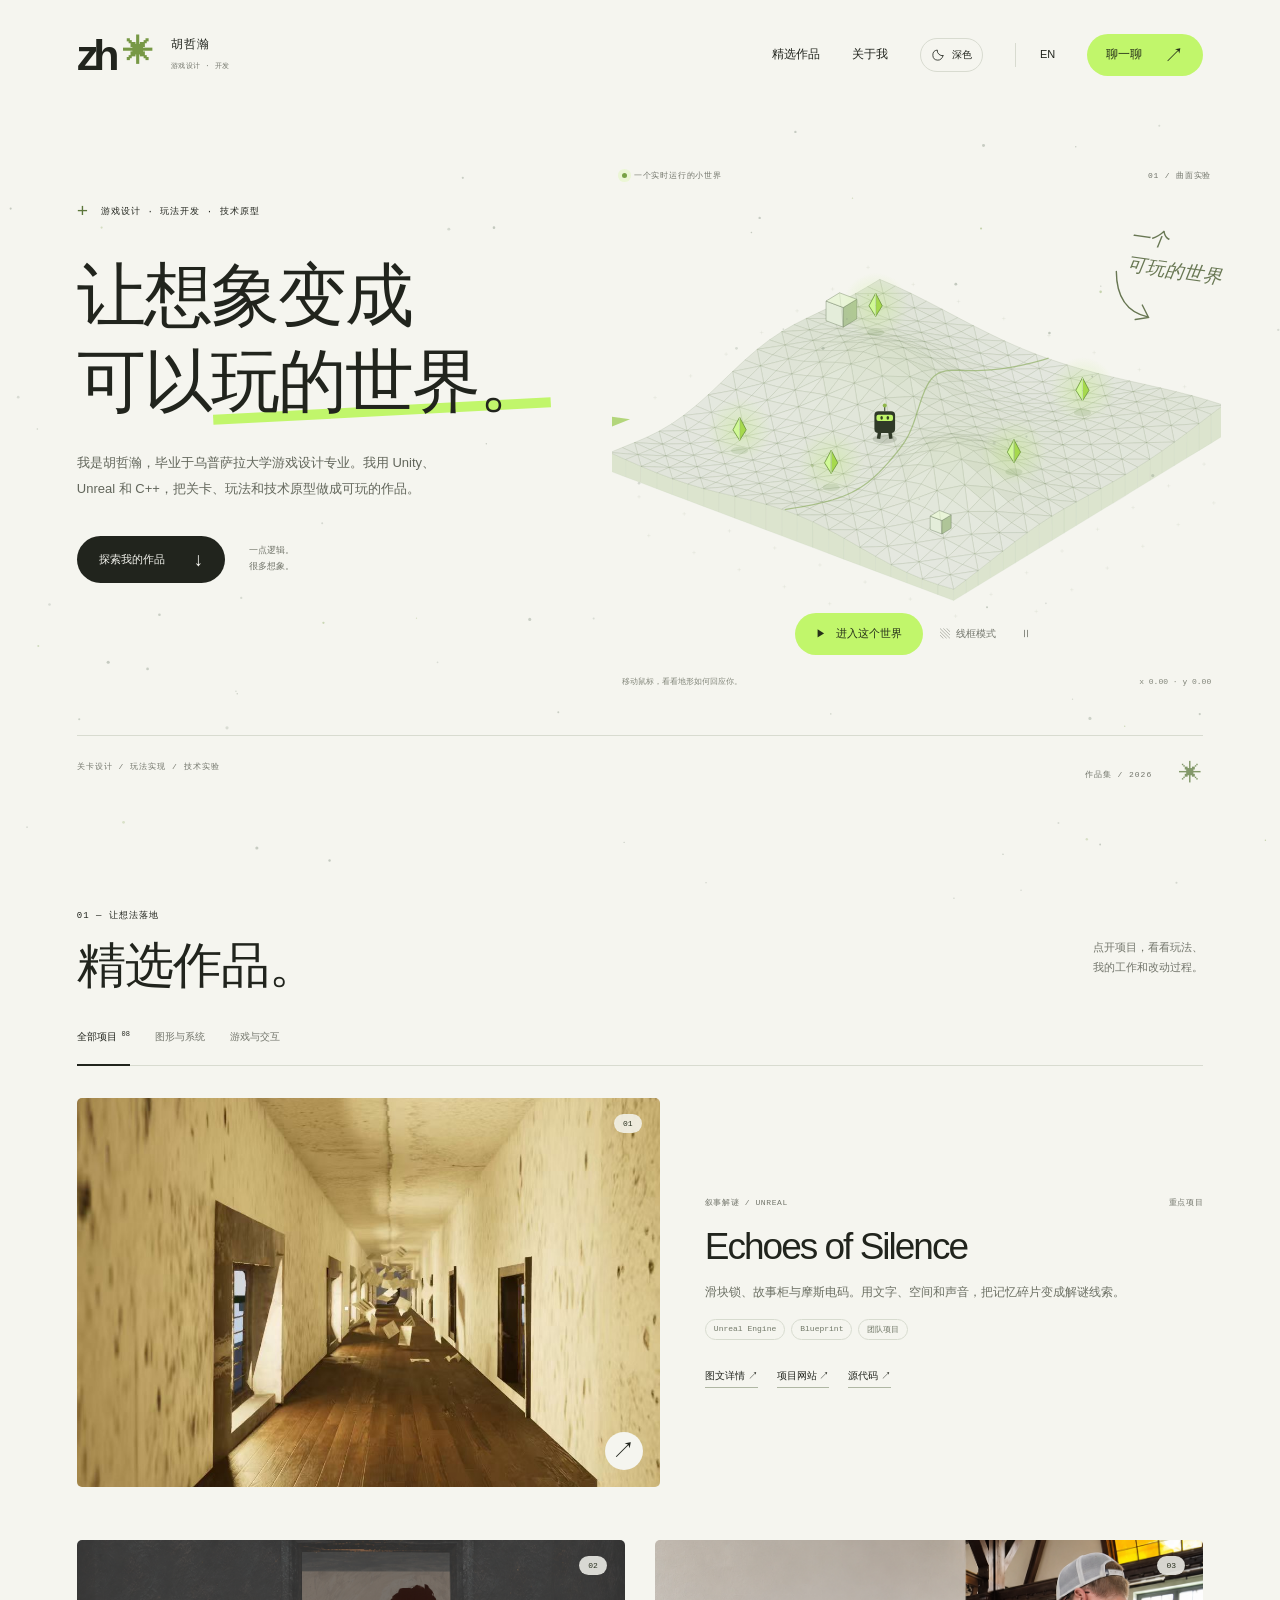
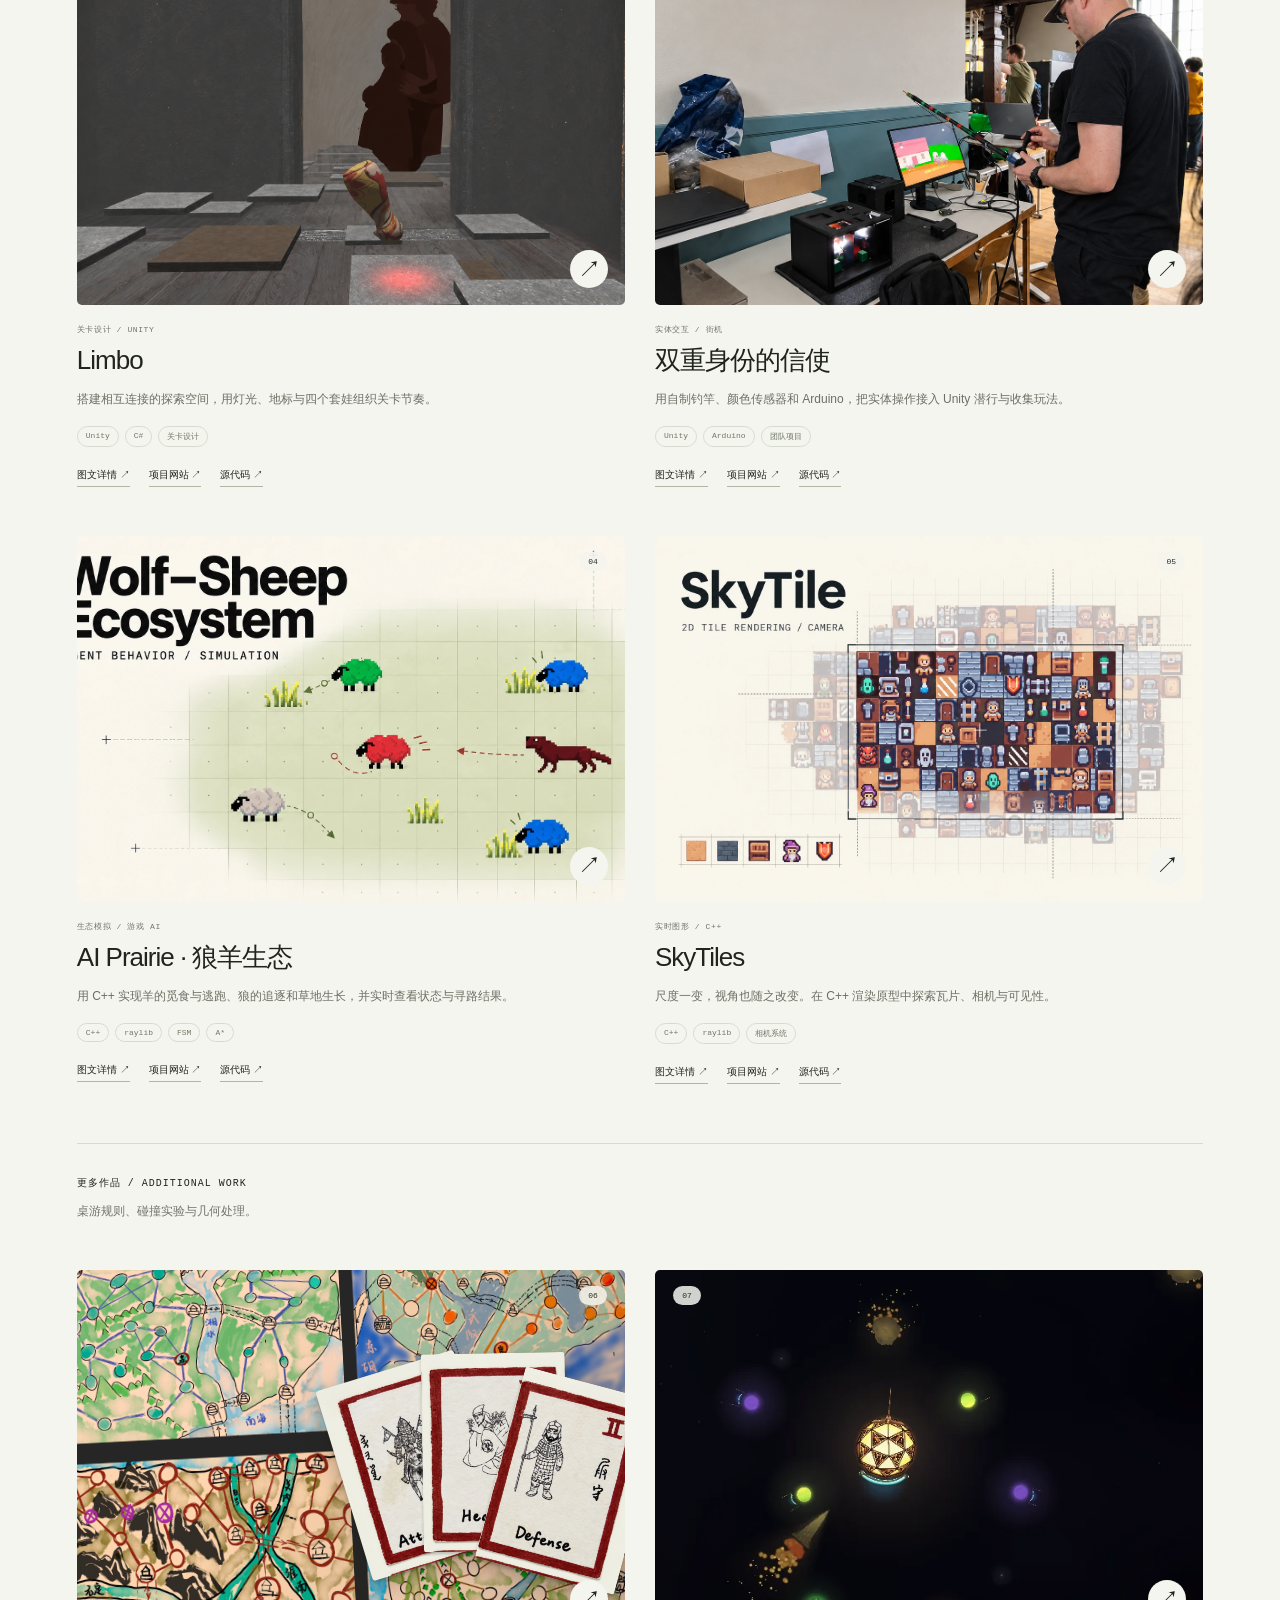
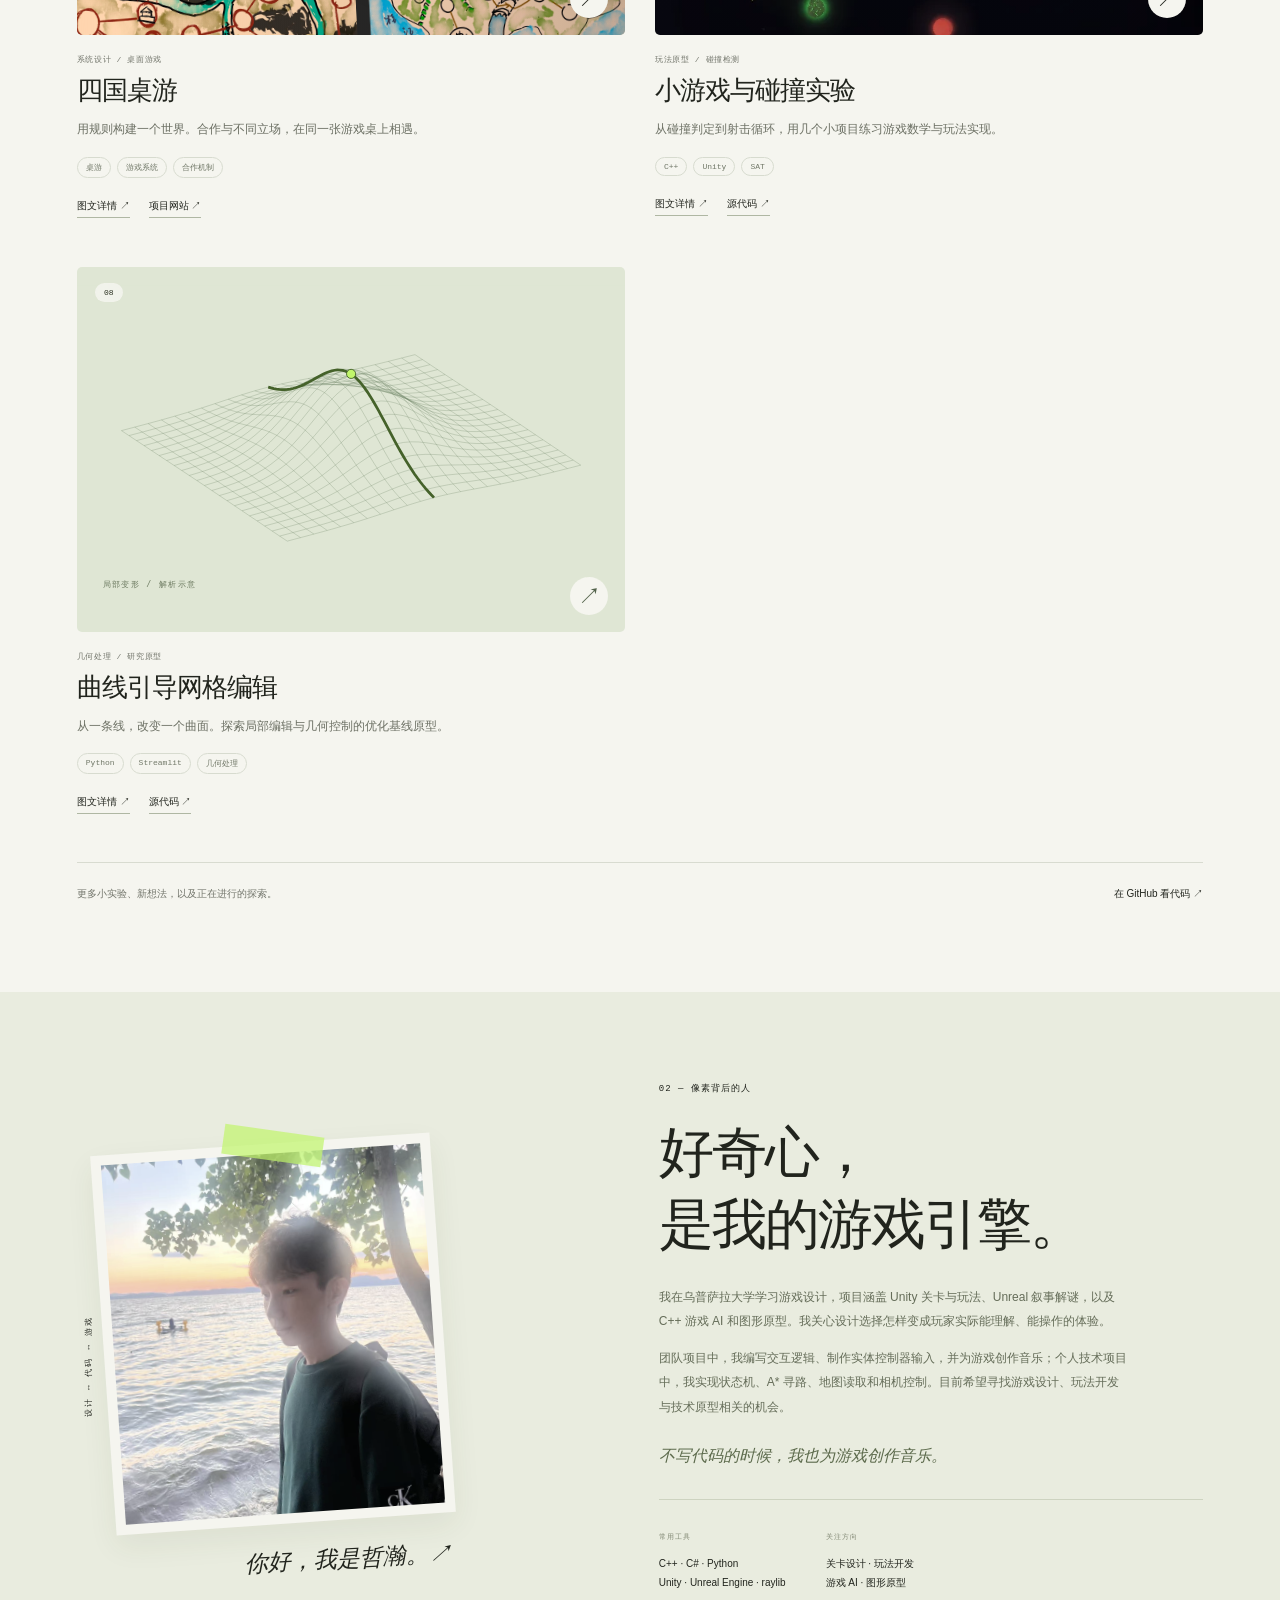
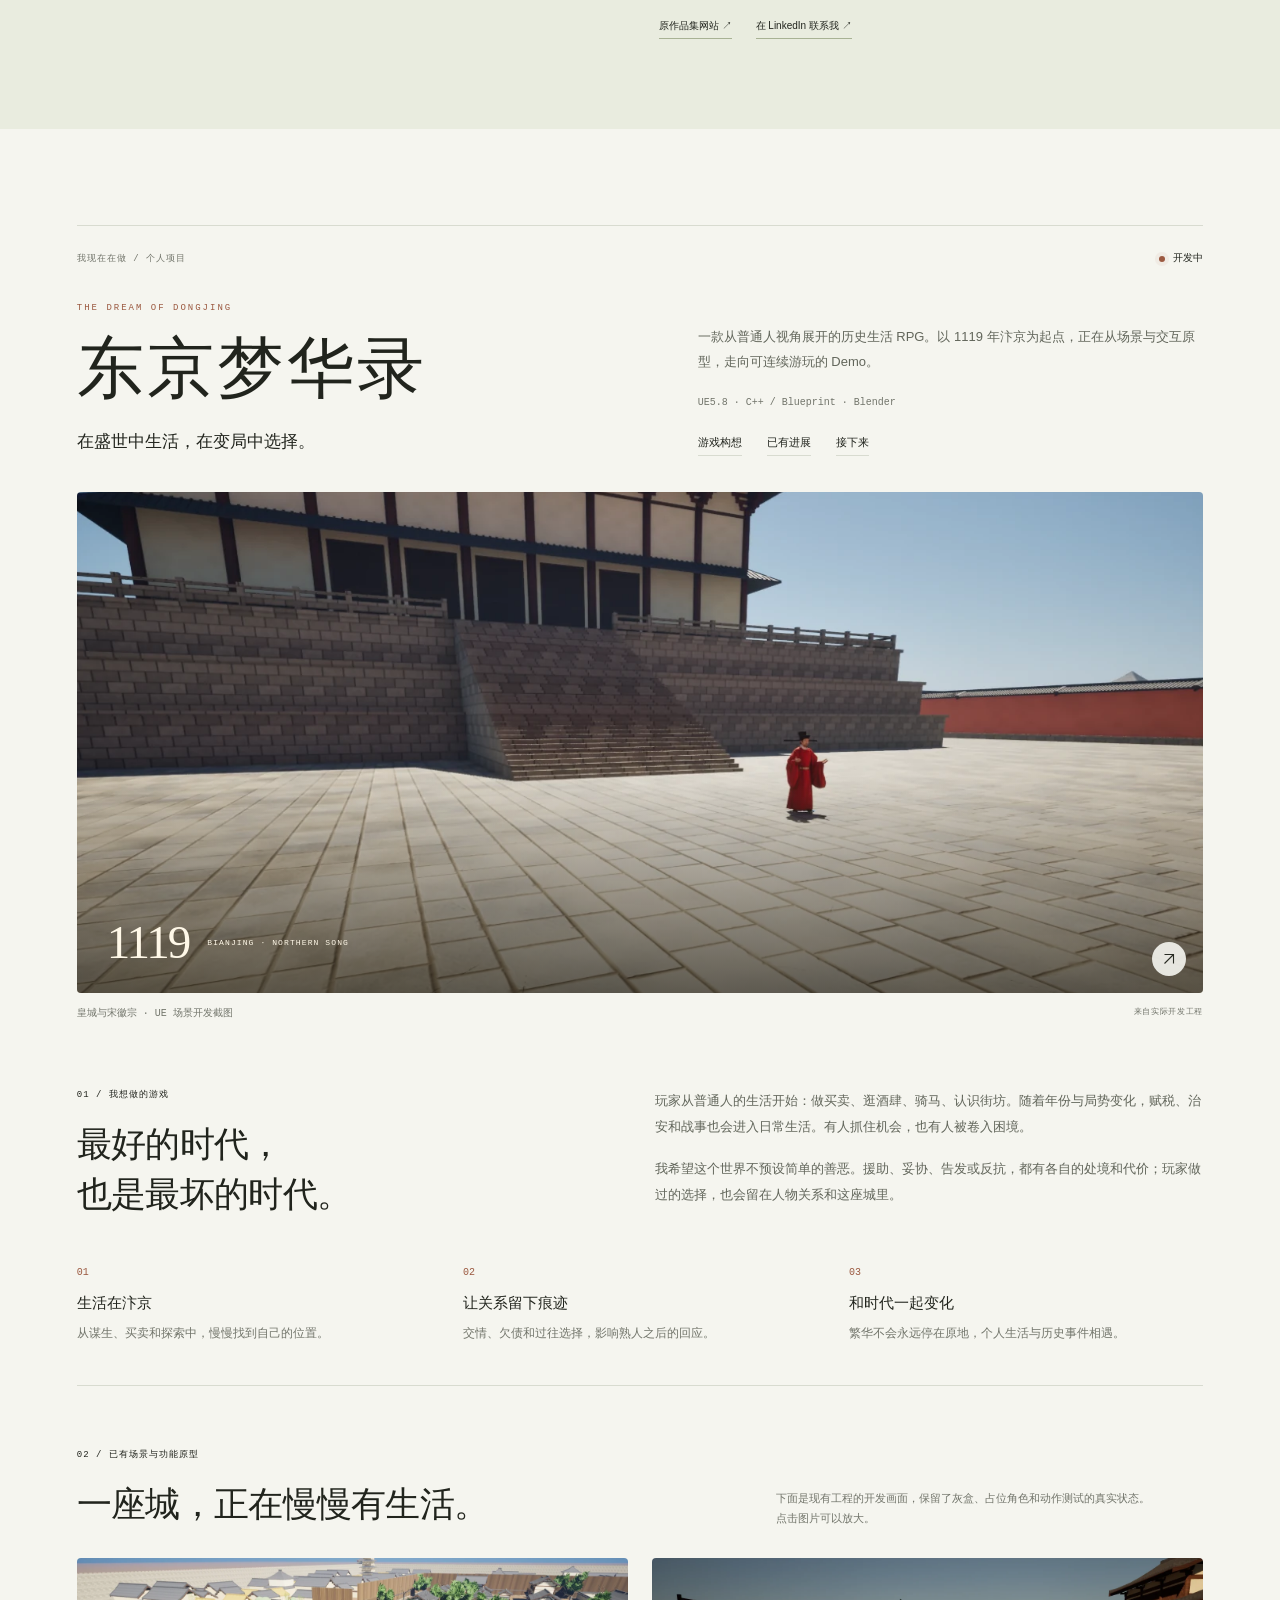
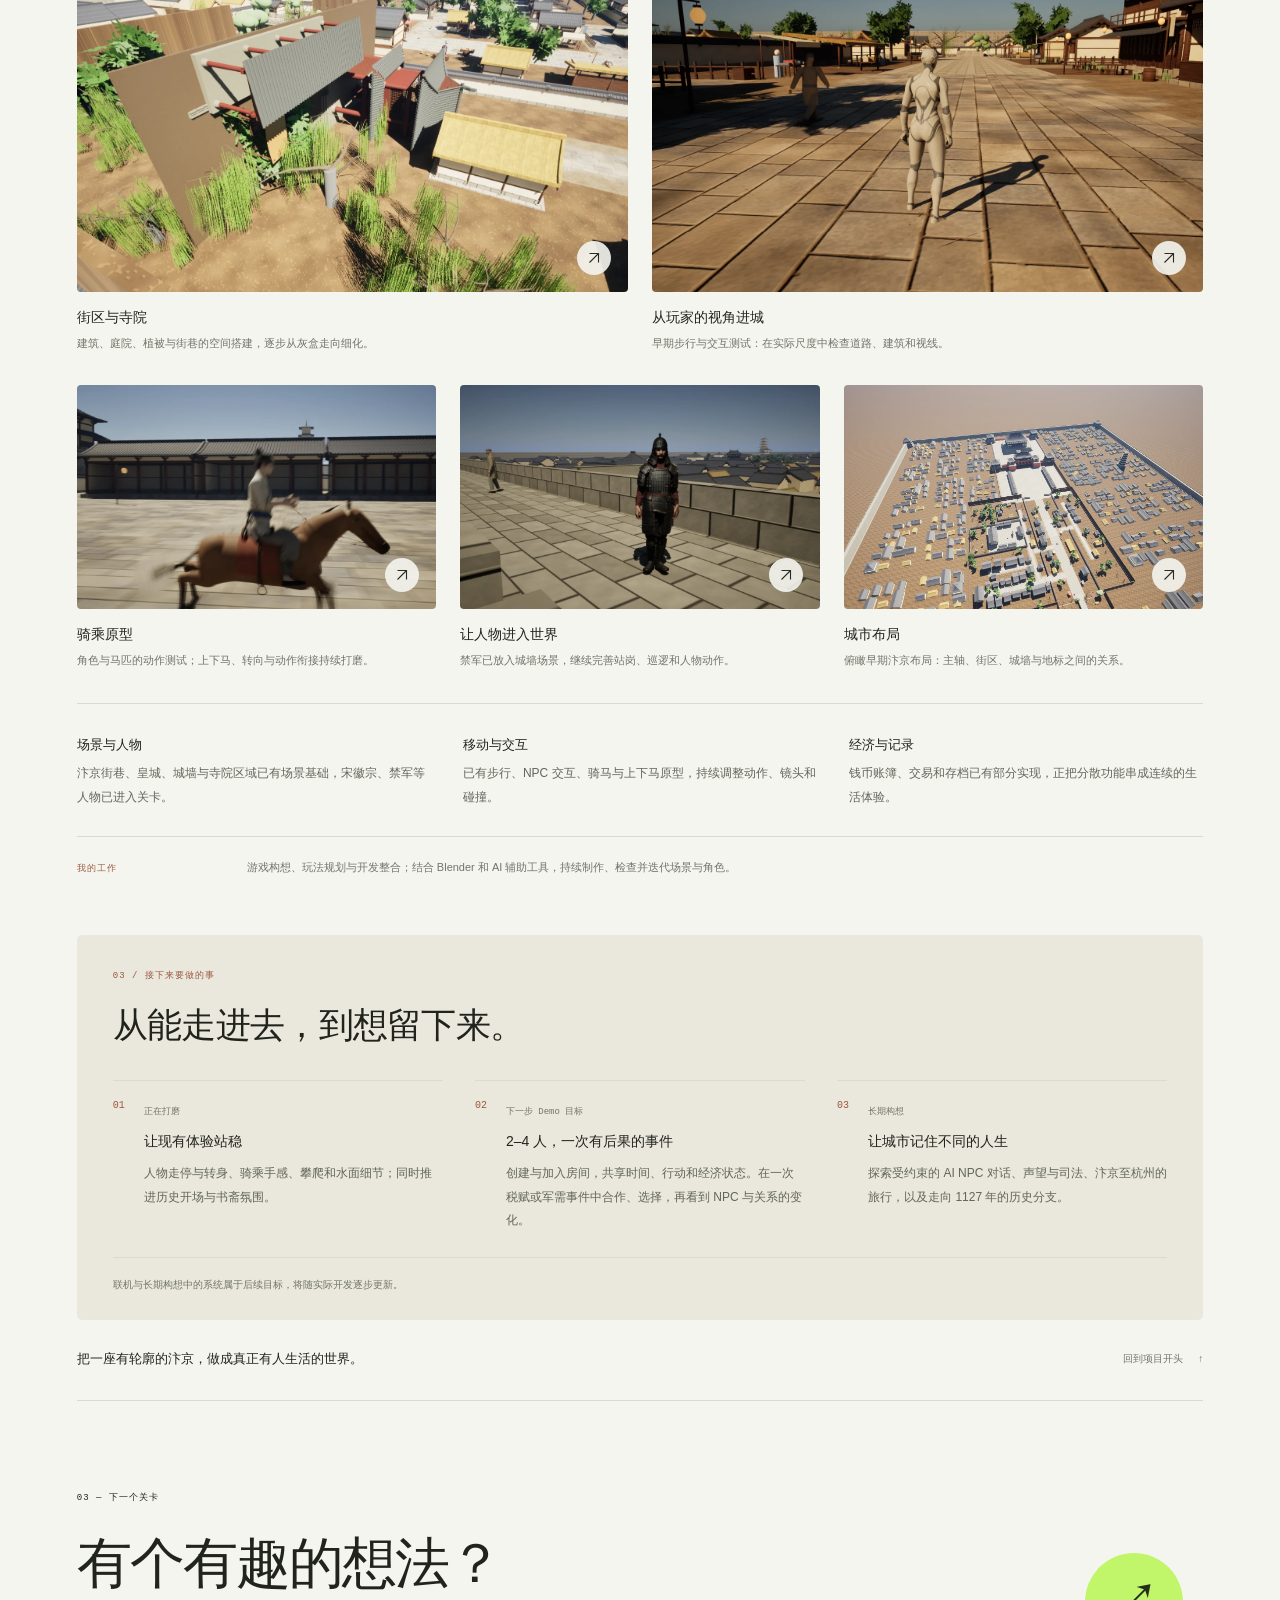
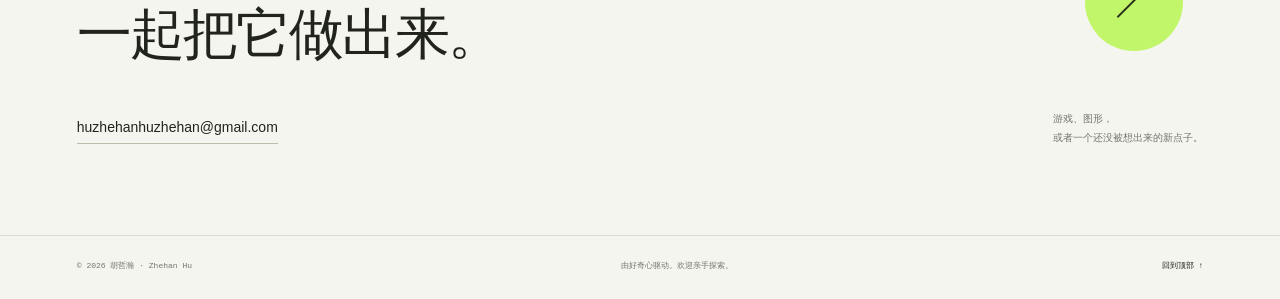
<file: index.html>
<!doctype html>
<html lang="zh-CN">
<head>
  <meta charset="utf-8">
  <meta name="viewport" content="width=device-width,initial-scale=1">
  <meta name="theme-color" content="#f5f5ef">
  <meta name="description" content="胡哲瀚的游戏设计与开发作品集：Unity 关卡、Unreal 叙事解谜、Arduino 街机、C++ 游戏 AI 与图形技术原型。">
  <title>胡哲瀚 · 游戏设计与开发作品集</title>
  <link rel="icon" type="image/svg+xml" href="./assets/icon.svg">
  <script src="./theme.js"></script>
  <link rel="stylesheet" href="./style.css?v=a788c5cf2c16">
</head>
<body>
  <canvas id="ambient" class="ambient-layer" aria-hidden="true"></canvas>
  <a class="skip" href="#work" data-i18n="skip">跳到精选作品</a>
  <header class="header wrap">
    <a class="brand" href="#home" aria-label="胡哲瀚的作品集首页"><span class="brand-symbol">zh<span>✳</span></span><span class="brand-name"><span data-i18n="name">胡哲瀚</span><br><small data-i18n="brand">游戏设计 · 开发</small></span></a>
    <nav aria-label="主导航">
      <a href="#work" data-i18n="navWork">精选作品</a>
      <a href="#about" data-i18n="navAbout">关于我</a>
      <button class="theme-toggle" type="button" data-theme-toggle aria-label="切换到深色模式" aria-pressed="false"><svg class="theme-moon" viewBox="0 0 24 24" aria-hidden="true"><path d="M20.5 13.2A8.7 8.7 0 0 1 10.8 3.5a8.7 8.7 0 1 0 9.7 9.7Z"/></svg><svg class="theme-sun" viewBox="0 0 24 24" aria-hidden="true"><circle cx="12" cy="12" r="3.5"/><path d="M12 2v2m0 16v2M2 12h2m16 0h2M5 5l1.4 1.4m11.2 11.2L19 19M5 19l1.4-1.4M17.6 6.4 19 5"/></svg><span data-theme-label>深色</span></button>
      <button class="language" id="language" type="button" aria-label="Switch to English">EN</button>
      <a class="contact-nav" href="#contact"><span data-i18n="navContact">聊一聊</span><span aria-hidden="true">↗</span></a>
    </nav>
  </header>

  <main id="home">
    <section class="hero wrap" aria-labelledby="hero-title">
      <div class="hero-copy">
        <div class="eyebrow"><span class="tiny-cross" aria-hidden="true">+</span><span data-i18n="eyebrow">游戏设计 · 玩法开发 · 技术原型</span></div>
        <h1 id="hero-title" data-i18n="heroTitle">让想象变成<br>可以<em>玩的世界。</em></h1>
        <p class="hero-intro" data-i18n="heroIntro">我是胡哲瀚，毕业于乌普萨拉大学游戏设计专业。我用 Unity、Unreal 和 C++，把关卡、玩法和技术原型做成可玩的作品。</p>
        <div class="hero-actions"><a class="button dark" href="#work"><span data-i18n="explore">探索我的作品</span><span aria-hidden="true">↓</span></a><span class="hero-note" data-i18n="heroNote">一点逻辑。<br>很多想象。</span></div>
      </div>

      <figure class="playground" id="playground" aria-labelledby="scene-caption">
        <div class="scene-top"><span><i class="live-dot" aria-hidden="true"></i><span data-i18n="liveWorld">一个实时运行的小世界</span></span><span id="world-mode" data-i18n="surfaceMode">01 / 曲面实验</span></div>
        <canvas id="world" tabindex="0" role="application" aria-label="Interactive geometric world. Press Play, then use arrow keys or W A S D to collect five green crystals. You can also click or tap a destination." aria-describedby="scene-hint"></canvas>
        <div class="scene-sticker" aria-hidden="true"><span data-i18n="sticker">一个<br><em>可玩的世界</em></span><svg viewBox="0 0 60 40"><path d="M4 4Q25 36 55 25M44 18L56 25L46 34"/></svg></div>
        <div class="scene-hud" id="scene-hud" hidden><span class="hud-icon" aria-hidden="true">◆</span><span id="score">0 / 5</span><span class="hud-label" data-i18n="fragments">能量碎片</span><button id="restart" type="button" data-i18n="restart">重新开始 ↻</button></div>
        <div class="scene-controls"><button class="play-button" id="play" type="button"><span class="play-icon" aria-hidden="true">▶</span><span data-i18n="play">进入这个世界</span></button><button class="mesh-toggle" id="mesh-toggle" type="button" aria-pressed="false"><span aria-hidden="true">▧</span><span data-i18n="wireframe">线框模式</span></button><button class="motion-toggle" id="motion-toggle" type="button" aria-pressed="false" aria-label="暂停动画">Ⅱ</button></div>
        <figcaption id="scene-caption"><span id="scene-hint" data-i18n="sceneHint">移动鼠标，看看地形如何回应你。</span><span class="coordinates" aria-hidden="true" id="coordinates">x 0.00 · y 0.00</span></figcaption>
        <div class="scene-message" id="scene-message" role="status" aria-live="polite"></div>
      </figure>
      <div class="hero-footer"><span data-i18n="heroFoot">关卡设计 / 玩法实现 / 技术实验</span><span><span data-i18n="portfolio">作品集 / 2026</span> <span class="asterisk" aria-hidden="true">✳</span></span></div>
    </section>

    <section class="work wrap" id="work" aria-labelledby="work-title">
      <div class="section-heading"><div><div class="eyebrow" data-i18n="workEyebrow">01 — 让想法落地</div><h2 id="work-title" data-i18n="workTitle">精选<em>作品。</em></h2></div><p data-i18n="workIntro">点开项目，看看玩法、<br>我的工作和改动过程。</p></div>
      <div class="filters" role="group" aria-label="按项目方向筛选"><button class="active" data-filter="all" aria-pressed="true" data-i18n="filterAll">全部项目 <sup>08</sup></button><button data-filter="systems" aria-pressed="false" data-i18n="filterSystems">图形与系统</button><button data-filter="games" aria-pressed="false" data-i18n="filterGames">游戏与交互</button></div>
      <div class="project-grid" id="project-grid"></div>
      <noscript><p>可以直接查看项目：<a href="./projects/echoes-of-silence.html">Echoes of Silence</a>、<a href="./projects/limbo.html">Limbo</a>、<a href="./projects/arcade.html">街机装置</a>、<a href="./projects/ai-prairie.html">AI Prairie</a>、<a href="./projects/skytiles.html">SkyTiles</a>、<a href="./projects/four-kingdoms.html">四国</a>、<a href="./projects/mini-games.html">小游戏</a>、<a href="./projects/mesh-editing.html">网格编辑</a>。</p></noscript>
      <div class="work-bottom"><span data-i18n="moreExperiments">更多小实验、新想法，以及正在进行的探索。</span><a href="https://github.com/siempre-2004" target="_blank" rel="noopener noreferrer"><span data-i18n="allCode">在 GitHub 看代码</span> ↗</a></div>
    </section>

    <section class="about" id="about" aria-labelledby="about-title"><div class="wrap about-layout">
      <div class="about-visual"><div class="portrait-frame"><img src="./assets/portrait.jpg" width="600" height="780" loading="lazy" alt="胡哲瀚" id="portrait"><span class="portrait-tape" aria-hidden="true"></span></div><span class="portrait-note" data-i18n="portraitNote">你好，我是哲瀚。↗</span><div class="orbit-label" aria-hidden="true" data-i18n="orbit">设计 ↔ 代码 ↔ 游戏</div></div>
      <div class="about-copy"><div class="eyebrow" data-i18n="aboutEyebrow">02 — 像素背后的人</div><h2 id="about-title" data-i18n="aboutTitle">好奇心，<br>是我的<em>游戏引擎。</em></h2><p data-i18n="aboutOne">我在乌普萨拉大学学习游戏设计，项目涵盖 Unity 关卡与玩法、Unreal 叙事解谜，以及 C++ 游戏 AI 和图形原型。我关心设计选择怎样变成玩家实际能理解、能操作的体验。</p><p data-i18n="aboutTwo">团队项目中，我编写交互逻辑、制作实体控制器输入，并为游戏创作音乐；个人技术项目中，我实现状态机、A* 寻路、地图读取和相机控制。目前希望寻找游戏设计、玩法开发与技术原型相关的机会。</p><p class="music-note" data-i18n="aboutMusic">不写代码的时候，我也为游戏创作音乐。</p><div class="skill-rows"><div><span data-i18n="skillBuild">常用工具</span><p>C++ · C# · Python<br>Unity · Unreal Engine · raylib</p></div><div><span data-i18n="skillExplore">关注方向</span><p data-i18n="skillTopics">关卡设计 · 玩法开发<br>游戏 AI · 图形原型</p></div></div><a class="text-link archive-link" href="https://zhehanhu.creght.site/" target="_blank" rel="noopener noreferrer"><span data-i18n="archiveLink">原作品集网站</span> ↗</a><a class="text-link" href="https://www.linkedin.com/in/zhehan-h-4b0a01293/" target="_blank" rel="noopener noreferrer"><span data-i18n="linkedin">在 LinkedIn 联系我</span> ↗</a></div>
    </div></section>

    <section class="current-project" id="in-progress" aria-labelledby="current-project-title"><div class="wrap">
      <div class="dj-topline"><span class="eyebrow" data-i18n="currentEyebrow">我现在在做 / 个人项目</span><span class="dj-status"><i aria-hidden="true"></i><span  data-i18n="currentStatus">开发中</span></span></div>
      <div class="dj-heading">
        <div><p class="dj-english-name">THE DREAM OF DONGJING</p><h2 id="current-project-title" data-i18n="currentTitle">东京梦华录</h2><p class="dj-hook" data-i18n="djHook">在盛世中生活，在变局中选择。</p></div>
        <div class="dj-introduction"><p  data-i18n="djIntro">一款从普通人视角展开的历史生活 RPG。以 1119 年汴京为起点，正在从场景与交互原型，走向可连续游玩的 Demo。</p><p class="dj-tools" data-i18n="currentType">UE5.8 · C++ / Blueprint · Blender</p><nav class="dj-nav" aria-label="东京梦华录项目内容"><a href="#dj-vision"><span  data-i18n="djVisionLink">游戏构想</span></a><a href="#dj-progress"><span  data-i18n="djProgressLink">已有进展</span></a><a href="#dj-next"><span  data-i18n="djNextLink">接下来</span></a></nav></div>
      </div>
      <figure class="dj-hero"><button class="dj-photo" type="button" data-dj-zoom data-dj-src="./assets/projects/dongjing-palace.webp" aria-label="放大图片：皇城与宋徽宗"><img src="./assets/projects/dongjing-palace.webp" alt="皇城与宋徽宗 · UE 场景开发截图" data-dj-alt="djHeroCaption" width="1421" height="976" loading="lazy" decoding="async"><span class="dj-hero-stamp" aria-hidden="true"><b>1119</b><span>BIANJING · NORTHERN SONG</span></span><span class="dj-zoom-icon"><svg viewBox="0 0 24 24" aria-hidden="true"><path d="M6 18 18 6M6 6h12v12"/></svg></span></button><figcaption><span  data-i18n="djHeroCaption">皇城与宋徽宗 · UE 场景开发截图</span><span  data-i18n="djPhotoNote">来自实际开发工程</span></figcaption></figure>
      <div class="dj-vision" id="dj-vision"><div><div class="eyebrow" data-i18n="djVisionEyebrow">01 / 我想做的游戏</div><h3  data-i18n="djVisionTitle">最好的时代，<br>也是最坏的时代。</h3></div><div class="dj-vision-copy"><p  data-i18n="djVisionBody">玩家从普通人的生活开始：做买卖、逛酒肆、骑马、认识街坊。随着年份与局势变化，赋税、治安和战事也会进入日常生活。有人抓住机会，也有人被卷入困境。</p><p  data-i18n="djVisionBodyTwo">我希望这个世界不预设简单的善恶。援助、妥协、告发或反抗，都有各自的处境和代价；玩家做过的选择，也会留在人物关系和这座城里。</p></div></div>
      <div class="dj-pillars"><div><span class="dj-number">01</span><h4  data-i18n="djPillarOne">生活在汴京</h4><p  data-i18n="djPillarOneBody">从谋生、买卖和探索中，慢慢找到自己的位置。</p></div><div><span class="dj-number">02</span><h4  data-i18n="djPillarTwo">让关系留下痕迹</h4><p  data-i18n="djPillarTwoBody">交情、欠债和过往选择，影响熟人之后的回应。</p></div><div><span class="dj-number">03</span><h4  data-i18n="djPillarThree">和时代一起变化</h4><p  data-i18n="djPillarThreeBody">繁华不会永远停在原地，个人生活与历史事件相遇。</p></div></div>
      <div class="dj-progress" id="dj-progress"><div class="dj-section-heading"><div><div class="eyebrow" data-i18n="djProgressEyebrow">02 / 已有场景与功能原型</div><h3  data-i18n="djProgressTitle">一座城，正在慢慢有生活。</h3></div><p  data-i18n="djProgressNote">下面是现有工程的开发画面，保留了灰盒、占位角色和动作测试的真实状态。点击图片可以放大。</p></div>
        <div class="dj-gallery">
          <figure class="dj-shot dj-shot-wide"><button type="button" class="dj-photo" data-dj-zoom data-dj-src="./assets/projects/dongjing-temple.webp" aria-label="放大图片：街区与寺院"><img src="./assets/projects/dongjing-temple.webp" width="1409" height="1128" alt="建筑、庭院、植被与街巷的空间搭建，逐步从灰盒走向细化。" data-dj-alt="djTempleCaption" loading="lazy" decoding="async"><span class="dj-zoom-icon"><svg viewBox="0 0 24 24" aria-hidden="true"><path d="M6 18 18 6M6 6h12v12"/></svg></span></button><figcaption><h4  data-i18n="djTempleTitle">街区与寺院</h4><p  data-i18n="djTempleCaption">建筑、庭院、植被与街巷的空间搭建，逐步从灰盒走向细化。</p></figcaption></figure>
          <figure class="dj-shot dj-shot-wide"><button type="button" class="dj-photo" data-dj-zoom data-dj-src="./assets/projects/dongjing-street.webp" aria-label="放大图片：从玩家的视角进城"><img src="./assets/projects/dongjing-street.webp" width="1420" height="1145" alt="早期步行与交互测试：在实际尺度中检查道路、建筑和视线。" data-dj-alt="djStreetCaption" loading="lazy" decoding="async"><span class="dj-zoom-icon"><svg viewBox="0 0 24 24" aria-hidden="true"><path d="M6 18 18 6M6 6h12v12"/></svg></span></button><figcaption><h4  data-i18n="djStreetTitle">从玩家的视角进城</h4><p  data-i18n="djStreetCaption">早期步行与交互测试：在实际尺度中检查道路、建筑和视线。</p></figcaption></figure>
          <figure class="dj-shot "><button type="button" class="dj-photo" data-dj-zoom data-dj-src="./assets/projects/dongjing-horse.webp" aria-label="放大图片：骑乘原型"><img src="./assets/projects/dongjing-horse.webp" width="1150" height="640" alt="角色与马匹的动作测试；上下马、转向与动作衔接持续打磨。" data-dj-alt="djHorseCaption" loading="lazy" decoding="async"><span class="dj-zoom-icon"><svg viewBox="0 0 24 24" aria-hidden="true"><path d="M6 18 18 6M6 6h12v12"/></svg></span></button><figcaption><h4  data-i18n="djHorseTitle">骑乘原型</h4><p  data-i18n="djHorseCaption">角色与马匹的动作测试；上下马、转向与动作衔接持续打磨。</p></figcaption></figure>
          <figure class="dj-shot "><button type="button" class="dj-photo" data-dj-zoom data-dj-src="./assets/projects/dongjing-guard.webp" aria-label="放大图片：让人物进入世界"><img src="./assets/projects/dongjing-guard.webp" width="1150" height="640" alt="禁军已放入城墙场景，继续完善站岗、巡逻和人物动作。" data-dj-alt="djGuardCaption" loading="lazy" decoding="async"><span class="dj-zoom-icon"><svg viewBox="0 0 24 24" aria-hidden="true"><path d="M6 18 18 6M6 6h12v12"/></svg></span></button><figcaption><h4  data-i18n="djGuardTitle">让人物进入世界</h4><p  data-i18n="djGuardCaption">禁军已放入城墙场景，继续完善站岗、巡逻和人物动作。</p></figcaption></figure>
          <figure class="dj-shot "><button type="button" class="dj-photo" data-dj-zoom data-dj-src="./assets/projects/dongjing-city.webp" aria-label="放大图片：城市布局"><img src="./assets/projects/dongjing-city.webp" width="1420" height="1145" alt="俯瞰早期汴京布局：主轴、街区、城墙与地标之间的关系。" data-dj-alt="djCityCaption" loading="lazy" decoding="async"><span class="dj-zoom-icon"><svg viewBox="0 0 24 24" aria-hidden="true"><path d="M6 18 18 6M6 6h12v12"/></svg></span></button><figcaption><h4  data-i18n="djCityTitle">城市布局</h4><p  data-i18n="djCityCaption">俯瞰早期汴京布局：主轴、街区、城墙与地标之间的关系。</p></figcaption></figure>
        </div>
        <div class="dj-systems"><div><h4  data-i18n="djSystemsOne">场景与人物</h4><p  data-i18n="djSystemsOneBody">汴京街巷、皇城、城墙与寺院区域已有场景基础，宋徽宗、禁军等人物已进入关卡。</p></div><div><h4  data-i18n="djSystemsTwo">移动与交互</h4><p  data-i18n="djSystemsTwoBody">已有步行、NPC 交互、骑马与上下马原型，持续调整动作、镜头和碰撞。</p></div><div><h4  data-i18n="djSystemsThree">经济与记录</h4><p  data-i18n="djSystemsThreeBody">钱币账簿、交易和存档已有部分实现，正把分散功能串成连续的生活体验。</p></div></div>
        <div class="dj-role"><span class="eyebrow" data-i18n="djRoleLabel">我的工作</span><p  data-i18n="djRole">游戏构想、玩法规划与开发整合；结合 Blender 和 AI 辅助工具，持续制作、检查并迭代场景与角色。</p></div>
      </div>
      <div class="dj-next" id="dj-next"><div class="dj-next-heading"><div class="eyebrow" data-i18n="djNextEyebrow">03 / 接下来要做的事</div><h3  data-i18n="djNextTitle">从能走进去，到想留下来。</h3></div><div class="dj-roadmap"><article><span class="dj-road-number">01</span><div><span class="dj-stage" data-i18n="djNowStatus">正在打磨</span><h4  data-i18n="djNowTitle">让现有体验站稳</h4><p  data-i18n="djNowBody">人物走停与转身、骑乘手感、攀爬和水面细节；同时推进历史开场与书斋氛围。</p></div></article><article><span class="dj-road-number">02</span><div><span class="dj-stage" data-i18n="djDemoStatus">下一步 Demo 目标</span><h4  data-i18n="djDemoTitle">2–4 人，一次有后果的事件</h4><p  data-i18n="djDemoBody">创建与加入房间，共享时间、行动和经济状态。在一次税赋或军需事件中合作、选择，再看到 NPC 与关系的变化。</p></div></article><article><span class="dj-road-number">03</span><div><span class="dj-stage" data-i18n="djFutureStatus">长期构想</span><h4  data-i18n="djFutureTitle">让城市记住不同的人生</h4><p  data-i18n="djFutureBody">探索受约束的 AI NPC 对话、声望与司法、汴京至杭州的旅行，以及走向 1127 年的历史分支。</p></div></article></div><p class="dj-scope-note" data-i18n="djScopeNote">联机与长期构想中的系统属于后续目标，将随实际开发逐步更新。</p></div>
      <div class="dj-closing"><p  data-i18n="djClosing">把一座有轮廓的汴京，做成真正有人生活的世界。</p><a href="#in-progress"><span  data-i18n="djBackTop">回到项目开头</span><span aria-hidden="true">↑</span></a></div>
    </div></section>

    <section class="contact wrap" id="contact" aria-labelledby="contact-title"><div class="eyebrow" data-i18n="contactEyebrow">03 — 下一个关卡</div><div class="contact-main"><h2 id="contact-title" data-i18n="contactTitle">有个有趣的想法？<br>一起把它<em>做出来。</em></h2><a class="contact-orb" href="mailto:huzhehanhuzhehan@gmail.com" aria-label="给胡哲瀚发邮件"><span aria-hidden="true">↗</span></a></div><div class="contact-bottom"><a class="email" href="mailto:huzhehanhuzhehan@gmail.com">huzhehanhuzhehan@gmail.com</a><p data-i18n="contactNote">游戏、图形，<br>或者一个还没被想出来的新点子。</p></div></section>
  </main>
  <footer class="footer wrap"><span>© <span id="year">2026</span> 胡哲瀚 · Zhehan Hu</span><span data-i18n="footerNote">由好奇心驱动。欢迎亲手探索。</span><a href="#home"><span data-i18n="backTop">回到顶部</span> ↑</a></footer>
  <dialog id="dj-gallery-dialog" class="dj-lightbox" aria-labelledby="dj-lightbox-caption"><div class="dj-lightbox-toolbar"><span id="dj-lightbox-count"></span><button id="dj-lightbox-close" type="button" aria-label="关闭图片">×</button></div><img id="dj-lightbox-image" alt=""><p id="dj-lightbox-caption"></p><div class="dj-lightbox-nav"><button id="dj-lightbox-prev" type="button" aria-label="上一张图片">←</button><button id="dj-lightbox-next" type="button" aria-label="下一张图片">→</button></div></dialog>
  <script src="./content.js?v=6d6058b76030" defer></script>
  <script src="./world.js" defer></script>
  <script src="./ambient.js" defer></script>
  <script src="./covers.js" defer></script>
  <script src="./app.js" defer></script>
  <script src="./dongjing.js?v=7ca48831fa1f" defer></script>
</body>
</html>
</file>
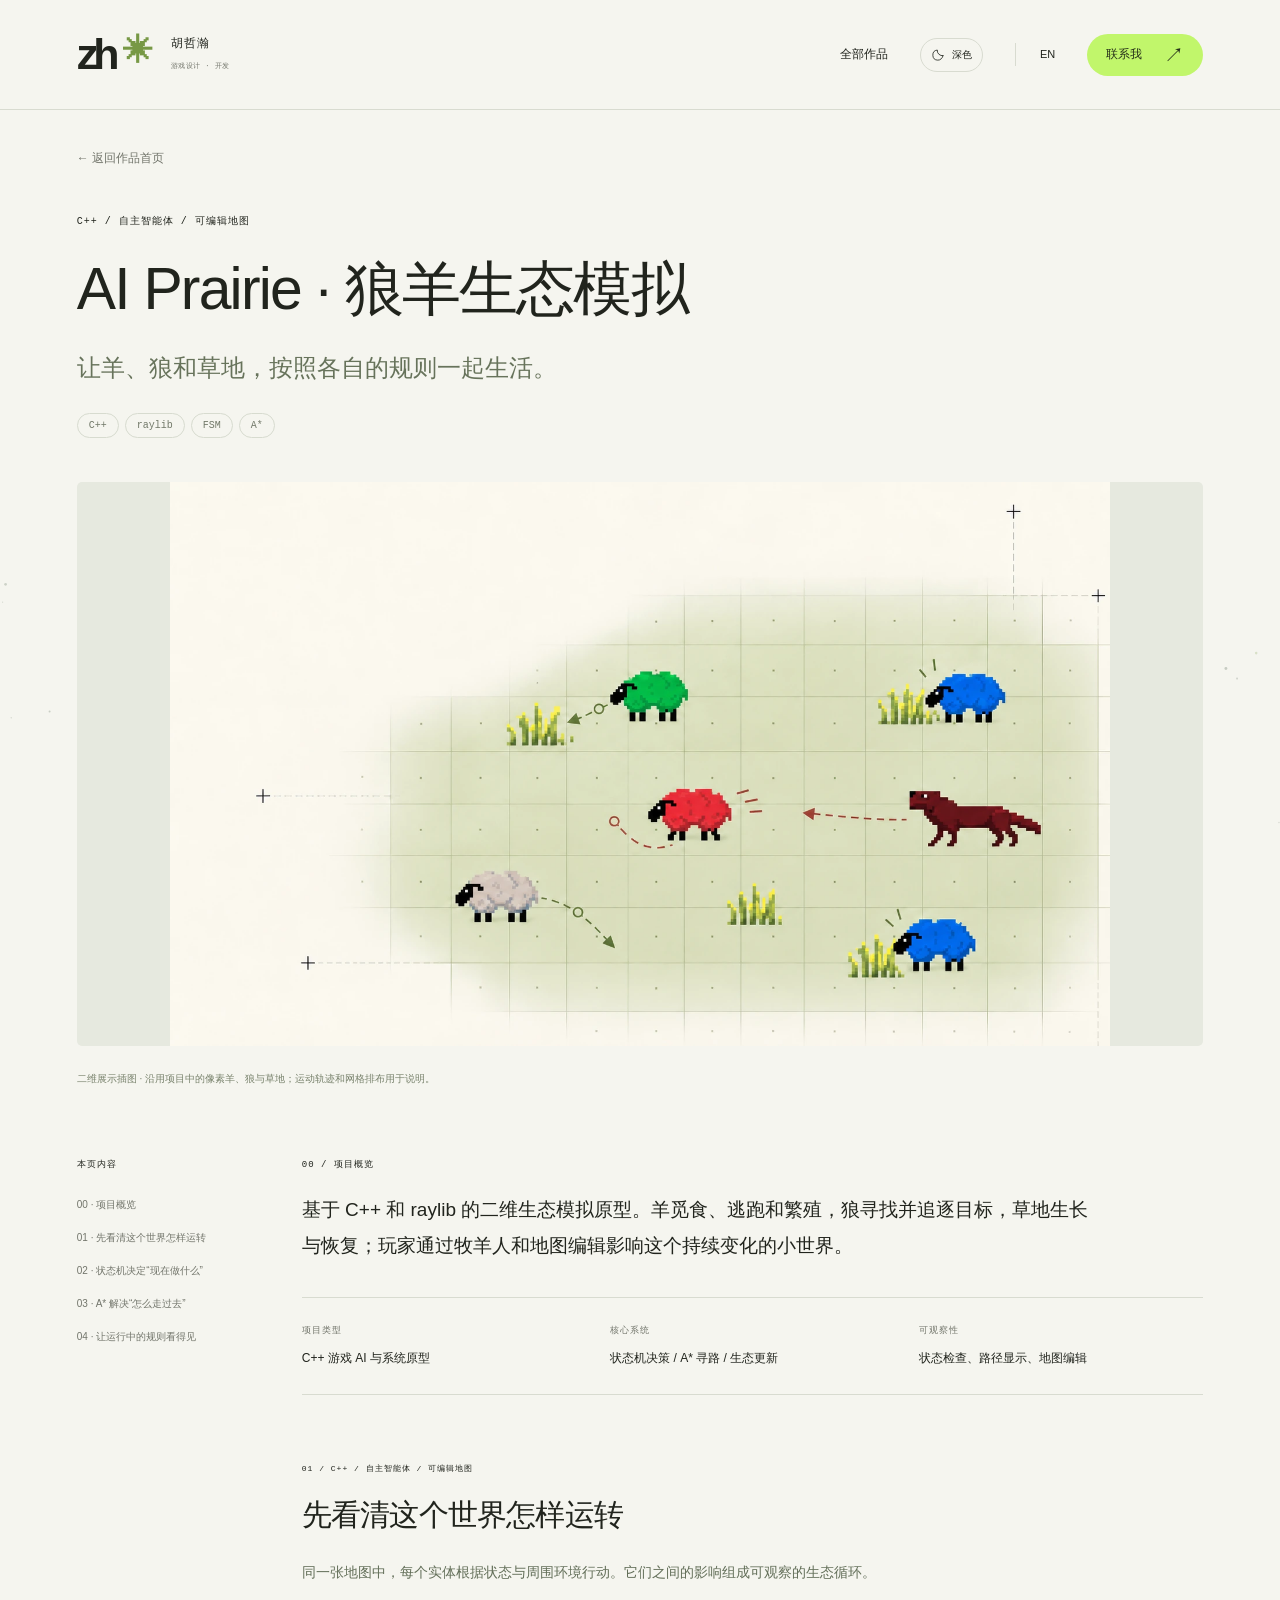
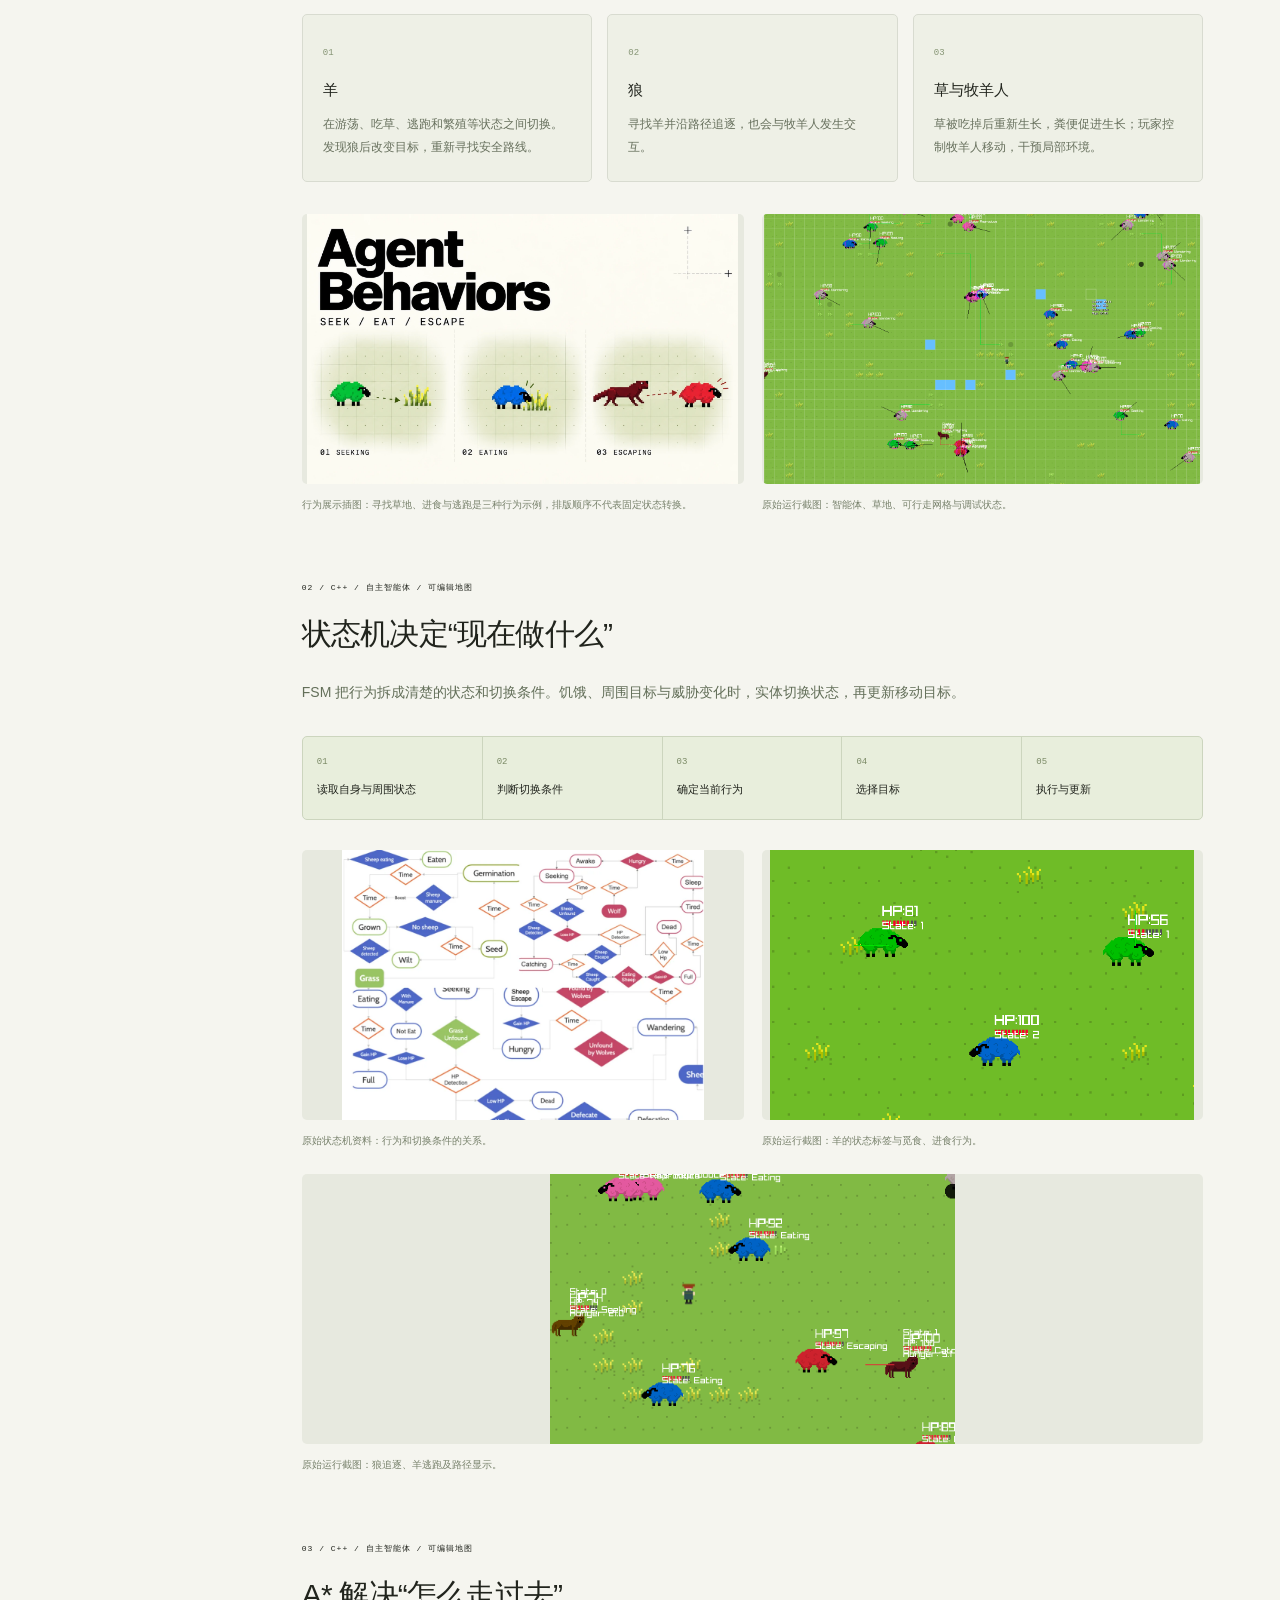
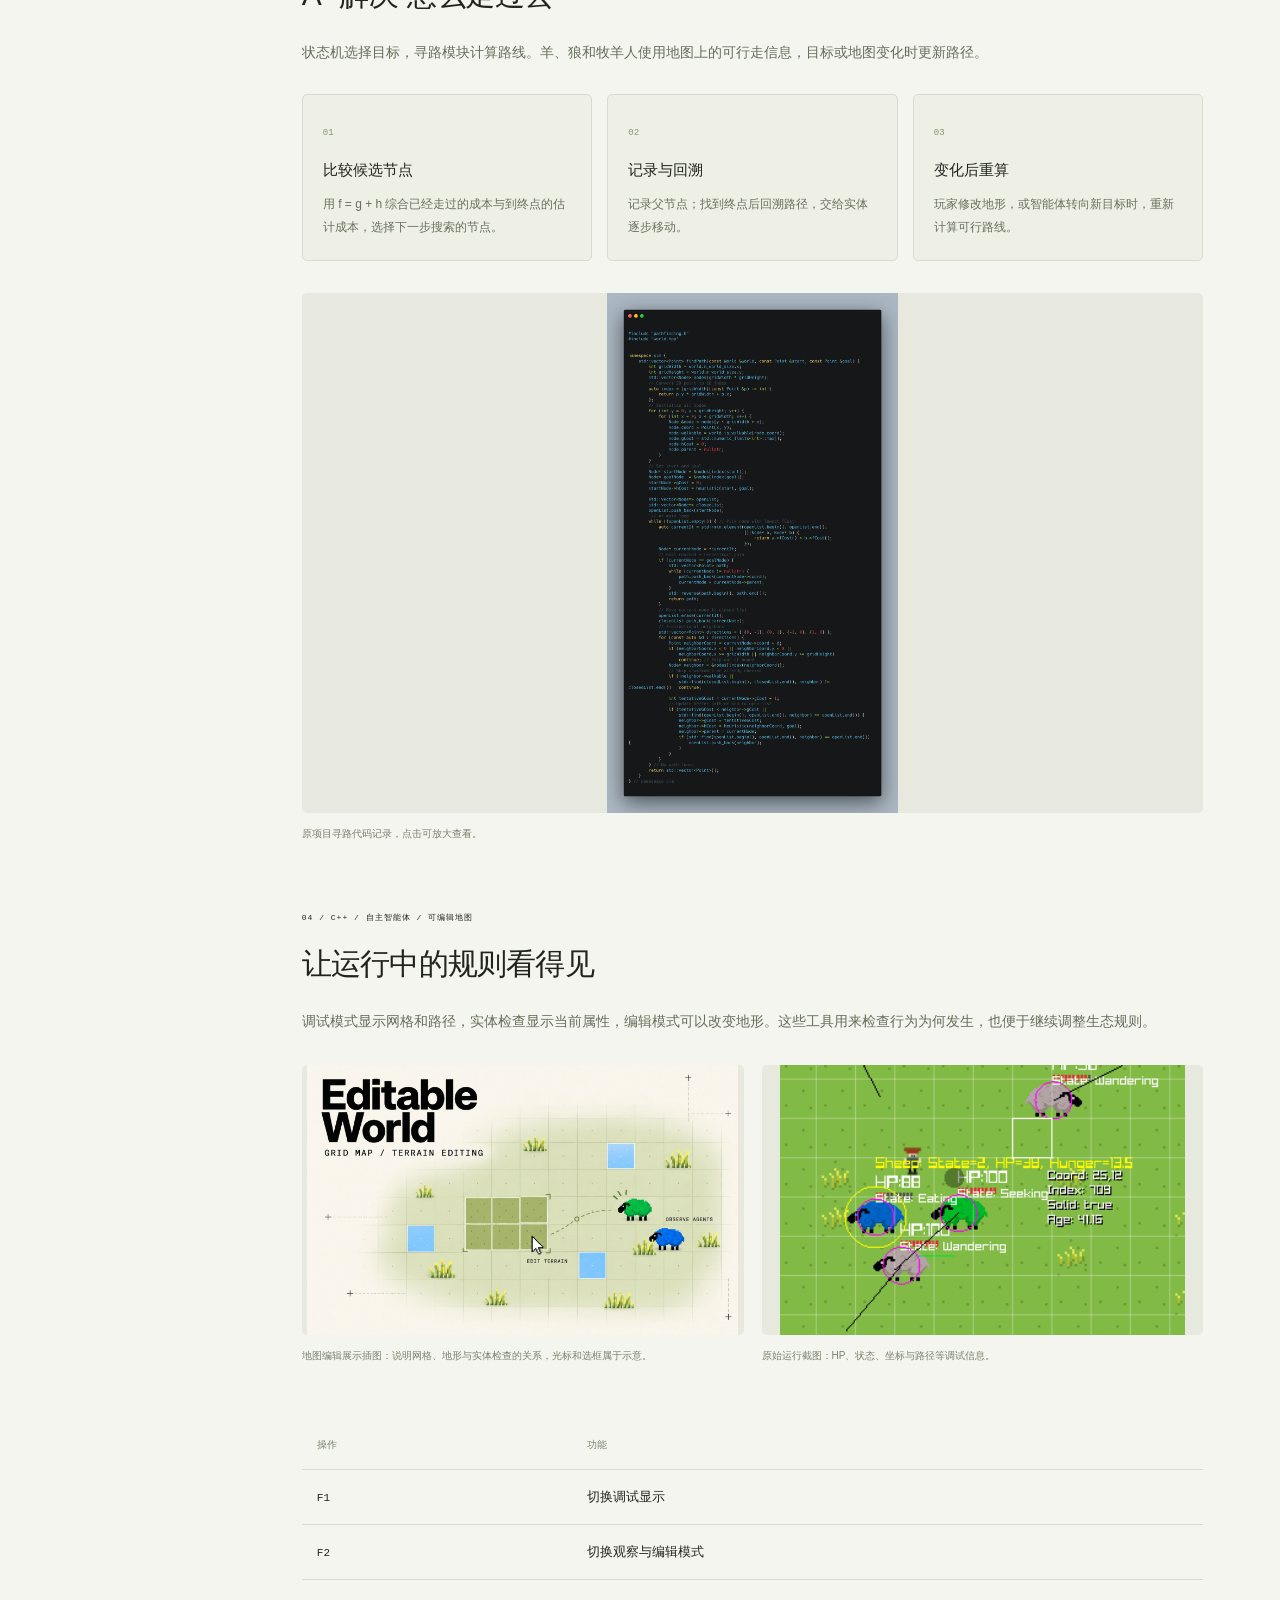
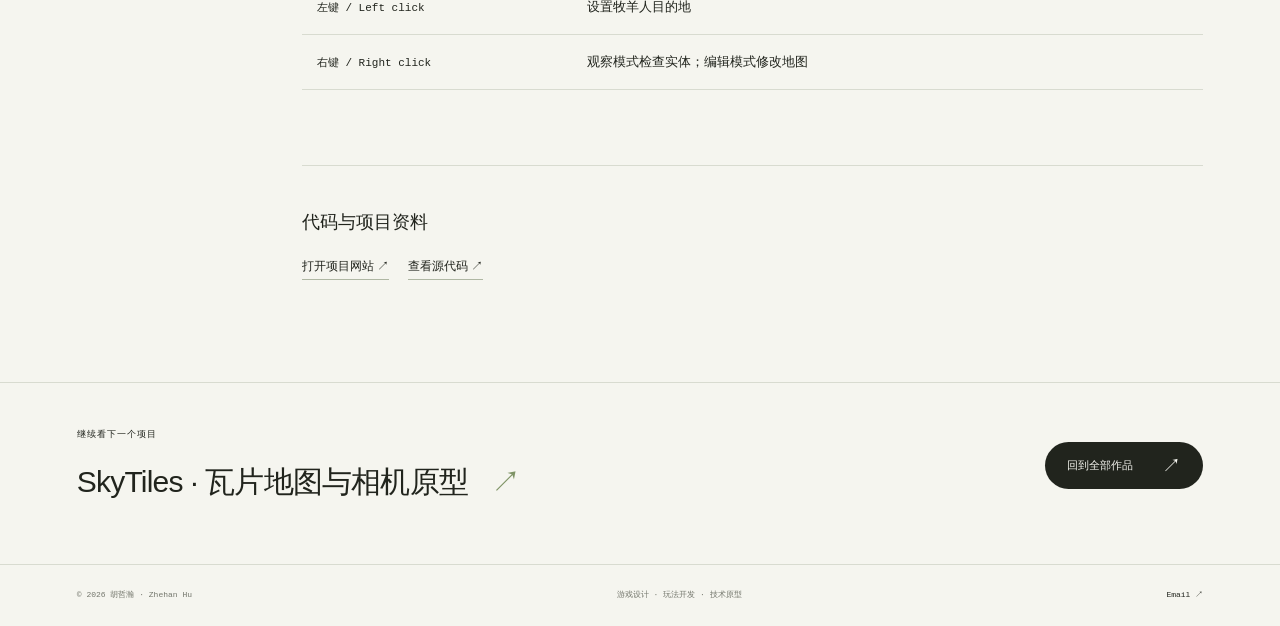
<file: projects/ai-prairie.html>
<!doctype html>
<html lang="zh-CN"><head><meta charset="utf-8"><meta name="viewport" content="width=device-width,initial-scale=1"><meta name="theme-color" content="#f5f5ef"><meta name="description" content="基于 C++ 和 raylib 的二维生态模拟原型。羊觅食、逃跑和繁殖，狼寻找并追逐目标，草地生长与恢复；玩家通过牧羊人和地图编辑影响这个持续变化的小世界。"><meta property="og:title" content="AI Prairie · 狼羊生态模拟 · 胡哲瀚"><meta property="og:description" content="让羊、狼和草地，按照各自的规则一起生活。"><title>AI Prairie · 狼羊生态模拟 · 胡哲瀚的作品集</title><link rel="icon" type="image/svg+xml" href="../assets/icon.svg"><script src="../theme.js"></script><link rel="stylesheet" href="../style.css"><link rel="stylesheet" href="../project.css?v=20450fecf004"></head>
<body data-project="prairie"><canvas id="ambient" class="ambient-layer" aria-hidden="true"></canvas><div id="case-app"><a class="skip" href="#overview">跳到项目内容</a><header class="header wrap case-header"><a class="brand" href="../index.html" aria-label="返回作品首页"><span class="brand-symbol">zh<span>✳</span></span><span class="brand-name">胡哲瀚<br><small>游戏设计 · 开发</small></span></a><nav aria-label="主导航"><a href="../index.html#work">全部作品</a><button class="theme-toggle" type="button" data-theme-toggle aria-label="切换到深色模式" aria-pressed="false"><svg class="theme-moon" viewBox="0 0 24 24" aria-hidden="true"><path d="M20.5 13.2A8.7 8.7 0 0 1 10.8 3.5a8.7 8.7 0 1 0 9.7 9.7Z"/></svg><svg class="theme-sun" viewBox="0 0 24 24" aria-hidden="true"><circle cx="12" cy="12" r="3.5"/><path d="M12 2v2m0 16v2M2 12h2m16 0h2M5 5l1.4 1.4m11.2 11.2L19 19M5 19l1.4-1.4M17.6 6.4 19 5"/></svg><span data-theme-label>深色</span></button><button class="language" id="case-language" type="button" aria-label="Switch to English">EN</button><a class="contact-nav" href="../index.html#contact"><span>联系我</span><span aria-hidden="true">↗</span></a></nav></header>
    <main><div class="case-top wrap"><a class="case-back" href="../index.html#work">← 返回作品首页</a><div class="eyebrow">C++ / 自主智能体 / 可编辑地图</div><h1>AI Prairie · 狼羊生态模拟</h1><p class="case-summary">让羊、狼和草地，按照各自的规则一起生活。</p><div class="tags"><span class="tag">C++</span><span class="tag">raylib</span><span class="tag">FSM</span><span class="tag">A*</span></div></div>
    <div class="case-hero wrap "><figure class="case-figure"><button class="zoom-image" type="button" data-full-src="../assets/projects/prairie-hero-display.webp" data-caption="二维展示插图 · 沿用项目中的像素羊、狼与草地；运动轨迹和网格排布用于说明。" aria-label="放大图片: 二维展示插图 · 沿用项目中的像素羊、狼与草地；运动轨迹和网格排布用于说明。"><img src="../assets/projects/prairie-hero-display.webp" alt="二维展示插图 · 沿用项目中的像素羊、狼与草地；运动轨迹和网格排布用于说明。" style="object-position:50% 50%" fetchpriority="high" decoding="async"><span aria-hidden="true">放大图片 ↗</span></button><figcaption>二维展示插图 · 沿用项目中的像素羊、狼与草地；运动轨迹和网格排布用于说明。</figcaption></figure></div>
    <div class="case-layout wrap"><aside class="case-sidebar"><nav aria-label="本页内容"><span class="eyebrow">本页内容</span><a href="#overview">00 · 项目概览</a><a href="#world">01 · 先看清这个世界怎样运转</a><a href="#fsm">02 · 状态机决定“现在做什么”</a><a href="#path">03 · A* 解决“怎么走过去”</a><a href="#inspection">04 · 让运行中的规则看得见</a></nav></aside>
    <div class="case-content"><section class="case-overview" id="overview"><div class="eyebrow">00 / 项目概览</div><p class="case-intro">基于 C++ 和 raylib 的二维生态模拟原型。羊觅食、逃跑和繁殖，狼寻找并追逐目标，草地生长与恢复；玩家通过牧羊人和地图编辑影响这个持续变化的小世界。</p><dl class="case-facts"><div><dt>项目类型</dt><dd>C++ 游戏 AI 与系统原型</dd></div><div><dt>核心系统</dt><dd>状态机决策 / A* 寻路 / 生态更新</dd></div><div><dt>可观察性</dt><dd>状态检查、路径显示、地图编辑</dd></div></dl></section>
    <section class="case-section" id="world"><div class="eyebrow">01 / C++ / 自主智能体 / 可编辑地图</div><h2>先看清这个世界怎样运转</h2><p class="case-lead">同一张地图中，每个实体根据状态与周围环境行动。它们之间的影响组成可观察的生态循环。</p><div class="case-cards"><div class="case-card"><span class="case-card-index">01</span><h3>羊</h3><p>在游荡、吃草、逃跑和繁殖等状态之间切换。发现狼后改变目标，重新寻找安全路线。</p></div><div class="case-card"><span class="case-card-index">02</span><h3>狼</h3><p>寻找羊并沿路径追逐，也会与牧羊人发生交互。</p></div><div class="case-card"><span class="case-card-index">03</span><h3>草与牧羊人</h3><p>草被吃掉后重新生长，粪便促进生长；玩家控制牧羊人移动，干预局部环境。</p></div></div><div class="case-gallery "><figure class="case-figure"><button class="zoom-image" type="button" data-full-src="../assets/projects/prairie-behaviors-display.webp" data-caption="行为展示插图：寻找草地、进食与逃跑是三种行为示例，排版顺序不代表固定状态转换。" aria-label="放大图片: 行为展示插图：寻找草地、进食与逃跑是三种行为示例，排版顺序不代表固定状态转换。"><img src="../assets/projects/prairie-behaviors-display.webp" alt="行为展示插图：寻找草地、进食与逃跑是三种行为示例，排版顺序不代表固定状态转换。" style="object-position:50% 50%" loading="lazy" decoding="async"><span aria-hidden="true">放大图片 ↗</span></button><figcaption>行为展示插图：寻找草地、进食与逃跑是三种行为示例，排版顺序不代表固定状态转换。</figcaption></figure><figure class="case-figure"><button class="zoom-image" type="button" data-full-src="../assets/projects/prairie-world-original.webp" data-caption="原始运行截图：智能体、草地、可行走网格与调试状态。" aria-label="放大图片: 原始运行截图：智能体、草地、可行走网格与调试状态。"><img src="../assets/projects/prairie-world-original.webp" alt="原始运行截图：智能体、草地、可行走网格与调试状态。" style="object-position:50% 50%" loading="lazy" decoding="async"><span aria-hidden="true">放大图片 ↗</span></button><figcaption>原始运行截图：智能体、草地、可行走网格与调试状态。</figcaption></figure></div></section><section class="case-section" id="fsm"><div class="eyebrow">02 / C++ / 自主智能体 / 可编辑地图</div><h2>状态机决定“现在做什么”</h2><p class="case-lead">FSM 把行为拆成清楚的状态和切换条件。饥饿、周围目标与威胁变化时，实体切换状态，再更新移动目标。</p><ol class="case-flow"><li><span>01</span>读取自身与周围状态</li><li><span>02</span>判断切换条件</li><li><span>03</span>确定当前行为</li><li><span>04</span>选择目标</li><li><span>05</span>执行与更新</li></ol><div class="case-gallery "><figure class="case-figure"><button class="zoom-image" type="button" data-full-src="../assets/projects/prairie-fsm.webp" data-caption="原始状态机资料：行为和切换条件的关系。" aria-label="放大图片: 原始状态机资料：行为和切换条件的关系。"><img src="../assets/projects/prairie-fsm.webp" alt="原始状态机资料：行为和切换条件的关系。" style="object-position:50% 50%" loading="lazy" decoding="async"><span aria-hidden="true">放大图片 ↗</span></button><figcaption>原始状态机资料：行为和切换条件的关系。</figcaption></figure><figure class="case-figure"><button class="zoom-image" type="button" data-full-src="../assets/projects/prairie-eating-original.webp" data-caption="原始运行截图：羊的状态标签与觅食、进食行为。" aria-label="放大图片: 原始运行截图：羊的状态标签与觅食、进食行为。"><img src="../assets/projects/prairie-eating-original.webp" alt="原始运行截图：羊的状态标签与觅食、进食行为。" style="object-position:50% 50%" loading="lazy" decoding="async"><span aria-hidden="true">放大图片 ↗</span></button><figcaption>原始运行截图：羊的状态标签与觅食、进食行为。</figcaption></figure><figure class="case-figure"><button class="zoom-image" type="button" data-full-src="../assets/projects/prairie-chase-original.webp" data-caption="原始运行截图：狼追逐、羊逃跑及路径显示。" aria-label="放大图片: 原始运行截图：狼追逐、羊逃跑及路径显示。"><img src="../assets/projects/prairie-chase-original.webp" alt="原始运行截图：狼追逐、羊逃跑及路径显示。" style="object-position:50% 50%" loading="lazy" decoding="async"><span aria-hidden="true">放大图片 ↗</span></button><figcaption>原始运行截图：狼追逐、羊逃跑及路径显示。</figcaption></figure></div></section><section class="case-section" id="path"><div class="eyebrow">03 / C++ / 自主智能体 / 可编辑地图</div><h2>A* 解决“怎么走过去”</h2><p class="case-lead">状态机选择目标，寻路模块计算路线。羊、狼和牧羊人使用地图上的可行走信息，目标或地图变化时更新路径。</p><div class="case-cards"><div class="case-card"><span class="case-card-index">01</span><h3>比较候选节点</h3><p>用 f = g + h 综合已经走过的成本与到终点的估计成本，选择下一步搜索的节点。</p></div><div class="case-card"><span class="case-card-index">02</span><h3>记录与回溯</h3><p>记录父节点；找到终点后回溯路径，交给实体逐步移动。</p></div><div class="case-card"><span class="case-card-index">03</span><h3>变化后重算</h3><p>玩家修改地形，或智能体转向新目标时，重新计算可行路线。</p></div></div><div class="case-gallery single"><figure class="case-figure"><button class="zoom-image" type="button" data-full-src="../assets/projects/prairie-path-code.webp" data-caption="原项目寻路代码记录，点击可放大查看。" aria-label="放大图片: 原项目寻路代码记录，点击可放大查看。"><img src="../assets/projects/prairie-path-code.webp" alt="原项目寻路代码记录，点击可放大查看。" style="object-position:50% 50%" loading="lazy" decoding="async"><span aria-hidden="true">放大图片 ↗</span></button><figcaption>原项目寻路代码记录，点击可放大查看。</figcaption></figure></div></section><section class="case-section" id="inspection"><div class="eyebrow">04 / C++ / 自主智能体 / 可编辑地图</div><h2>让运行中的规则看得见</h2><p class="case-lead">调试模式显示网格和路径，实体检查显示当前属性，编辑模式可以改变地形。这些工具用来检查行为为何发生，也便于继续调整生态规则。</p><div class="case-gallery "><figure class="case-figure"><button class="zoom-image" type="button" data-full-src="../assets/projects/prairie-editable-display.webp" data-caption="地图编辑展示插图：说明网格、地形与实体检查的关系，光标和选框属于示意。" aria-label="放大图片: 地图编辑展示插图：说明网格、地形与实体检查的关系，光标和选框属于示意。"><img src="../assets/projects/prairie-editable-display.webp" alt="地图编辑展示插图：说明网格、地形与实体检查的关系，光标和选框属于示意。" style="object-position:50% 50%" loading="lazy" decoding="async"><span aria-hidden="true">放大图片 ↗</span></button><figcaption>地图编辑展示插图：说明网格、地形与实体检查的关系，光标和选框属于示意。</figcaption></figure><figure class="case-figure"><button class="zoom-image" type="button" data-full-src="../assets/projects/prairie-debug-original.webp" data-caption="原始运行截图：HP、状态、坐标与路径等调试信息。" aria-label="放大图片: 原始运行截图：HP、状态、坐标与路径等调试信息。"><img src="../assets/projects/prairie-debug-original.webp" alt="原始运行截图：HP、状态、坐标与路径等调试信息。" style="object-position:50% 50%" loading="lazy" decoding="async"><span aria-hidden="true">放大图片 ↗</span></button><figcaption>原始运行截图：HP、状态、坐标与路径等调试信息。</figcaption></figure></div><div class="case-table-wrap"><table class="case-controls"><thead><tr><th scope="col">操作</th><th scope="col">功能</th></tr></thead><tbody><tr><th scope="row"><kbd>F1</kbd></th><td>切换调试显示</td></tr><tr><th scope="row"><kbd>F2</kbd></th><td>切换观察与编辑模式</td></tr><tr><th scope="row"><kbd>左键 / Left click</kbd></th><td>设置牧羊人目的地</td></tr><tr><th scope="row"><kbd>右键 / Right click</kbd></th><td>观察模式检查实体；编辑模式修改地图</td></tr></tbody></table></div></section>
    
    <section class="case-resources"><h2>代码与项目资料</h2><div class="project-links"><a href="https://ecosystemhu.creght.site/" target="_blank" rel="noopener noreferrer">打开项目网站 ↗</a><a href="https://github.com/siempre-2004/EcoSystem_VisualStudio" target="_blank" rel="noopener noreferrer">查看源代码 ↗</a></div></section></div></div>
    <section class="case-next wrap"><div><div class="eyebrow">继续看下一个项目</div><a class="case-next-title" href="./skytiles.html">SkyTiles · 瓦片地图与相机原型 <span aria-hidden="true">↗</span></a></div><a class="button dark" href="../index.html#work">回到全部作品 <span aria-hidden="true">↗</span></a></section></main>
    <footer class="footer wrap"><span>© 2026 胡哲瀚 · Zhehan Hu</span><span>游戏设计 · 玩法开发 · 技术原型</span><a href="mailto:huzhehanhuzhehan@gmail.com">Email ↗</a></footer></div><dialog id="image-dialog" class="image-dialog" aria-labelledby="lightbox-caption"><div class="lightbox-toolbar"><span id="lightbox-count"></span><button type="button" id="lightbox-close" aria-label="关闭图片">×</button></div><img id="lightbox-image" alt=""><p id="lightbox-caption"></p><div class="lightbox-nav"><button id="lightbox-prev" type="button" aria-label="上一张图片">←</button><button id="lightbox-next" type="button" aria-label="下一张图片">→</button></div></dialog><script src="../covers.js?v=e9cef81536c8" defer></script><script src="../project-data.js?v=7d10e9a30721" defer></script><script src="../project.js?v=e5fd0677e956" defer></script><script src="../ambient.js" defer></script></body></html>
</file>
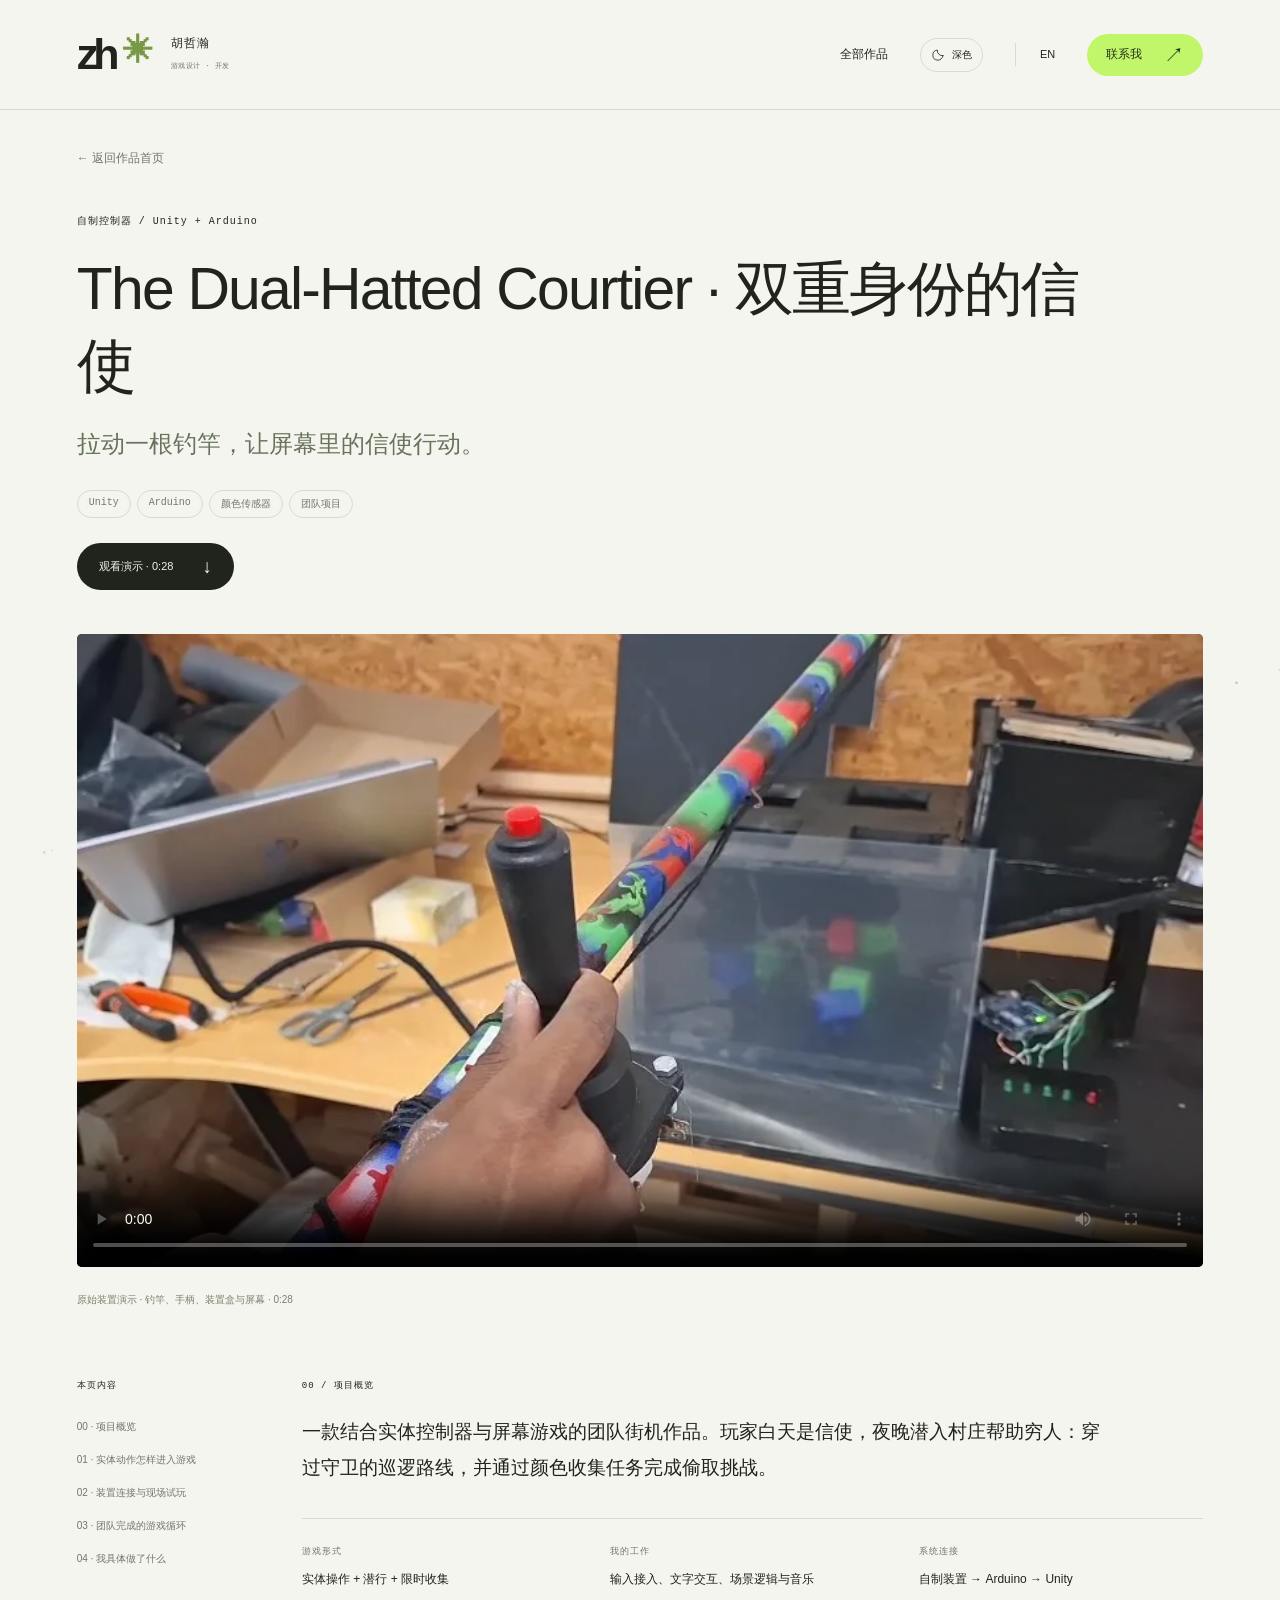
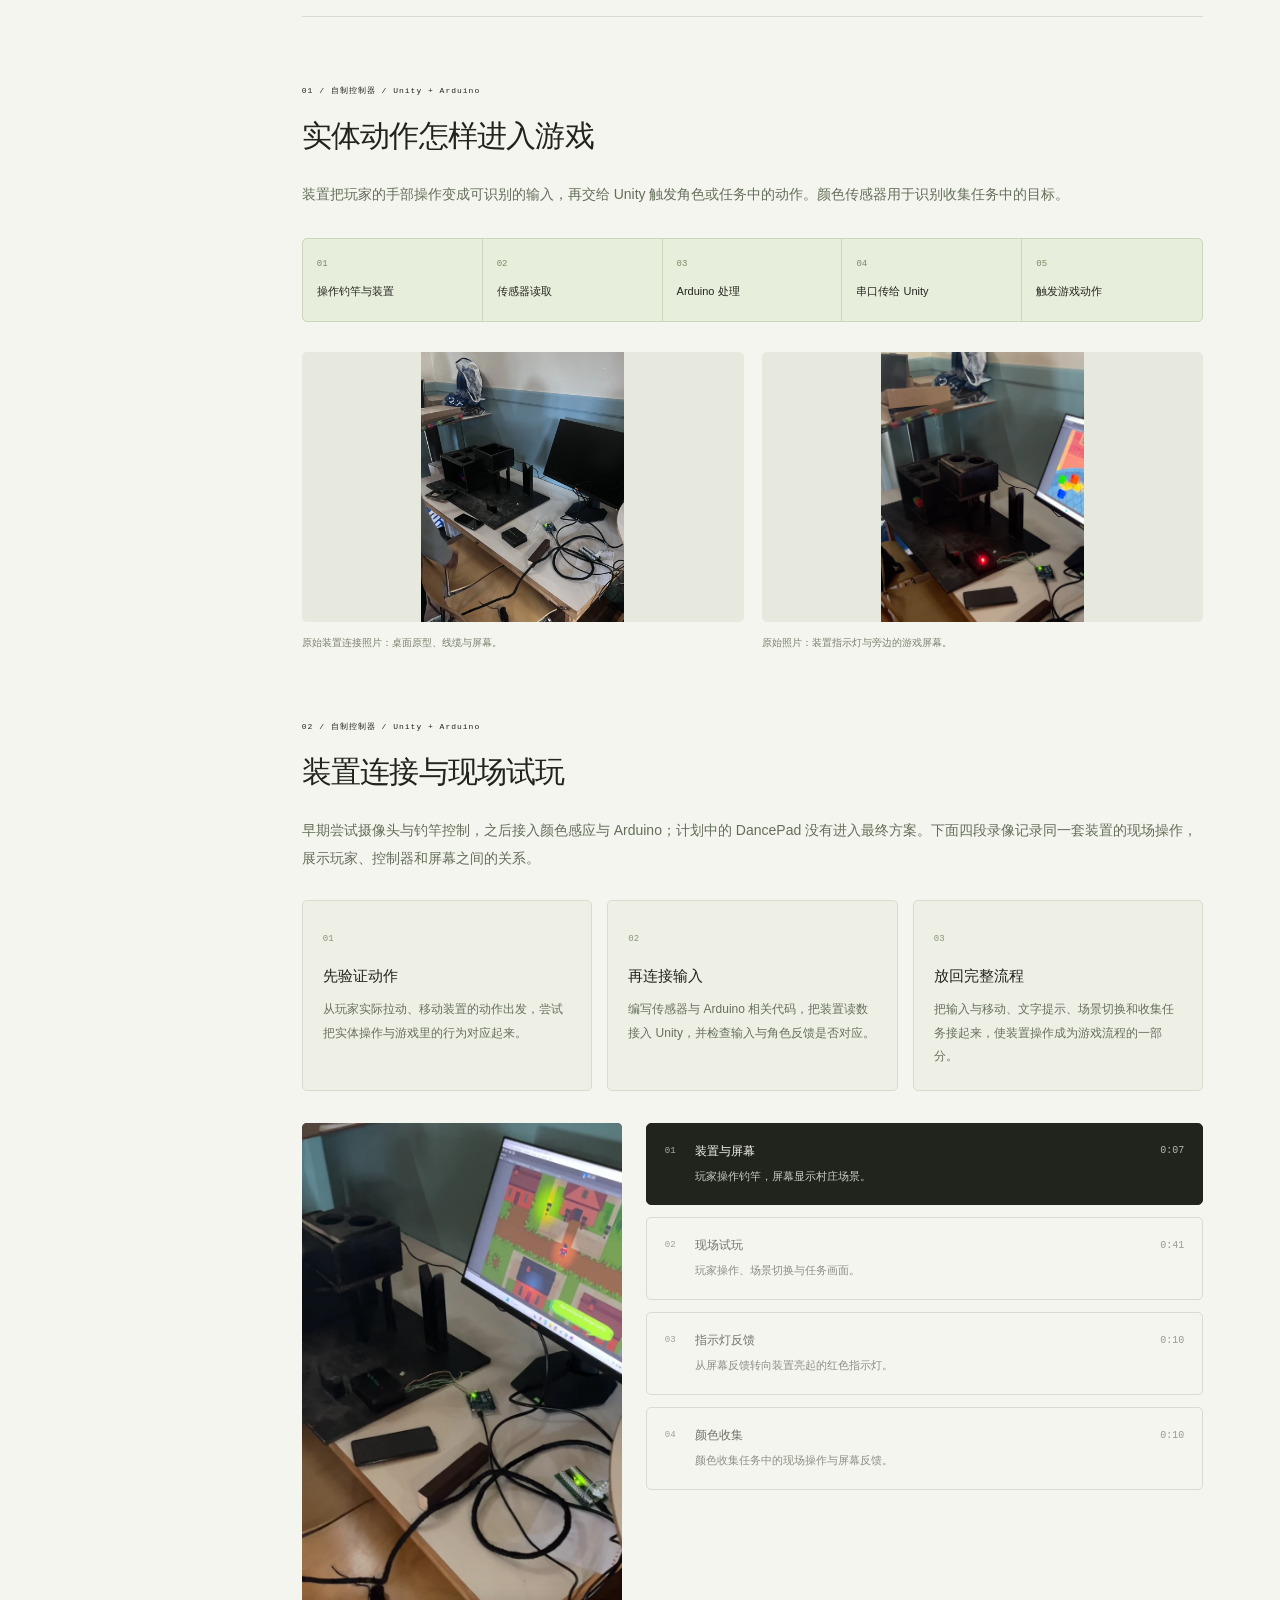
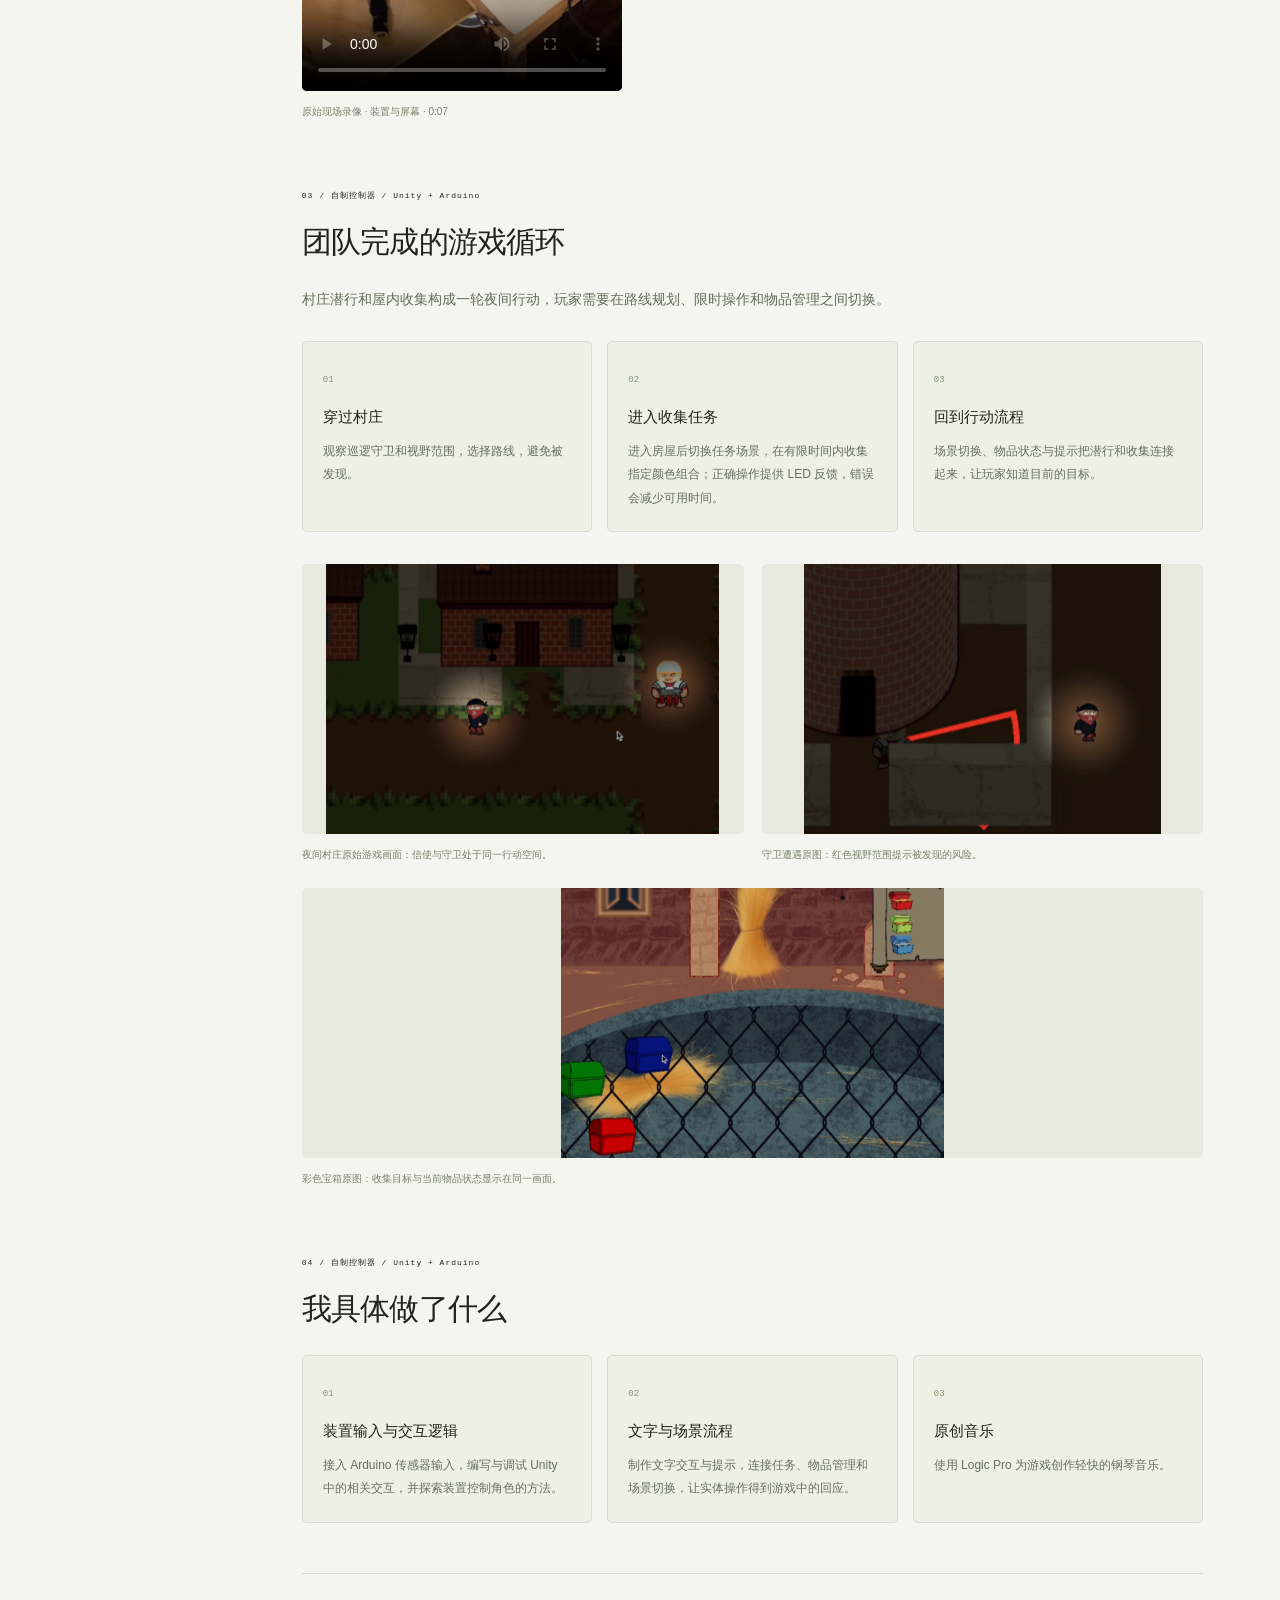
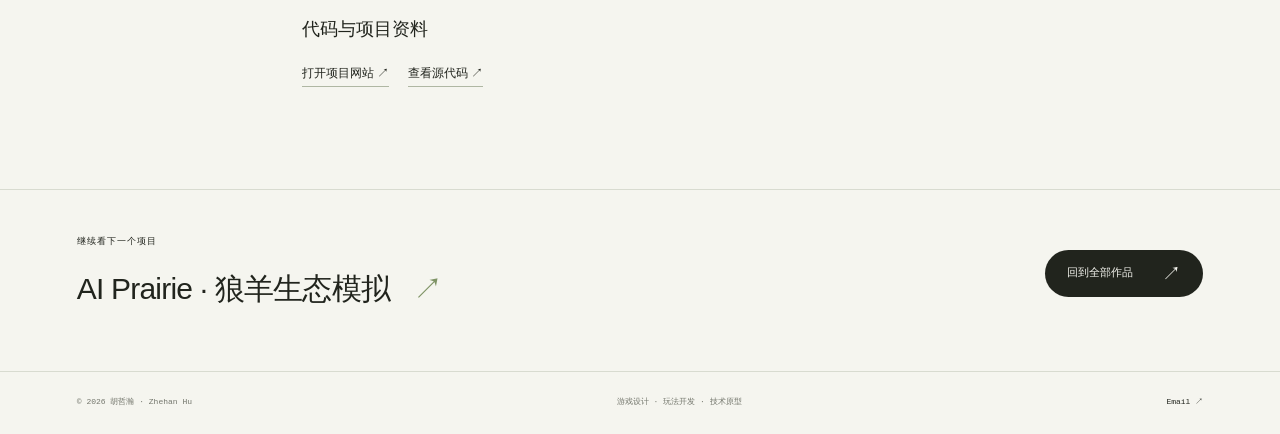
<file: projects/arcade.html>
<!doctype html>
<html lang="zh-CN"><head><meta charset="utf-8"><meta name="viewport" content="width=device-width,initial-scale=1"><meta name="theme-color" content="#f5f5ef"><meta name="description" content="一款结合实体控制器与屏幕游戏的团队街机作品。玩家白天是信使，夜晚潜入村庄帮助穷人：穿过守卫的巡逻路线，并通过颜色收集任务完成偷取挑战。"><meta property="og:title" content="The Dual-Hatted Courtier · 双重身份的信使 · 胡哲瀚"><meta property="og:description" content="拉动一根钓竿，让屏幕里的信使行动。"><title>The Dual-Hatted Courtier · 双重身份的信使 · 胡哲瀚的作品集</title><link rel="icon" type="image/svg+xml" href="../assets/icon.svg"><script src="../theme.js"></script><link rel="stylesheet" href="../style.css"><link rel="stylesheet" href="../project.css?v=20450fecf004"></head>
<body data-project="arcade"><canvas id="ambient" class="ambient-layer" aria-hidden="true"></canvas><div id="case-app"><a class="skip" href="#overview">跳到项目内容</a><header class="header wrap case-header"><a class="brand" href="../index.html" aria-label="返回作品首页"><span class="brand-symbol">zh<span>✳</span></span><span class="brand-name">胡哲瀚<br><small>游戏设计 · 开发</small></span></a><nav aria-label="主导航"><a href="../index.html#work">全部作品</a><button class="theme-toggle" type="button" data-theme-toggle aria-label="切换到深色模式" aria-pressed="false"><svg class="theme-moon" viewBox="0 0 24 24" aria-hidden="true"><path d="M20.5 13.2A8.7 8.7 0 0 1 10.8 3.5a8.7 8.7 0 1 0 9.7 9.7Z"/></svg><svg class="theme-sun" viewBox="0 0 24 24" aria-hidden="true"><circle cx="12" cy="12" r="3.5"/><path d="M12 2v2m0 16v2M2 12h2m16 0h2M5 5l1.4 1.4m11.2 11.2L19 19M5 19l1.4-1.4M17.6 6.4 19 5"/></svg><span data-theme-label>深色</span></button><button class="language" id="case-language" type="button" aria-label="Switch to English">EN</button><a class="contact-nav" href="../index.html#contact"><span>联系我</span><span aria-hidden="true">↗</span></a></nav></header>
    <main><div class="case-top wrap"><a class="case-back" href="../index.html#work">← 返回作品首页</a><div class="eyebrow">自制控制器 / Unity + Arduino</div><h1>The Dual-Hatted Courtier · 双重身份的信使</h1><p class="case-summary">拉动一根钓竿，让屏幕里的信使行动。</p><div class="tags"><span class="tag">Unity</span><span class="tag">Arduino</span><span class="tag">颜色传感器</span><span class="tag">团队项目</span></div><div class="case-actions"><a class="button dark" href="#demo">观看演示 · 0:28 <span aria-hidden="true">↓</span></a></div></div>
    <div class="case-hero wrap case-video-hero" id="demo"><div class="case-video-group  " data-video-group="featured"><div class="case-video-player" id="featured-video" data-video-player data-featured-video><figure class="case-figure"><video controls playsinline preload="metadata" width="854" height="480" poster="../assets/projects/arcade-controller-demo-poster.webp" aria-label="原始装置演示 · 钓竿、手柄、装置盒与屏幕 · 0:28"><source src="../assets/videos/arcade-controller-demo.mp4" type="video/mp4">浏览器暂不支持视频播放。</video><figcaption aria-live="polite">原始装置演示 · 钓竿、手柄、装置盒与屏幕 · 0:28</figcaption></figure></div></div></div>
    <div class="case-layout wrap"><aside class="case-sidebar"><nav aria-label="本页内容"><span class="eyebrow">本页内容</span><a href="#overview">00 · 项目概览</a><a href="#input">01 · 实体动作怎样进入游戏</a><a href="#prototype">02 · 装置连接与现场试玩</a><a href="#gameplay">03 · 团队完成的游戏循环</a><a href="#contribution">04 · 我具体做了什么</a></nav></aside>
    <div class="case-content"><section class="case-overview" id="overview"><div class="eyebrow">00 / 项目概览</div><p class="case-intro">一款结合实体控制器与屏幕游戏的团队街机作品。玩家白天是信使，夜晚潜入村庄帮助穷人：穿过守卫的巡逻路线，并通过颜色收集任务完成偷取挑战。</p><dl class="case-facts"><div><dt>游戏形式</dt><dd>实体操作 + 潜行 + 限时收集</dd></div><div><dt>我的工作</dt><dd>输入接入、文字交互、场景逻辑与音乐</dd></div><div><dt>系统连接</dt><dd>自制装置 → Arduino → Unity</dd></div></dl></section>
    <section class="case-section" id="input"><div class="eyebrow">01 / 自制控制器 / Unity + Arduino</div><h2>实体动作怎样进入游戏</h2><p class="case-lead">装置把玩家的手部操作变成可识别的输入，再交给 Unity 触发角色或任务中的动作。颜色传感器用于识别收集任务中的目标。</p><ol class="case-flow"><li><span>01</span>操作钓竿与装置</li><li><span>02</span>传感器读取</li><li><span>03</span>Arduino 处理</li><li><span>04</span>串口传给 Unity</li><li><span>05</span>触发游戏动作</li></ol><div class="case-gallery "><figure class="case-figure"><button class="zoom-image" type="button" data-full-src="../assets/projects/arcade-setup-original.webp" data-caption="原始装置连接照片：桌面原型、线缆与屏幕。" aria-label="放大图片: 原始装置连接照片：桌面原型、线缆与屏幕。"><img src="../assets/projects/arcade-setup-original.webp" alt="原始装置连接照片：桌面原型、线缆与屏幕。" style="object-position:50% 50%" loading="lazy" decoding="async"><span aria-hidden="true">放大图片 ↗</span></button><figcaption>原始装置连接照片：桌面原型、线缆与屏幕。</figcaption></figure><figure class="case-figure"><button class="zoom-image" type="button" data-full-src="../assets/projects/arcade-indicator-original.webp" data-caption="原始照片：装置指示灯与旁边的游戏屏幕。" aria-label="放大图片: 原始照片：装置指示灯与旁边的游戏屏幕。"><img src="../assets/projects/arcade-indicator-original.webp" alt="原始照片：装置指示灯与旁边的游戏屏幕。" style="object-position:50% 50%" loading="lazy" decoding="async"><span aria-hidden="true">放大图片 ↗</span></button><figcaption>原始照片：装置指示灯与旁边的游戏屏幕。</figcaption></figure></div></section><section class="case-section" id="prototype"><div class="eyebrow">02 / 自制控制器 / Unity + Arduino</div><h2>装置连接与现场试玩</h2><p class="case-lead">早期尝试摄像头与钓竿控制，之后接入颜色感应与 Arduino；计划中的 DancePad 没有进入最终方案。下面四段录像记录同一套装置的现场操作，展示玩家、控制器和屏幕之间的关系。</p><div class="case-cards"><div class="case-card"><span class="case-card-index">01</span><h3>先验证动作</h3><p>从玩家实际拉动、移动装置的动作出发，尝试把实体操作与游戏里的行为对应起来。</p></div><div class="case-card"><span class="case-card-index">02</span><h3>再连接输入</h3><p>编写传感器与 Arduino 相关代码，把装置读数接入 Unity，并检查输入与角色反馈是否对应。</p></div><div class="case-card"><span class="case-card-index">03</span><h3>放回完整流程</h3><p>把输入与移动、文字提示、场景切换和收集任务接起来，使装置操作成为游戏流程的一部分。</p></div></div><div class="case-video-group case-section-footage is-portrait" data-video-group="section-prototype"><div class="case-video-player" id="section-prototype-video" data-video-player><figure class="case-figure"><video controls playsinline preload="metadata" width="720" height="1280" poster="../assets/projects/arcade-onsite-controls-poster.webp" aria-label="原始现场录像 · 装置与屏幕 · 0:07"><source src="../assets/videos/arcade-onsite-controls.mp4" type="video/mp4">浏览器暂不支持视频播放。</video><figcaption aria-live="polite">原始现场录像 · 装置与屏幕 · 0:07</figcaption></figure></div><div class="case-video-tabs" role="group" aria-label="项目演示"><button class="case-video-tab" type="button" data-case-video="0" aria-controls="section-prototype-video" aria-pressed="true"><span class="case-video-index" aria-hidden="true">01</span><span class="case-video-title">装置与屏幕</span><span class="case-video-duration">0:07</span><span class="case-video-summary">玩家操作钓竿，屏幕显示村庄场景。</span></button><button class="case-video-tab" type="button" data-case-video="1" aria-controls="section-prototype-video" aria-pressed="false"><span class="case-video-index" aria-hidden="true">02</span><span class="case-video-title">现场试玩</span><span class="case-video-duration">0:41</span><span class="case-video-summary">玩家操作、场景切换与任务画面。</span></button><button class="case-video-tab" type="button" data-case-video="2" aria-controls="section-prototype-video" aria-pressed="false"><span class="case-video-index" aria-hidden="true">03</span><span class="case-video-title">指示灯反馈</span><span class="case-video-duration">0:10</span><span class="case-video-summary">从屏幕反馈转向装置亮起的红色指示灯。</span></button><button class="case-video-tab" type="button" data-case-video="3" aria-controls="section-prototype-video" aria-pressed="false"><span class="case-video-index" aria-hidden="true">04</span><span class="case-video-title">颜色收集</span><span class="case-video-duration">0:10</span><span class="case-video-summary">颜色收集任务中的现场操作与屏幕反馈。</span></button></div></div></section><section class="case-section" id="gameplay"><div class="eyebrow">03 / 自制控制器 / Unity + Arduino</div><h2>团队完成的游戏循环</h2><p class="case-lead">村庄潜行和屋内收集构成一轮夜间行动，玩家需要在路线规划、限时操作和物品管理之间切换。</p><div class="case-cards"><div class="case-card"><span class="case-card-index">01</span><h3>穿过村庄</h3><p>观察巡逻守卫和视野范围，选择路线，避免被发现。</p></div><div class="case-card"><span class="case-card-index">02</span><h3>进入收集任务</h3><p>进入房屋后切换任务场景，在有限时间内收集指定颜色组合；正确操作提供 LED 反馈，错误会减少可用时间。</p></div><div class="case-card"><span class="case-card-index">03</span><h3>回到行动流程</h3><p>场景切换、物品状态与提示把潜行和收集连接起来，让玩家知道目前的目标。</p></div></div><div class="case-gallery "><figure class="case-figure"><button class="zoom-image" type="button" data-full-src="../assets/projects/arcade-night-original.webp" data-caption="夜间村庄原始游戏画面：信使与守卫处于同一行动空间。" aria-label="放大图片: 夜间村庄原始游戏画面：信使与守卫处于同一行动空间。"><img src="../assets/projects/arcade-night-original.webp" alt="夜间村庄原始游戏画面：信使与守卫处于同一行动空间。" style="object-position:50% 50%" loading="lazy" decoding="async"><span aria-hidden="true">放大图片 ↗</span></button><figcaption>夜间村庄原始游戏画面：信使与守卫处于同一行动空间。</figcaption></figure><figure class="case-figure"><button class="zoom-image" type="button" data-full-src="../assets/projects/arcade-guard-original.webp" data-caption="守卫遭遇原图：红色视野范围提示被发现的风险。" aria-label="放大图片: 守卫遭遇原图：红色视野范围提示被发现的风险。"><img src="../assets/projects/arcade-guard-original.webp" alt="守卫遭遇原图：红色视野范围提示被发现的风险。" style="object-position:50% 50%" loading="lazy" decoding="async"><span aria-hidden="true">放大图片 ↗</span></button><figcaption>守卫遭遇原图：红色视野范围提示被发现的风险。</figcaption></figure><figure class="case-figure"><button class="zoom-image" type="button" data-full-src="../assets/projects/arcade-chests-original.webp" data-caption="彩色宝箱原图：收集目标与当前物品状态显示在同一画面。" aria-label="放大图片: 彩色宝箱原图：收集目标与当前物品状态显示在同一画面。"><img src="../assets/projects/arcade-chests-original.webp" alt="彩色宝箱原图：收集目标与当前物品状态显示在同一画面。" style="object-position:50% 50%" loading="lazy" decoding="async"><span aria-hidden="true">放大图片 ↗</span></button><figcaption>彩色宝箱原图：收集目标与当前物品状态显示在同一画面。</figcaption></figure></div></section><section class="case-section" id="contribution"><div class="eyebrow">04 / 自制控制器 / Unity + Arduino</div><h2>我具体做了什么</h2><div class="case-cards"><div class="case-card"><span class="case-card-index">01</span><h3>装置输入与交互逻辑</h3><p>接入 Arduino 传感器输入，编写与调试 Unity 中的相关交互，并探索装置控制角色的方法。</p></div><div class="case-card"><span class="case-card-index">02</span><h3>文字与场景流程</h3><p>制作文字交互与提示，连接任务、物品管理和场景切换，让实体操作得到游戏中的回应。</p></div><div class="case-card"><span class="case-card-index">03</span><h3>原创音乐</h3><p>使用 Logic Pro 为游戏创作轻快的钢琴音乐。</p></div></div></section>
    
    <section class="case-resources"><h2>代码与项目资料</h2><div class="project-links"><a href="https://arcadehu.creght.site/" target="_blank" rel="noopener noreferrer">打开项目网站 ↗</a><a href="https://github.com/siempre-2004/Arcade_Game" target="_blank" rel="noopener noreferrer">查看源代码 ↗</a></div></section></div></div>
    <section class="case-next wrap"><div><div class="eyebrow">继续看下一个项目</div><a class="case-next-title" href="./ai-prairie.html">AI Prairie · 狼羊生态模拟 <span aria-hidden="true">↗</span></a></div><a class="button dark" href="../index.html#work">回到全部作品 <span aria-hidden="true">↗</span></a></section></main>
    <footer class="footer wrap"><span>© 2026 胡哲瀚 · Zhehan Hu</span><span>游戏设计 · 玩法开发 · 技术原型</span><a href="mailto:huzhehanhuzhehan@gmail.com">Email ↗</a></footer></div><dialog id="image-dialog" class="image-dialog" aria-labelledby="lightbox-caption"><div class="lightbox-toolbar"><span id="lightbox-count"></span><button type="button" id="lightbox-close" aria-label="关闭图片">×</button></div><img id="lightbox-image" alt=""><p id="lightbox-caption"></p><div class="lightbox-nav"><button id="lightbox-prev" type="button" aria-label="上一张图片">←</button><button id="lightbox-next" type="button" aria-label="下一张图片">→</button></div></dialog><script src="../covers.js?v=e9cef81536c8" defer></script><script src="../project-data.js?v=7d10e9a30721" defer></script><script src="../project.js?v=e5fd0677e956" defer></script><script src="../ambient.js" defer></script></body></html>
</file>
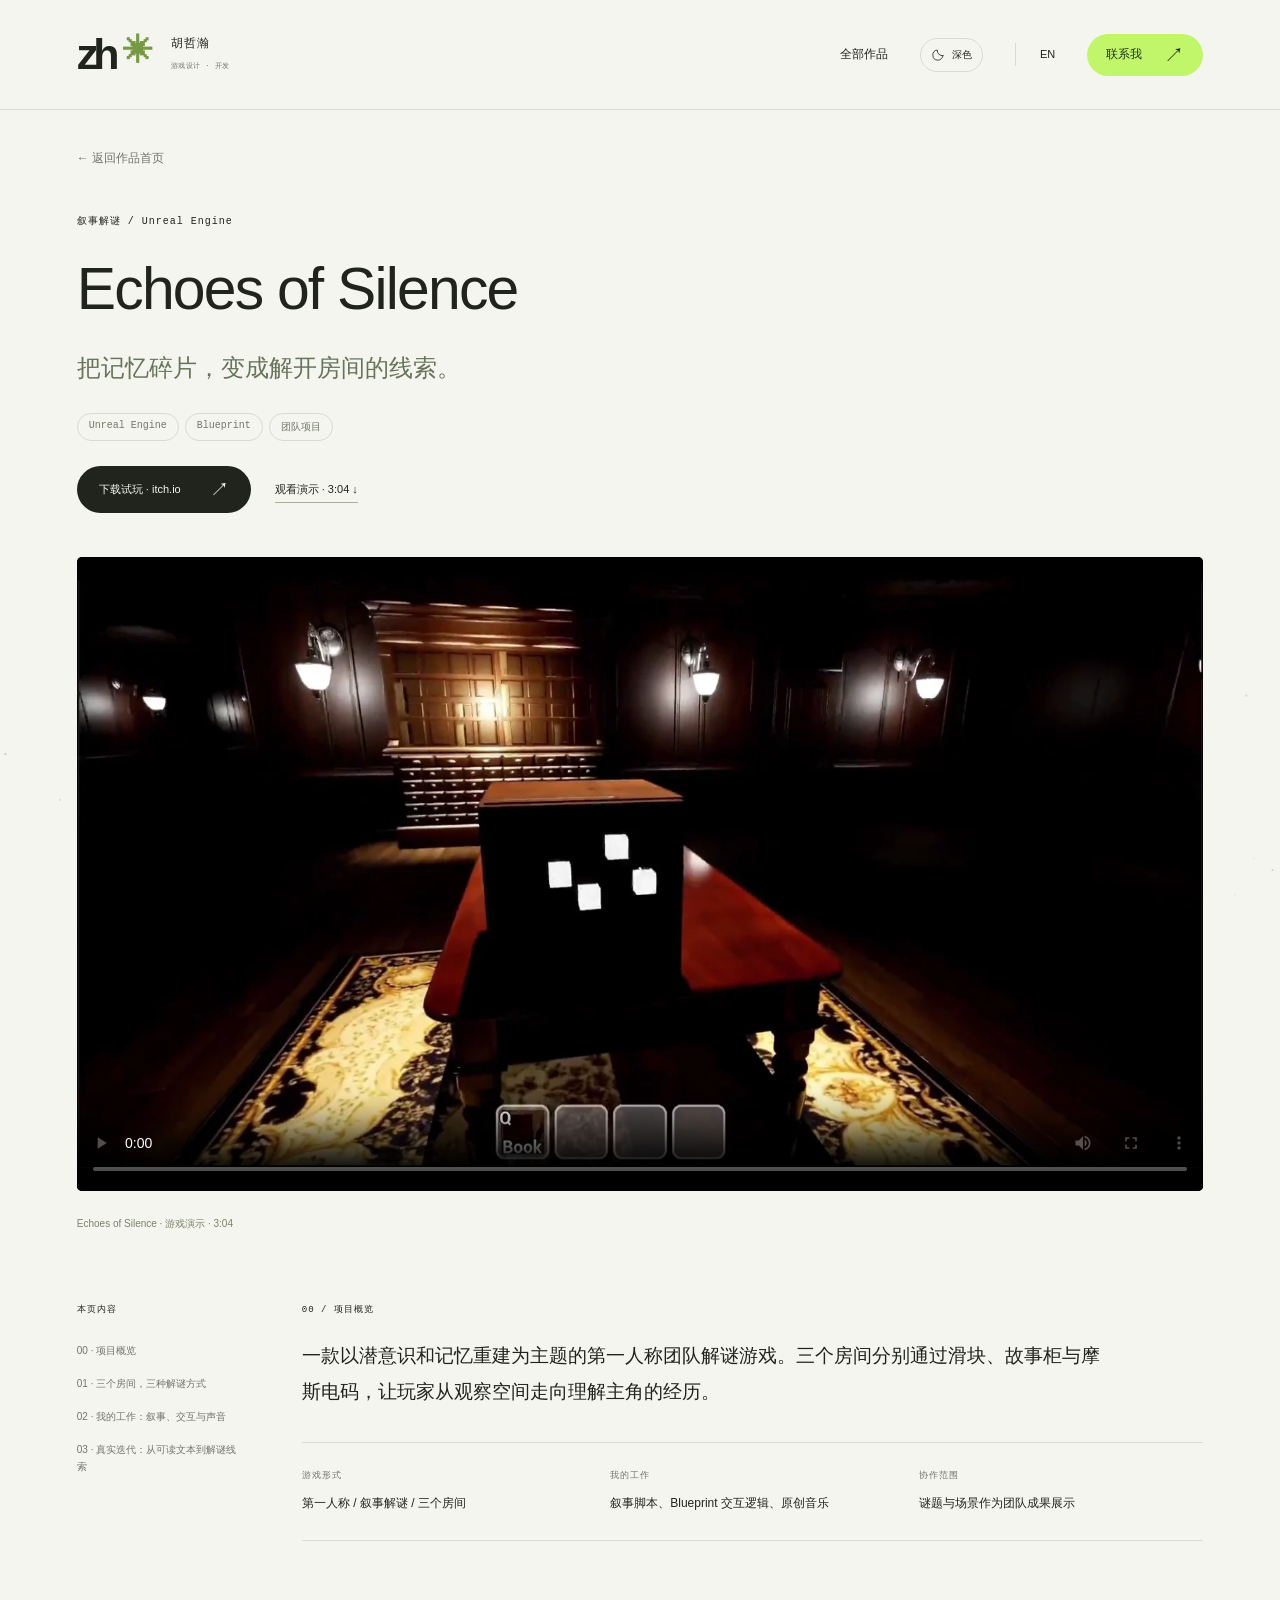
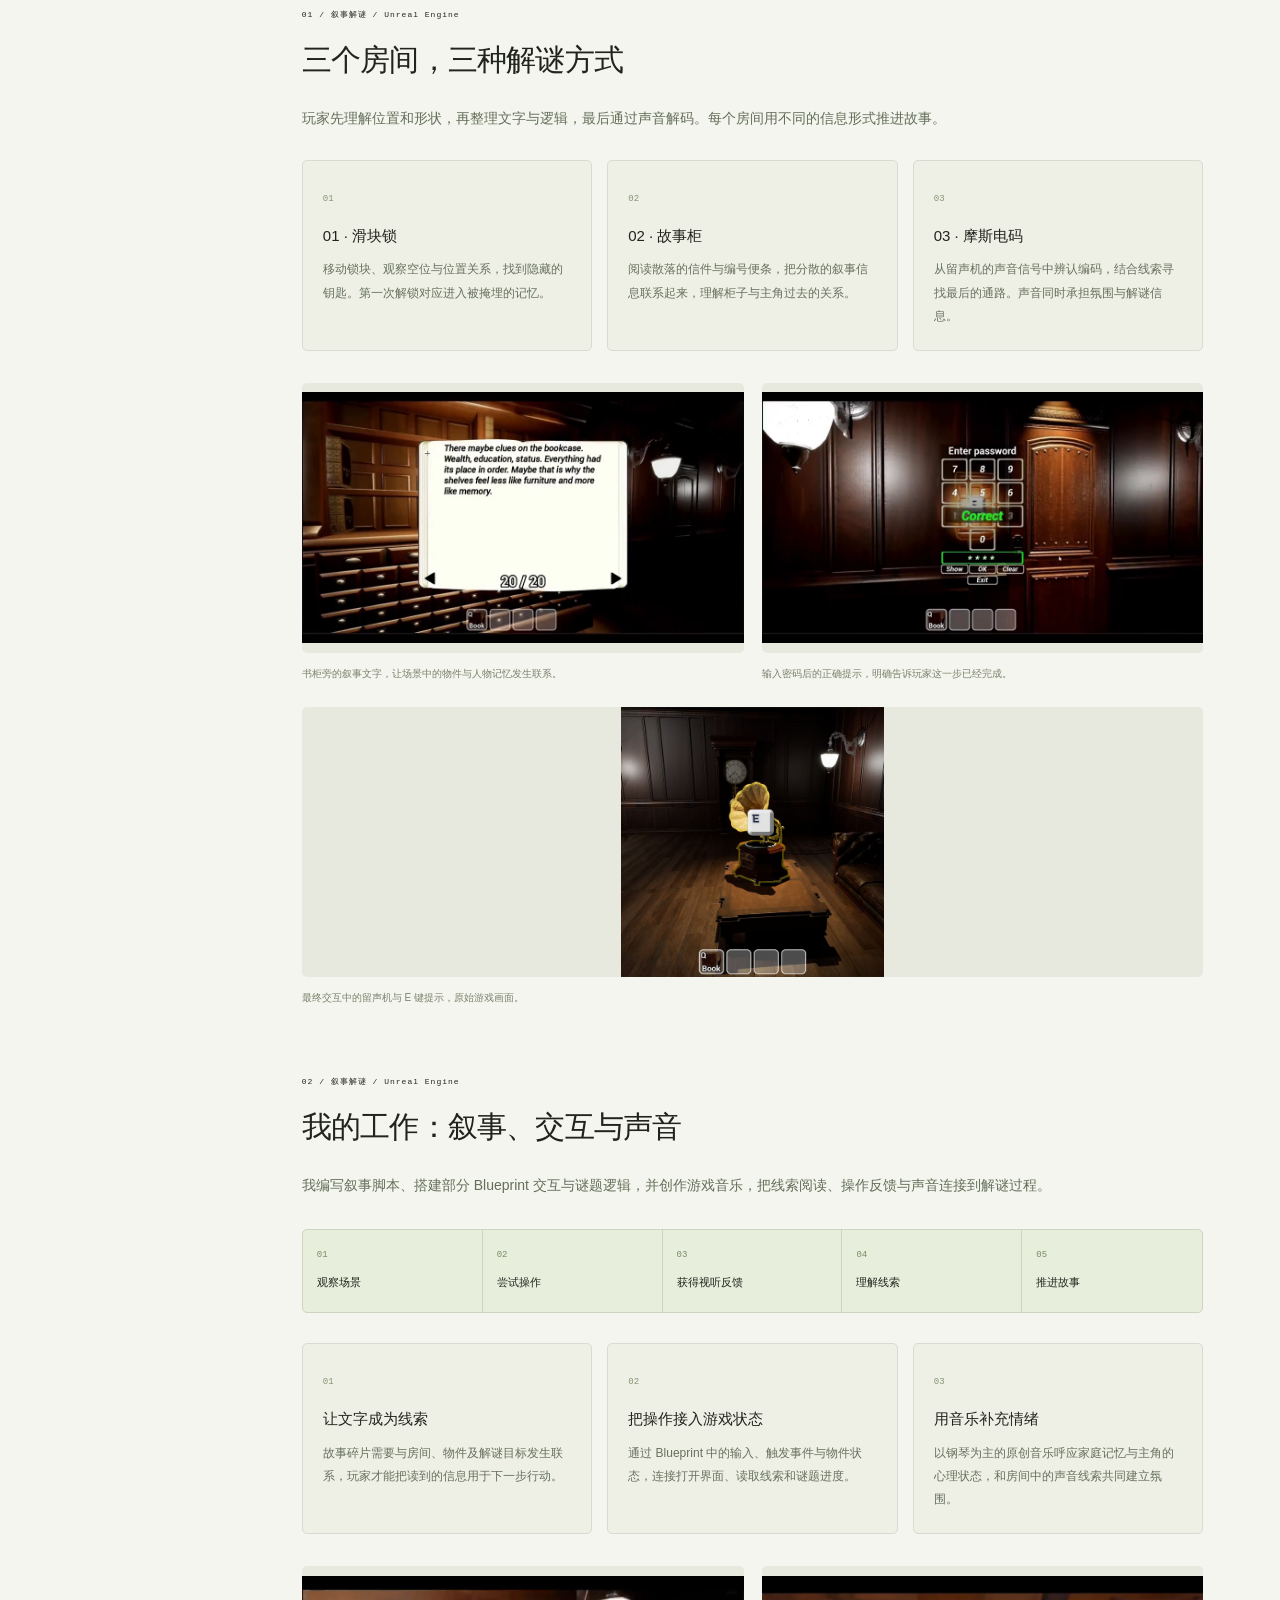
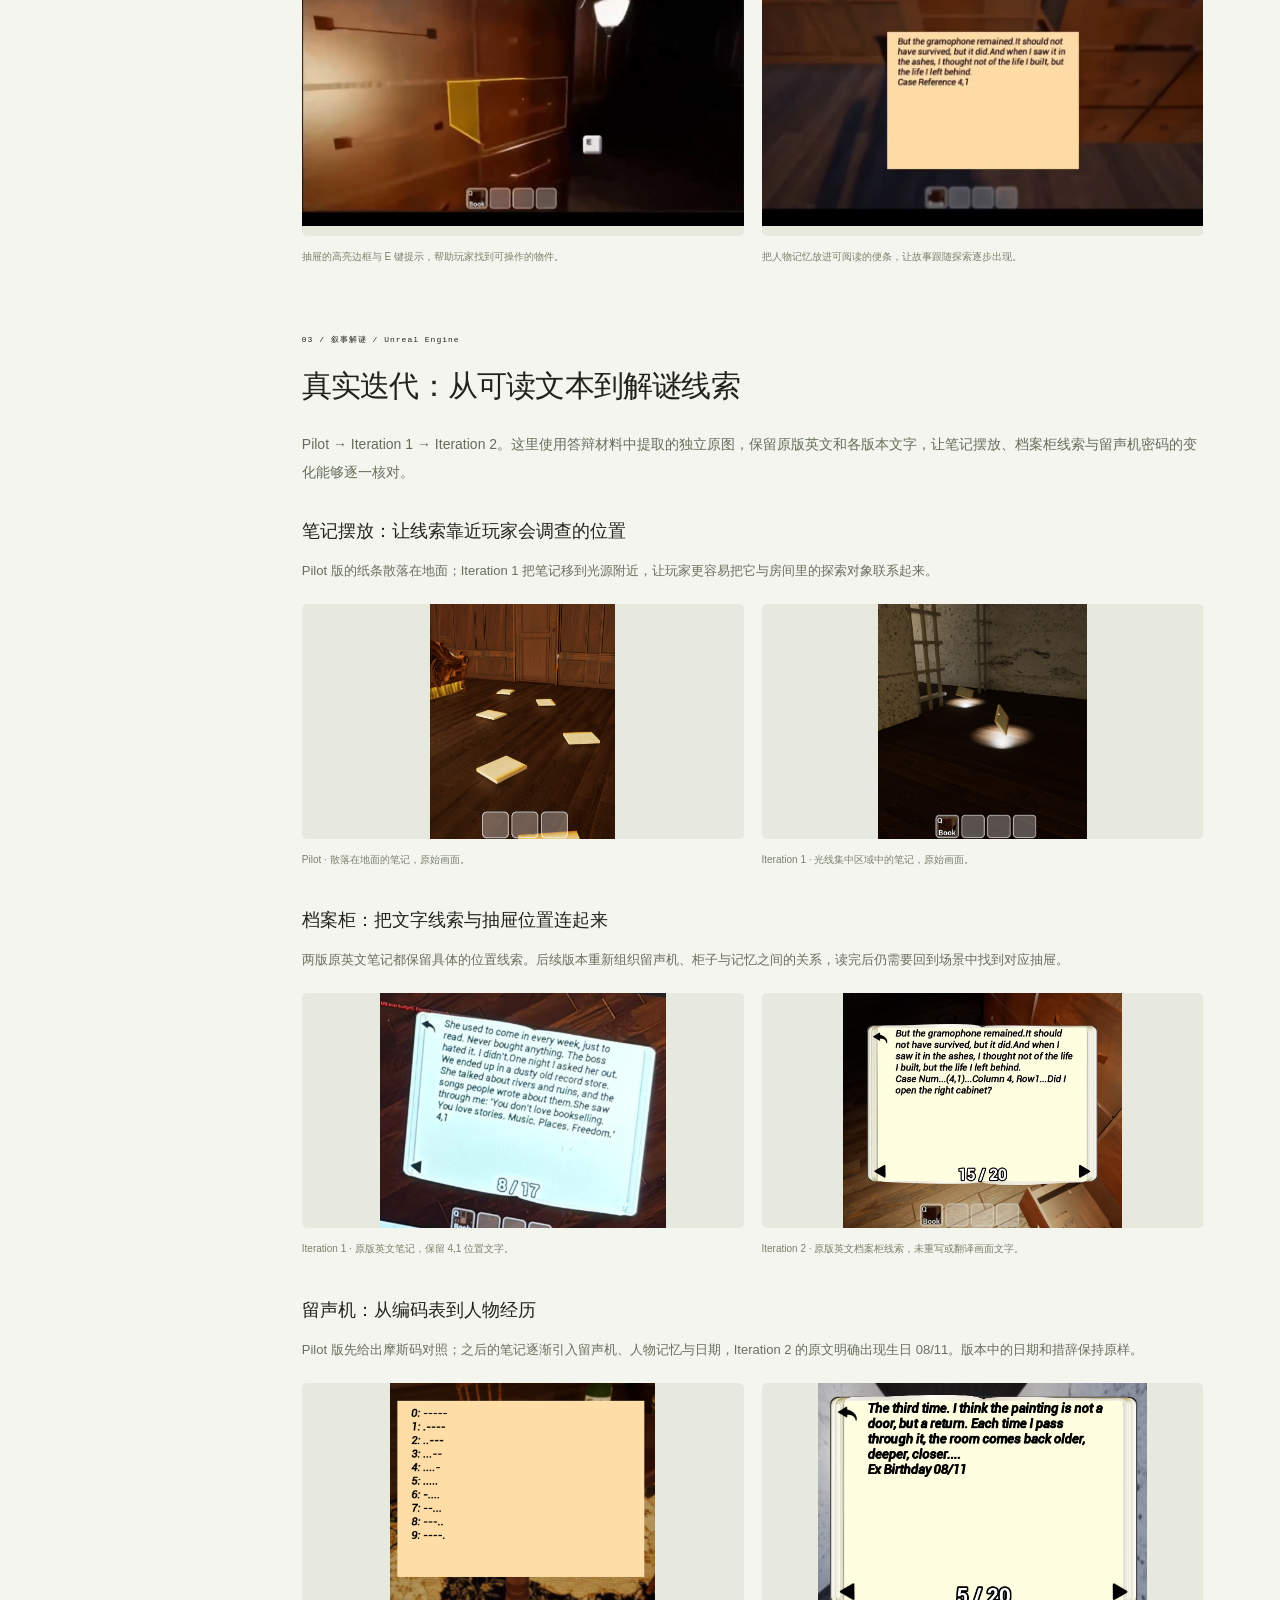
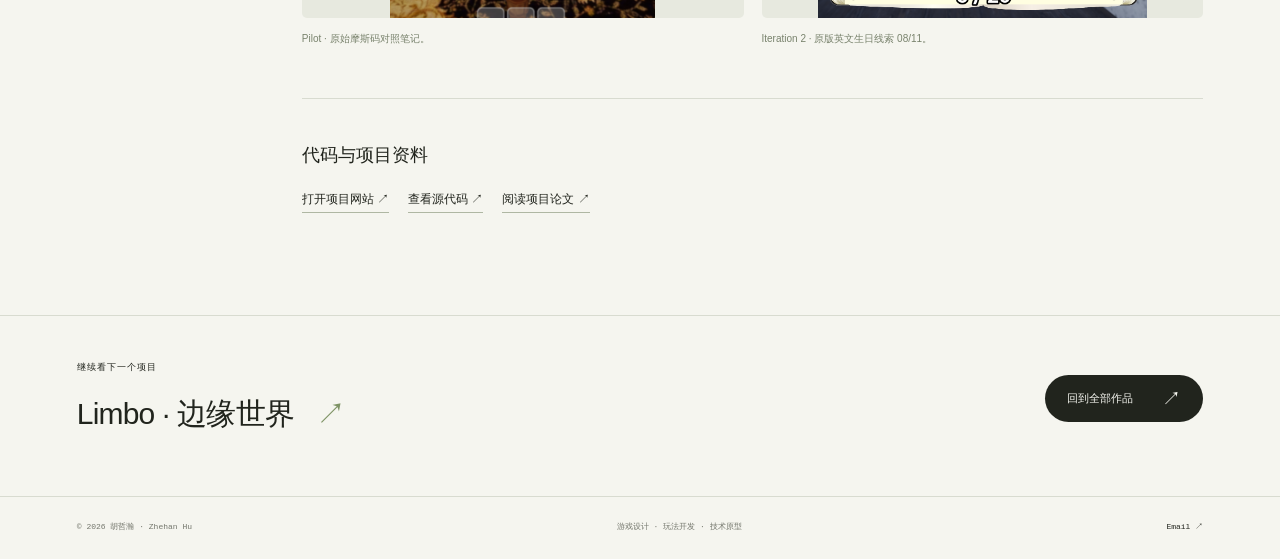
<file: projects/echoes-of-silence.html>
<!doctype html>
<html lang="zh-CN"><head><meta charset="utf-8"><meta name="viewport" content="width=device-width,initial-scale=1"><meta name="theme-color" content="#f5f5ef"><meta name="description" content="一款以潜意识和记忆重建为主题的第一人称团队解谜游戏。三个房间分别通过滑块、故事柜与摩斯电码，让玩家从观察空间走向理解主角的经历。"><meta property="og:title" content="Echoes of Silence · 胡哲瀚"><meta property="og:description" content="把记忆碎片，变成解开房间的线索。"><title>Echoes of Silence · 胡哲瀚的作品集</title><link rel="icon" type="image/svg+xml" href="../assets/icon.svg"><script src="../theme.js"></script><link rel="stylesheet" href="../style.css"><link rel="stylesheet" href="../project.css?v=20450fecf004"></head>
<body data-project="echoes"><canvas id="ambient" class="ambient-layer" aria-hidden="true"></canvas><div id="case-app"><a class="skip" href="#overview">跳到项目内容</a><header class="header wrap case-header"><a class="brand" href="../index.html" aria-label="返回作品首页"><span class="brand-symbol">zh<span>✳</span></span><span class="brand-name">胡哲瀚<br><small>游戏设计 · 开发</small></span></a><nav aria-label="主导航"><a href="../index.html#work">全部作品</a><button class="theme-toggle" type="button" data-theme-toggle aria-label="切换到深色模式" aria-pressed="false"><svg class="theme-moon" viewBox="0 0 24 24" aria-hidden="true"><path d="M20.5 13.2A8.7 8.7 0 0 1 10.8 3.5a8.7 8.7 0 1 0 9.7 9.7Z"/></svg><svg class="theme-sun" viewBox="0 0 24 24" aria-hidden="true"><circle cx="12" cy="12" r="3.5"/><path d="M12 2v2m0 16v2M2 12h2m16 0h2M5 5l1.4 1.4m11.2 11.2L19 19M5 19l1.4-1.4M17.6 6.4 19 5"/></svg><span data-theme-label>深色</span></button><button class="language" id="case-language" type="button" aria-label="Switch to English">EN</button><a class="contact-nav" href="../index.html#contact"><span>联系我</span><span aria-hidden="true">↗</span></a></nav></header>
    <main><div class="case-top wrap"><a class="case-back" href="../index.html#work">← 返回作品首页</a><div class="eyebrow">叙事解谜 / Unreal Engine</div><h1>Echoes of Silence</h1><p class="case-summary">把记忆碎片，变成解开房间的线索。</p><div class="tags"><span class="tag">Unreal Engine</span><span class="tag">Blueprint</span><span class="tag">团队项目</span></div><div class="case-actions"><a class="button dark" href="https://zhehan-hu.itch.io/intra-mentem" target="_blank" rel="noopener noreferrer">下载试玩 · itch.io <span aria-hidden="true">↗</span></a><a class="text-link" href="#demo">观看演示 · 3:04 <span aria-hidden="true">↓</span></a></div></div>
    <div class="case-hero wrap case-video-hero" id="demo"><div class="case-video-group  " data-video-group="featured"><div class="case-video-player" id="featured-video" data-video-player data-featured-video><figure class="case-figure"><video controls playsinline preload="metadata" width="1920" height="1080" poster="../assets/projects/echoes-video-poster.webp" aria-label="Echoes of Silence · 游戏演示 · 3:04"><source src="../assets/videos/echoes-of-silence-demo.mp4" type="video/mp4">浏览器暂不支持视频播放。</video><figcaption aria-live="polite">Echoes of Silence · 游戏演示 · 3:04</figcaption></figure></div></div></div>
    <div class="case-layout wrap"><aside class="case-sidebar"><nav aria-label="本页内容"><span class="eyebrow">本页内容</span><a href="#overview">00 · 项目概览</a><a href="#puzzles">01 · 三个房间，三种解谜方式</a><a href="#work">02 · 我的工作：叙事、交互与声音</a><a href="#iteration">03 · 真实迭代：从可读文本到解谜线索</a></nav></aside>
    <div class="case-content"><section class="case-overview" id="overview"><div class="eyebrow">00 / 项目概览</div><p class="case-intro">一款以潜意识和记忆重建为主题的第一人称团队解谜游戏。三个房间分别通过滑块、故事柜与摩斯电码，让玩家从观察空间走向理解主角的经历。</p><dl class="case-facts"><div><dt>游戏形式</dt><dd>第一人称 / 叙事解谜 / 三个房间</dd></div><div><dt>我的工作</dt><dd>叙事脚本、Blueprint 交互逻辑、原创音乐</dd></div><div><dt>协作范围</dt><dd>谜题与场景作为团队成果展示</dd></div></dl></section>
    <section class="case-section" id="puzzles"><div class="eyebrow">01 / 叙事解谜 / Unreal Engine</div><h2>三个房间，三种解谜方式</h2><p class="case-lead">玩家先理解位置和形状，再整理文字与逻辑，最后通过声音解码。每个房间用不同的信息形式推进故事。</p><div class="case-cards"><div class="case-card"><span class="case-card-index">01</span><h3>01 · 滑块锁</h3><p>移动锁块、观察空位与位置关系，找到隐藏的钥匙。第一次解锁对应进入被掩埋的记忆。</p></div><div class="case-card"><span class="case-card-index">02</span><h3>02 · 故事柜</h3><p>阅读散落的信件与编号便条，把分散的叙事信息联系起来，理解柜子与主角过去的关系。</p></div><div class="case-card"><span class="case-card-index">03</span><h3>03 · 摩斯电码</h3><p>从留声机的声音信号中辨认编码，结合线索寻找最后的通路。声音同时承担氛围与解谜信息。</p></div></div><div class="case-gallery "><figure class="case-figure"><button class="zoom-image" type="button" data-full-src="../assets/projects/echoes-bookcase-clue.webp" data-caption="书柜旁的叙事文字，让场景中的物件与人物记忆发生联系。" aria-label="放大图片: 书柜旁的叙事文字，让场景中的物件与人物记忆发生联系。"><img src="../assets/projects/echoes-bookcase-clue.webp" alt="书柜旁的叙事文字，让场景中的物件与人物记忆发生联系。" style="object-position:50% 50%" loading="lazy" decoding="async"><span aria-hidden="true">放大图片 ↗</span></button><figcaption>书柜旁的叙事文字，让场景中的物件与人物记忆发生联系。</figcaption></figure><figure class="case-figure"><button class="zoom-image" type="button" data-full-src="../assets/projects/echoes-final-password.webp" data-caption="输入密码后的正确提示，明确告诉玩家这一步已经完成。" aria-label="放大图片: 输入密码后的正确提示，明确告诉玩家这一步已经完成。"><img src="../assets/projects/echoes-final-password.webp" alt="输入密码后的正确提示，明确告诉玩家这一步已经完成。" style="object-position:50% 50%" loading="lazy" decoding="async"><span aria-hidden="true">放大图片 ↗</span></button><figcaption>输入密码后的正确提示，明确告诉玩家这一步已经完成。</figcaption></figure><figure class="case-figure"><button class="zoom-image" type="button" data-full-src="../assets/projects/echoes-gramophone-original.webp" data-caption="最终交互中的留声机与 E 键提示，原始游戏画面。" aria-label="放大图片: 最终交互中的留声机与 E 键提示，原始游戏画面。"><img src="../assets/projects/echoes-gramophone-original.webp" alt="最终交互中的留声机与 E 键提示，原始游戏画面。" style="object-position:50% 50%" loading="lazy" decoding="async"><span aria-hidden="true">放大图片 ↗</span></button><figcaption>最终交互中的留声机与 E 键提示，原始游戏画面。</figcaption></figure></div></section><section class="case-section" id="work"><div class="eyebrow">02 / 叙事解谜 / Unreal Engine</div><h2>我的工作：叙事、交互与声音</h2><p class="case-lead">我编写叙事脚本、搭建部分 Blueprint 交互与谜题逻辑，并创作游戏音乐，把线索阅读、操作反馈与声音连接到解谜过程。</p><ol class="case-flow"><li><span>01</span>观察场景</li><li><span>02</span>尝试操作</li><li><span>03</span>获得视听反馈</li><li><span>04</span>理解线索</li><li><span>05</span>推进故事</li></ol><div class="case-cards"><div class="case-card"><span class="case-card-index">01</span><h3>让文字成为线索</h3><p>故事碎片需要与房间、物件及解谜目标发生联系，玩家才能把读到的信息用于下一步行动。</p></div><div class="case-card"><span class="case-card-index">02</span><h3>把操作接入游戏状态</h3><p>通过 Blueprint 中的输入、触发事件与物件状态，连接打开界面、读取线索和谜题进度。</p></div><div class="case-card"><span class="case-card-index">03</span><h3>用音乐补充情绪</h3><p>以钢琴为主的原创音乐呼应家庭记忆与主角的心理状态，和房间中的声音线索共同建立氛围。</p></div></div><div class="case-gallery "><figure class="case-figure"><button class="zoom-image" type="button" data-full-src="../assets/projects/echoes-interactive-drawer.webp" data-caption="抽屉的高亮边框与 E 键提示，帮助玩家找到可操作的物件。" aria-label="放大图片: 抽屉的高亮边框与 E 键提示，帮助玩家找到可操作的物件。"><img src="../assets/projects/echoes-interactive-drawer.webp" alt="抽屉的高亮边框与 E 键提示，帮助玩家找到可操作的物件。" style="object-position:50% 50%" loading="lazy" decoding="async"><span aria-hidden="true">放大图片 ↗</span></button><figcaption>抽屉的高亮边框与 E 键提示，帮助玩家找到可操作的物件。</figcaption></figure><figure class="case-figure"><button class="zoom-image" type="button" data-full-src="../assets/projects/echoes-narrative-note.webp" data-caption="把人物记忆放进可阅读的便条，让故事跟随探索逐步出现。" aria-label="放大图片: 把人物记忆放进可阅读的便条，让故事跟随探索逐步出现。"><img src="../assets/projects/echoes-narrative-note.webp" alt="把人物记忆放进可阅读的便条，让故事跟随探索逐步出现。" style="object-position:50% 50%" loading="lazy" decoding="async"><span aria-hidden="true">放大图片 ↗</span></button><figcaption>把人物记忆放进可阅读的便条，让故事跟随探索逐步出现。</figcaption></figure></div></section><section class="case-section" id="iteration"><div class="eyebrow">03 / 叙事解谜 / Unreal Engine</div><h2>真实迭代：从可读文本到解谜线索</h2><p class="case-lead">Pilot → Iteration 1 → Iteration 2。这里使用答辩材料中提取的独立原图，保留原版英文和各版本文字，让笔记摆放、档案柜线索与留声机密码的变化能够逐一核对。</p><div class="case-comparison"><h3>笔记摆放：让线索靠近玩家会调查的位置</h3><p>Pilot 版的纸条散落在地面；Iteration 1 把笔记移到光源附近，让玩家更容易把它与房间里的探索对象联系起来。</p><div class="case-gallery"><figure class="case-figure"><button class="zoom-image" type="button" data-full-src="../assets/projects/echoes-pilot-placement.webp" data-caption="Pilot · 散落在地面的笔记，原始画面。" aria-label="放大图片: Pilot · 散落在地面的笔记，原始画面。"><img src="../assets/projects/echoes-pilot-placement.webp" alt="Pilot · 散落在地面的笔记，原始画面。" style="object-position:50% 50%" loading="lazy" decoding="async"><span aria-hidden="true">放大图片 ↗</span></button><figcaption>Pilot · 散落在地面的笔记，原始画面。</figcaption></figure><figure class="case-figure"><button class="zoom-image" type="button" data-full-src="../assets/projects/echoes-iteration1-placement.webp" data-caption="Iteration 1 · 光线集中区域中的笔记，原始画面。" aria-label="放大图片: Iteration 1 · 光线集中区域中的笔记，原始画面。"><img src="../assets/projects/echoes-iteration1-placement.webp" alt="Iteration 1 · 光线集中区域中的笔记，原始画面。" style="object-position:50% 50%" loading="lazy" decoding="async"><span aria-hidden="true">放大图片 ↗</span></button><figcaption>Iteration 1 · 光线集中区域中的笔记，原始画面。</figcaption></figure></div></div><div class="case-comparison"><h3>档案柜：把文字线索与抽屉位置连起来</h3><p>两版原英文笔记都保留具体的位置线索。后续版本重新组织留声机、柜子与记忆之间的关系，读完后仍需要回到场景中找到对应抽屉。</p><div class="case-gallery"><figure class="case-figure"><button class="zoom-image" type="button" data-full-src="../assets/projects/echoes-iteration1-note.webp" data-caption="Iteration 1 · 原版英文笔记，保留 4,1 位置文字。" aria-label="放大图片: Iteration 1 · 原版英文笔记，保留 4,1 位置文字。"><img src="../assets/projects/echoes-iteration1-note.webp" alt="Iteration 1 · 原版英文笔记，保留 4,1 位置文字。" style="object-position:50% 50%" loading="lazy" decoding="async"><span aria-hidden="true">放大图片 ↗</span></button><figcaption>Iteration 1 · 原版英文笔记，保留 4,1 位置文字。</figcaption></figure><figure class="case-figure"><button class="zoom-image" type="button" data-full-src="../assets/projects/echoes-iteration2-note.webp" data-caption="Iteration 2 · 原版英文档案柜线索，未重写或翻译画面文字。" aria-label="放大图片: Iteration 2 · 原版英文档案柜线索，未重写或翻译画面文字。"><img src="../assets/projects/echoes-iteration2-note.webp" alt="Iteration 2 · 原版英文档案柜线索，未重写或翻译画面文字。" style="object-position:50% 50%" loading="lazy" decoding="async"><span aria-hidden="true">放大图片 ↗</span></button><figcaption>Iteration 2 · 原版英文档案柜线索，未重写或翻译画面文字。</figcaption></figure></div></div><div class="case-comparison"><h3>留声机：从编码表到人物经历</h3><p>Pilot 版先给出摩斯码对照；之后的笔记逐渐引入留声机、人物记忆与日期，Iteration 2 的原文明确出现生日 08/11。版本中的日期和措辞保持原样。</p><div class="case-gallery"><figure class="case-figure"><button class="zoom-image" type="button" data-full-src="../assets/projects/echoes-pilot-morse.webp" data-caption="Pilot · 原始摩斯码对照笔记。" aria-label="放大图片: Pilot · 原始摩斯码对照笔记。"><img src="../assets/projects/echoes-pilot-morse.webp" alt="Pilot · 原始摩斯码对照笔记。" style="object-position:50% 50%" loading="lazy" decoding="async"><span aria-hidden="true">放大图片 ↗</span></button><figcaption>Pilot · 原始摩斯码对照笔记。</figcaption></figure><figure class="case-figure"><button class="zoom-image" type="button" data-full-src="../assets/projects/echoes-iteration2-birthday.webp" data-caption="Iteration 2 · 原版英文生日线索 08/11。" aria-label="放大图片: Iteration 2 · 原版英文生日线索 08/11。"><img src="../assets/projects/echoes-iteration2-birthday.webp" alt="Iteration 2 · 原版英文生日线索 08/11。" style="object-position:50% 50%" loading="lazy" decoding="async"><span aria-hidden="true">放大图片 ↗</span></button><figcaption>Iteration 2 · 原版英文生日线索 08/11。</figcaption></figure></div></div></section>
    
    <section class="case-resources"><h2>代码与项目资料</h2><div class="project-links"><a href="https://intramentem.creght.site/" target="_blank" rel="noopener noreferrer">打开项目网站 ↗</a><a href="https://github.com/siempre-2004/IntraMentem" target="_blank" rel="noopener noreferrer">查看源代码 ↗</a><a href="https://uu.diva-portal.org/smash/get/diva2:2072974/FULLTEXT01.pdf" target="_blank" rel="noopener noreferrer">阅读项目论文 ↗</a></div></section></div></div>
    <section class="case-next wrap"><div><div class="eyebrow">继续看下一个项目</div><a class="case-next-title" href="./limbo.html">Limbo · 边缘世界 <span aria-hidden="true">↗</span></a></div><a class="button dark" href="../index.html#work">回到全部作品 <span aria-hidden="true">↗</span></a></section></main>
    <footer class="footer wrap"><span>© 2026 胡哲瀚 · Zhehan Hu</span><span>游戏设计 · 玩法开发 · 技术原型</span><a href="mailto:huzhehanhuzhehan@gmail.com">Email ↗</a></footer></div><dialog id="image-dialog" class="image-dialog" aria-labelledby="lightbox-caption"><div class="lightbox-toolbar"><span id="lightbox-count"></span><button type="button" id="lightbox-close" aria-label="关闭图片">×</button></div><img id="lightbox-image" alt=""><p id="lightbox-caption"></p><div class="lightbox-nav"><button id="lightbox-prev" type="button" aria-label="上一张图片">←</button><button id="lightbox-next" type="button" aria-label="下一张图片">→</button></div></dialog><script src="../covers.js?v=e9cef81536c8" defer></script><script src="../project-data.js?v=7d10e9a30721" defer></script><script src="../project.js?v=e5fd0677e956" defer></script><script src="../ambient.js" defer></script></body></html>
</file>
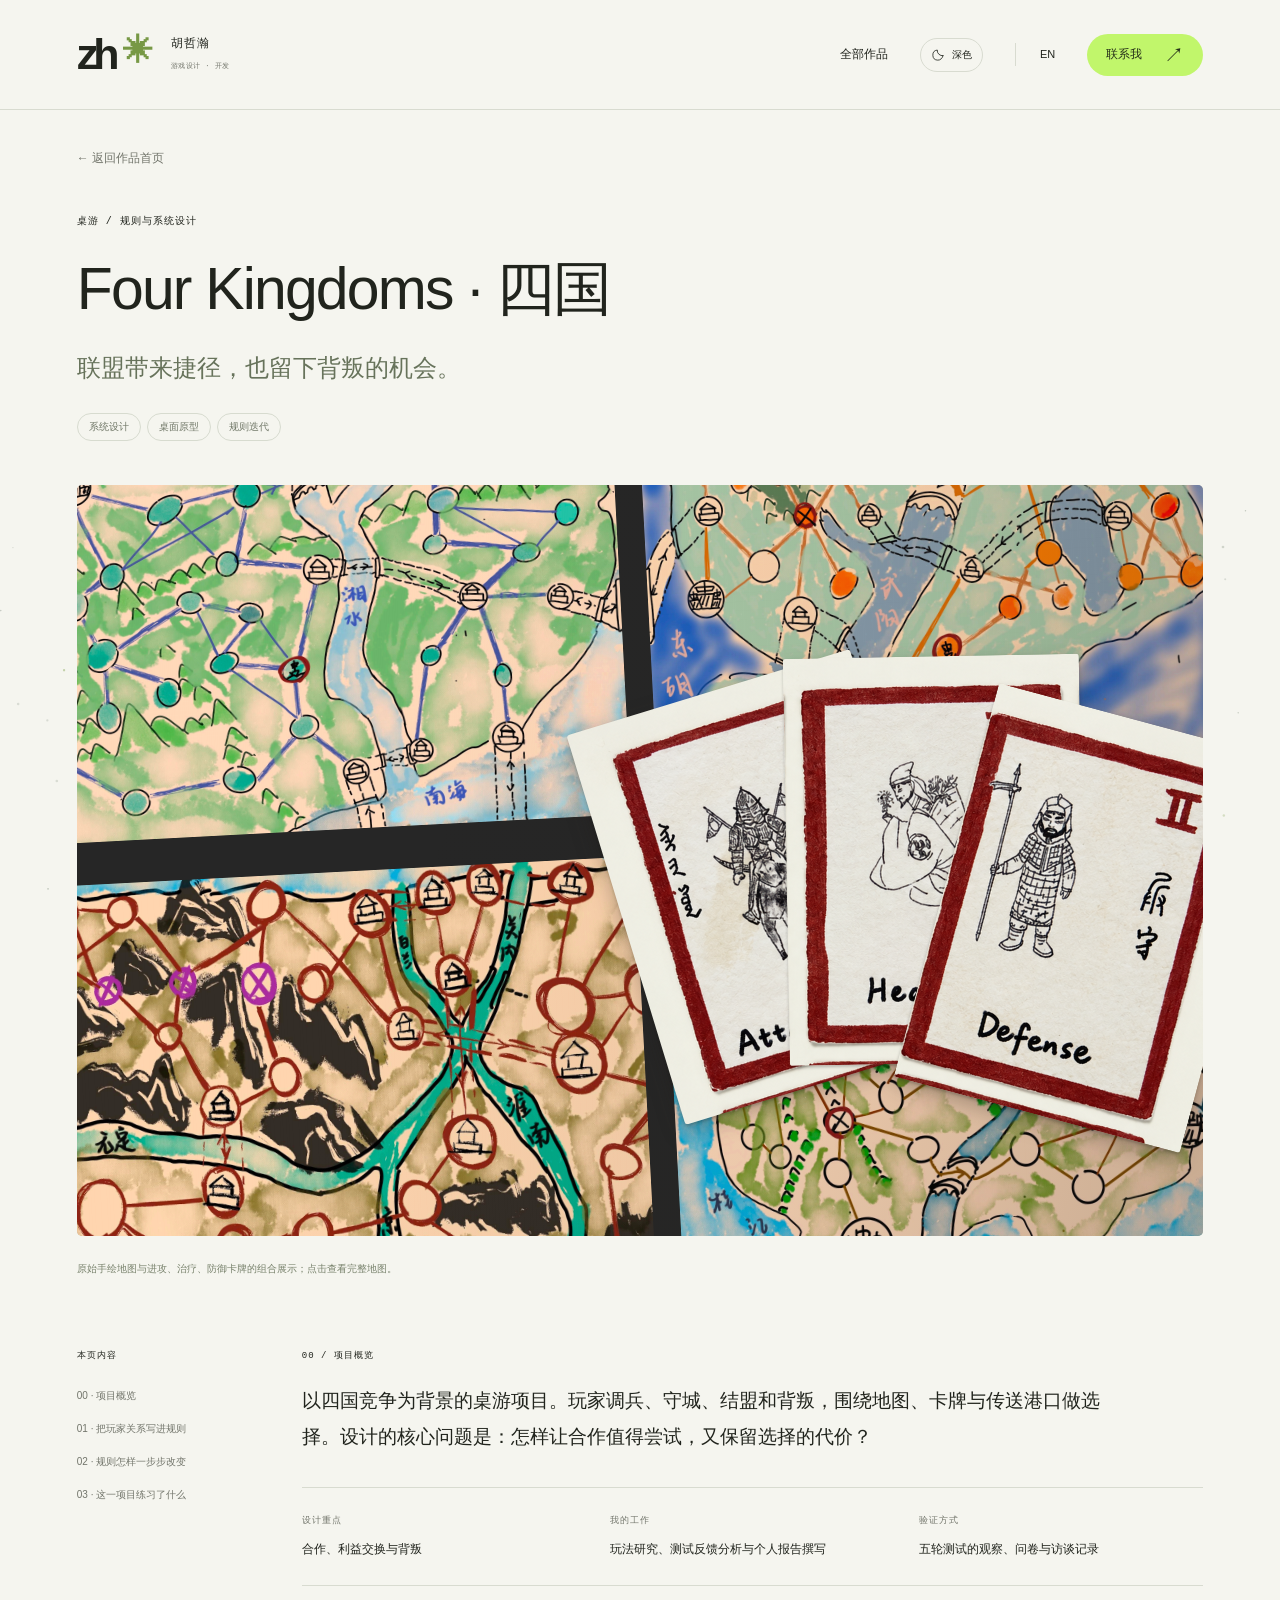
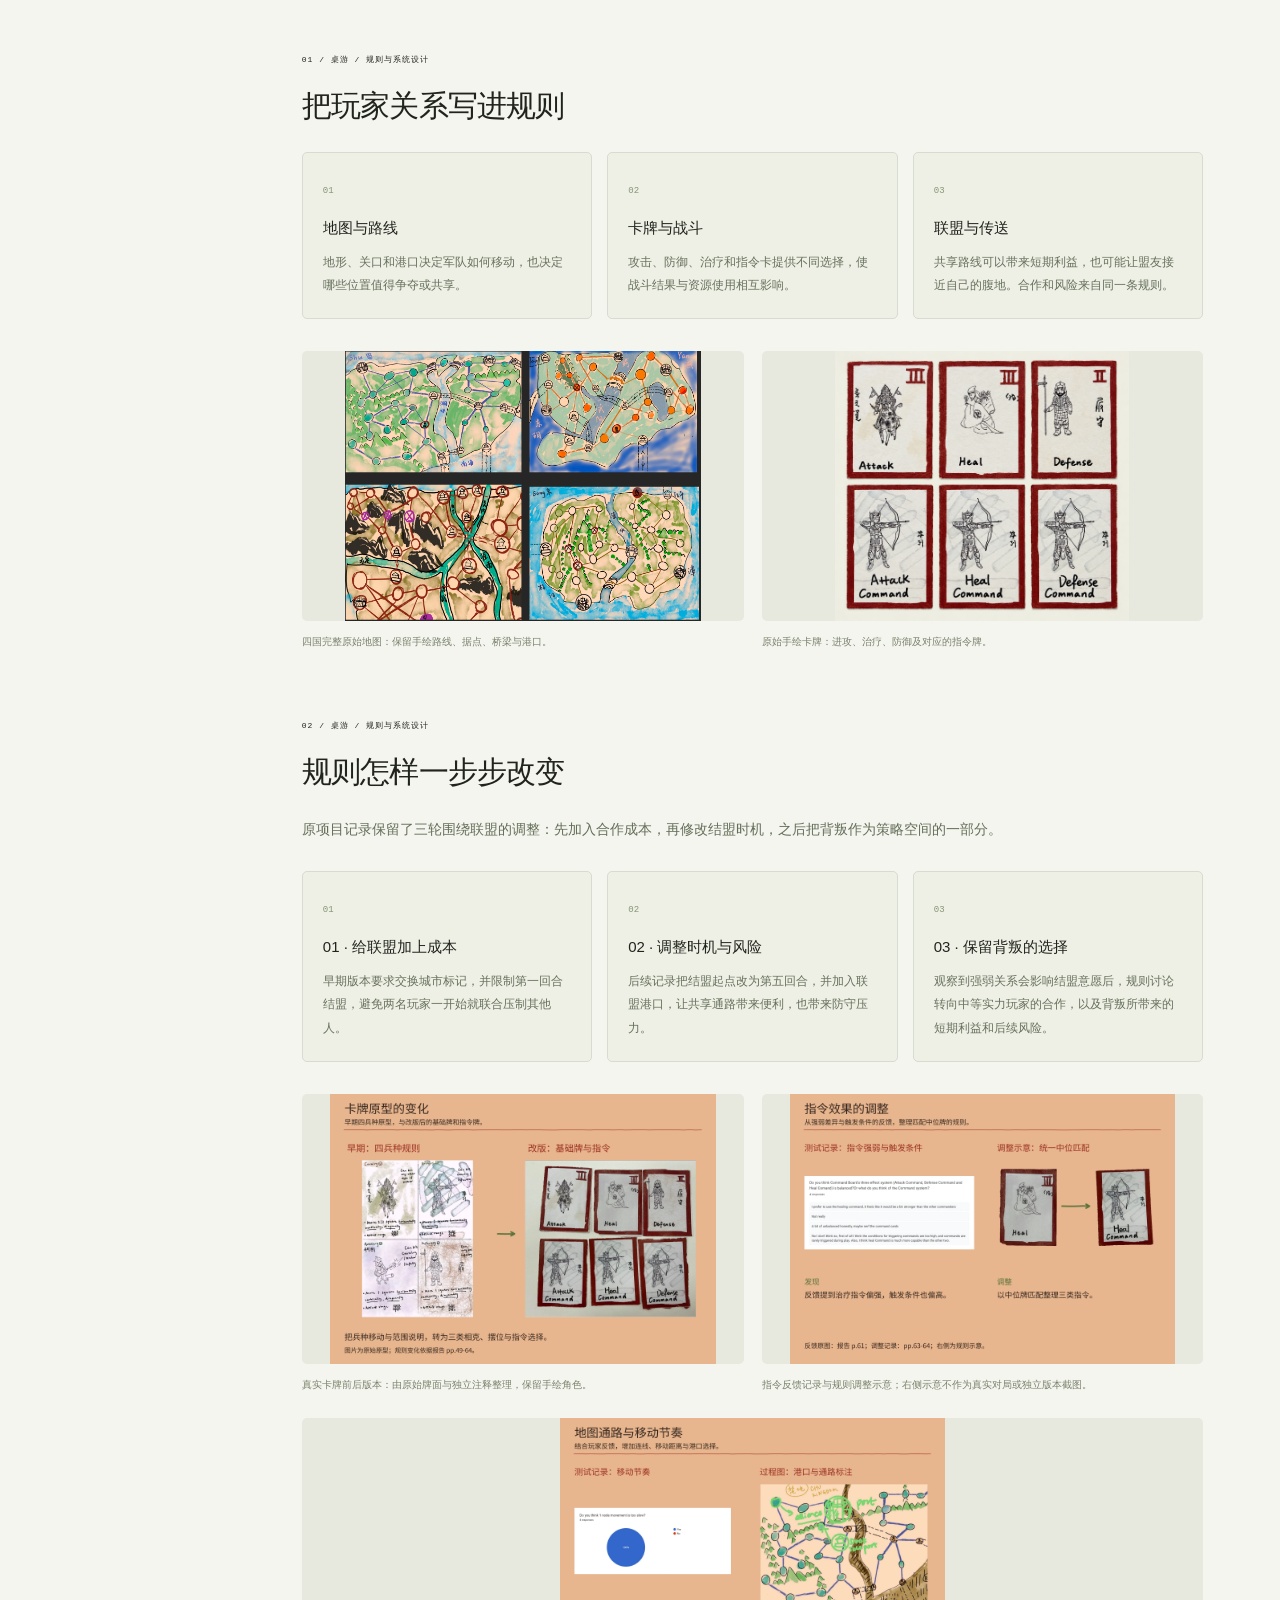
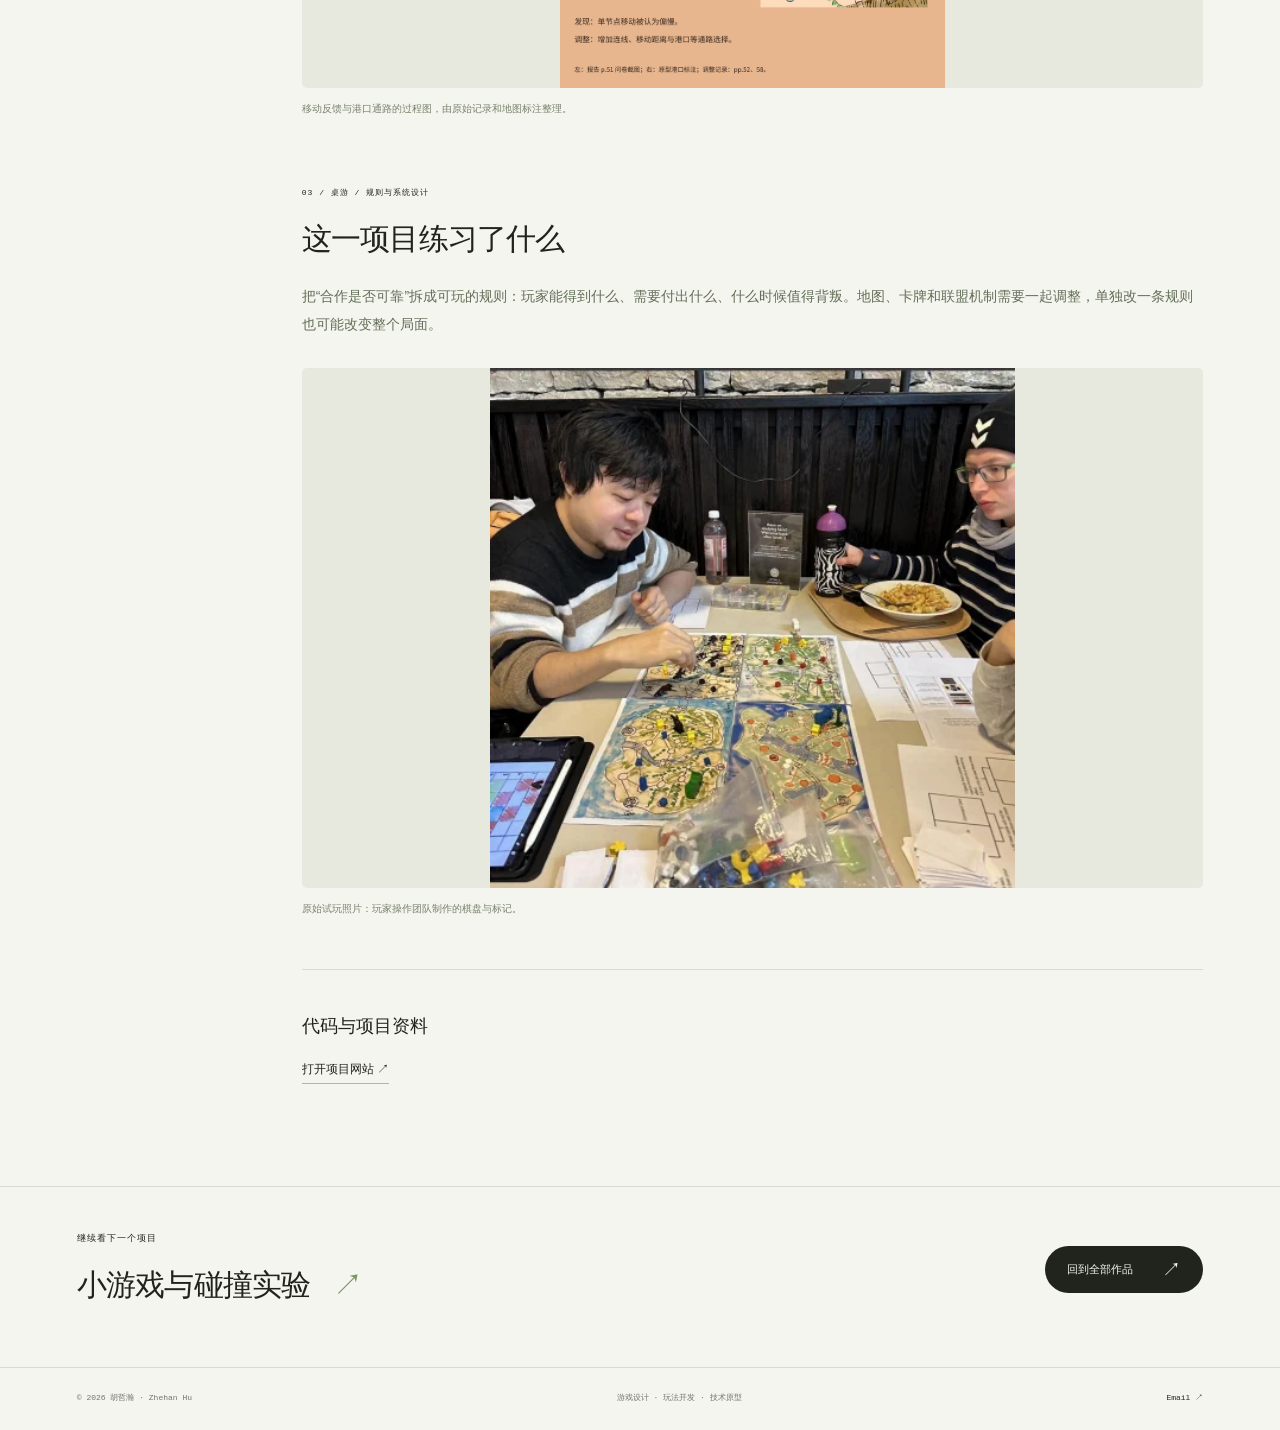
<file: projects/four-kingdoms.html>
<!doctype html>
<html lang="zh-CN"><head><meta charset="utf-8"><meta name="viewport" content="width=device-width,initial-scale=1"><meta name="theme-color" content="#f5f5ef"><meta name="description" content="以四国竞争为背景的桌游项目。玩家调兵、守城、结盟和背叛，围绕地图、卡牌与传送港口做选择。设计的核心问题是：怎样让合作值得尝试，又保留选择的代价？"><meta property="og:title" content="Four Kingdoms · 四国 · 胡哲瀚"><meta property="og:description" content="联盟带来捷径，也留下背叛的机会。"><title>Four Kingdoms · 四国 · 胡哲瀚的作品集</title><link rel="icon" type="image/svg+xml" href="../assets/icon.svg"><script src="../theme.js"></script><link rel="stylesheet" href="../style.css"><link rel="stylesheet" href="../project.css?v=20450fecf004"></head>
<body data-project="kingdoms"><canvas id="ambient" class="ambient-layer" aria-hidden="true"></canvas><div id="case-app"><a class="skip" href="#overview">跳到项目内容</a><header class="header wrap case-header"><a class="brand" href="../index.html" aria-label="返回作品首页"><span class="brand-symbol">zh<span>✳</span></span><span class="brand-name">胡哲瀚<br><small>游戏设计 · 开发</small></span></a><nav aria-label="主导航"><a href="../index.html#work">全部作品</a><button class="theme-toggle" type="button" data-theme-toggle aria-label="切换到深色模式" aria-pressed="false"><svg class="theme-moon" viewBox="0 0 24 24" aria-hidden="true"><path d="M20.5 13.2A8.7 8.7 0 0 1 10.8 3.5a8.7 8.7 0 1 0 9.7 9.7Z"/></svg><svg class="theme-sun" viewBox="0 0 24 24" aria-hidden="true"><circle cx="12" cy="12" r="3.5"/><path d="M12 2v2m0 16v2M2 12h2m16 0h2M5 5l1.4 1.4m11.2 11.2L19 19M5 19l1.4-1.4M17.6 6.4 19 5"/></svg><span data-theme-label>深色</span></button><button class="language" id="case-language" type="button" aria-label="Switch to English">EN</button><a class="contact-nav" href="../index.html#contact"><span>联系我</span><span aria-hidden="true">↗</span></a></nav></header>
    <main><div class="case-top wrap"><a class="case-back" href="../index.html#work">← 返回作品首页</a><div class="eyebrow">桌游 / 规则与系统设计</div><h1>Four Kingdoms · 四国</h1><p class="case-summary">联盟带来捷径，也留下背叛的机会。</p><div class="tags"><span class="tag">系统设计</span><span class="tag">桌面原型</span><span class="tag">规则迭代</span></div></div>
    <div class="case-hero wrap case-hero-fitted"><figure class="case-figure"><button class="zoom-image" type="button" data-full-src="../assets/projects/kingdoms-board-original.png" data-caption="原始手绘地图与进攻、治疗、防御卡牌的组合展示；点击查看完整地图。" aria-label="放大图片: 原始手绘地图与进攻、治疗、防御卡牌的组合展示；点击查看完整地图。"><div class="kingdoms-cover" role="img" aria-label="原始手绘地图与进攻、治疗、防御卡牌的组合展示；点击查看完整地图。"><img class="kingdoms-cover-board" src="../assets/projects/kingdoms-board-original.png" alt="" loading="lazy" decoding="async" width="1372" height="1040"><div class="kingdoms-cover-cards" aria-hidden="true"><span class="kingdoms-cover-card card-attack"></span><span class="kingdoms-cover-card card-heal"></span><span class="kingdoms-cover-card card-defense"></span></div></div><span aria-hidden="true">放大图片 ↗</span></button><figcaption>原始手绘地图与进攻、治疗、防御卡牌的组合展示；点击查看完整地图。</figcaption></figure></div>
    <div class="case-layout wrap"><aside class="case-sidebar"><nav aria-label="本页内容"><span class="eyebrow">本页内容</span><a href="#overview">00 · 项目概览</a><a href="#system">01 · 把玩家关系写进规则</a><a href="#iteration">02 · 规则怎样一步步改变</a><a href="#reflection">03 · 这一项目练习了什么</a></nav></aside>
    <div class="case-content"><section class="case-overview" id="overview"><div class="eyebrow">00 / 项目概览</div><p class="case-intro">以四国竞争为背景的桌游项目。玩家调兵、守城、结盟和背叛，围绕地图、卡牌与传送港口做选择。设计的核心问题是：怎样让合作值得尝试，又保留选择的代价？</p><dl class="case-facts"><div><dt>设计重点</dt><dd>合作、利益交换与背叛</dd></div><div><dt>我的工作</dt><dd>玩法研究、测试反馈分析与个人报告撰写</dd></div><div><dt>验证方式</dt><dd>五轮测试的观察、问卷与访谈记录</dd></div></dl></section>
    <section class="case-section" id="system"><div class="eyebrow">01 / 桌游 / 规则与系统设计</div><h2>把玩家关系写进规则</h2><div class="case-cards"><div class="case-card"><span class="case-card-index">01</span><h3>地图与路线</h3><p>地形、关口和港口决定军队如何移动，也决定哪些位置值得争夺或共享。</p></div><div class="case-card"><span class="case-card-index">02</span><h3>卡牌与战斗</h3><p>攻击、防御、治疗和指令卡提供不同选择，使战斗结果与资源使用相互影响。</p></div><div class="case-card"><span class="case-card-index">03</span><h3>联盟与传送</h3><p>共享路线可以带来短期利益，也可能让盟友接近自己的腹地。合作和风险来自同一条规则。</p></div></div><div class="case-gallery "><figure class="case-figure"><button class="zoom-image" type="button" data-full-src="../assets/projects/kingdoms-board-original.png" data-caption="四国完整原始地图：保留手绘路线、据点、桥梁与港口。" aria-label="放大图片: 四国完整原始地图：保留手绘路线、据点、桥梁与港口。"><img src="../assets/projects/kingdoms-board-original.png" alt="四国完整原始地图：保留手绘路线、据点、桥梁与港口。" style="object-position:50% 50%" loading="lazy" decoding="async"><span aria-hidden="true">放大图片 ↗</span></button><figcaption>四国完整原始地图：保留手绘路线、据点、桥梁与港口。</figcaption></figure><figure class="case-figure"><button class="zoom-image" type="button" data-full-src="../assets/projects/kingdoms-cards-original.png" data-caption="原始手绘卡牌：进攻、治疗、防御及对应的指令牌。" aria-label="放大图片: 原始手绘卡牌：进攻、治疗、防御及对应的指令牌。"><img src="../assets/projects/kingdoms-cards-original.png" alt="原始手绘卡牌：进攻、治疗、防御及对应的指令牌。" style="object-position:50% 50%" loading="lazy" decoding="async"><span aria-hidden="true">放大图片 ↗</span></button><figcaption>原始手绘卡牌：进攻、治疗、防御及对应的指令牌。</figcaption></figure></div></section><section class="case-section" id="iteration"><div class="eyebrow">02 / 桌游 / 规则与系统设计</div><h2>规则怎样一步步改变</h2><p class="case-lead">原项目记录保留了三轮围绕联盟的调整：先加入合作成本，再修改结盟时机，之后把背叛作为策略空间的一部分。</p><div class="case-cards"><div class="case-card"><span class="case-card-index">01</span><h3>01 · 给联盟加上成本</h3><p>早期版本要求交换城市标记，并限制第一回合结盟，避免两名玩家一开始就联合压制其他人。</p></div><div class="case-card"><span class="case-card-index">02</span><h3>02 · 调整时机与风险</h3><p>后续记录把结盟起点改为第五回合，并加入联盟港口，让共享通路带来便利，也带来防守压力。</p></div><div class="case-card"><span class="case-card-index">03</span><h3>03 · 保留背叛的选择</h3><p>观察到强弱关系会影响结盟意愿后，规则讨论转向中等实力玩家的合作，以及背叛所带来的短期利益和后续风险。</p></div></div><div class="case-gallery "><figure class="case-figure"><button class="zoom-image" type="button" data-full-src="../assets/projects/kingdoms-card-evolution.webp" data-caption="真实卡牌前后版本：由原始牌面与独立注释整理，保留手绘角色。" aria-label="放大图片: 真实卡牌前后版本：由原始牌面与独立注释整理，保留手绘角色。"><img src="../assets/projects/kingdoms-card-evolution.webp" alt="真实卡牌前后版本：由原始牌面与独立注释整理，保留手绘角色。" style="object-position:50% 50%" loading="lazy" decoding="async"><span aria-hidden="true">放大图片 ↗</span></button><figcaption>真实卡牌前后版本：由原始牌面与独立注释整理，保留手绘角色。</figcaption></figure><figure class="case-figure"><button class="zoom-image" type="button" data-full-src="../assets/projects/kingdoms-command-iteration.webp" data-caption="指令反馈记录与规则调整示意；右侧示意不作为真实对局或独立版本截图。" aria-label="放大图片: 指令反馈记录与规则调整示意；右侧示意不作为真实对局或独立版本截图。"><img src="../assets/projects/kingdoms-command-iteration.webp" alt="指令反馈记录与规则调整示意；右侧示意不作为真实对局或独立版本截图。" style="object-position:50% 50%" loading="lazy" decoding="async"><span aria-hidden="true">放大图片 ↗</span></button><figcaption>指令反馈记录与规则调整示意；右侧示意不作为真实对局或独立版本截图。</figcaption></figure><figure class="case-figure"><button class="zoom-image" type="button" data-full-src="../assets/projects/kingdoms-movement-iteration.webp" data-caption="移动反馈与港口通路的过程图，由原始记录和地图标注整理。" aria-label="放大图片: 移动反馈与港口通路的过程图，由原始记录和地图标注整理。"><img src="../assets/projects/kingdoms-movement-iteration.webp" alt="移动反馈与港口通路的过程图，由原始记录和地图标注整理。" style="object-position:50% 50%" loading="lazy" decoding="async"><span aria-hidden="true">放大图片 ↗</span></button><figcaption>移动反馈与港口通路的过程图，由原始记录和地图标注整理。</figcaption></figure></div></section><section class="case-section" id="reflection"><div class="eyebrow">03 / 桌游 / 规则与系统设计</div><h2>这一项目练习了什么</h2><p class="case-lead">把“合作是否可靠”拆成可玩的规则：玩家能得到什么、需要付出什么、什么时候值得背叛。地图、卡牌和联盟机制需要一起调整，单独改一条规则也可能改变整个局面。</p><div class="case-gallery single"><figure class="case-figure"><button class="zoom-image" type="button" data-full-src="../assets/projects/kingdoms-playtest.webp" data-caption="原始试玩照片：玩家操作团队制作的棋盘与标记。" aria-label="放大图片: 原始试玩照片：玩家操作团队制作的棋盘与标记。"><img src="../assets/projects/kingdoms-playtest.webp" alt="原始试玩照片：玩家操作团队制作的棋盘与标记。" style="object-position:50% 50%" loading="lazy" decoding="async"><span aria-hidden="true">放大图片 ↗</span></button><figcaption>原始试玩照片：玩家操作团队制作的棋盘与标记。</figcaption></figure></div></section>
    
    <section class="case-resources"><h2>代码与项目资料</h2><div class="project-links"><a href="https://hufourkingdoms.creght.site/" target="_blank" rel="noopener noreferrer">打开项目网站 ↗</a></div></section></div></div>
    <section class="case-next wrap"><div><div class="eyebrow">继续看下一个项目</div><a class="case-next-title" href="./mini-games.html">小游戏与碰撞实验 <span aria-hidden="true">↗</span></a></div><a class="button dark" href="../index.html#work">回到全部作品 <span aria-hidden="true">↗</span></a></section></main>
    <footer class="footer wrap"><span>© 2026 胡哲瀚 · Zhehan Hu</span><span>游戏设计 · 玩法开发 · 技术原型</span><a href="mailto:huzhehanhuzhehan@gmail.com">Email ↗</a></footer></div><dialog id="image-dialog" class="image-dialog" aria-labelledby="lightbox-caption"><div class="lightbox-toolbar"><span id="lightbox-count"></span><button type="button" id="lightbox-close" aria-label="关闭图片">×</button></div><img id="lightbox-image" alt=""><p id="lightbox-caption"></p><div class="lightbox-nav"><button id="lightbox-prev" type="button" aria-label="上一张图片">←</button><button id="lightbox-next" type="button" aria-label="下一张图片">→</button></div></dialog><script src="../covers.js?v=e9cef81536c8" defer></script><script src="../project-data.js?v=7d10e9a30721" defer></script><script src="../project.js?v=e5fd0677e956" defer></script><script src="../ambient.js" defer></script></body></html>
</file>
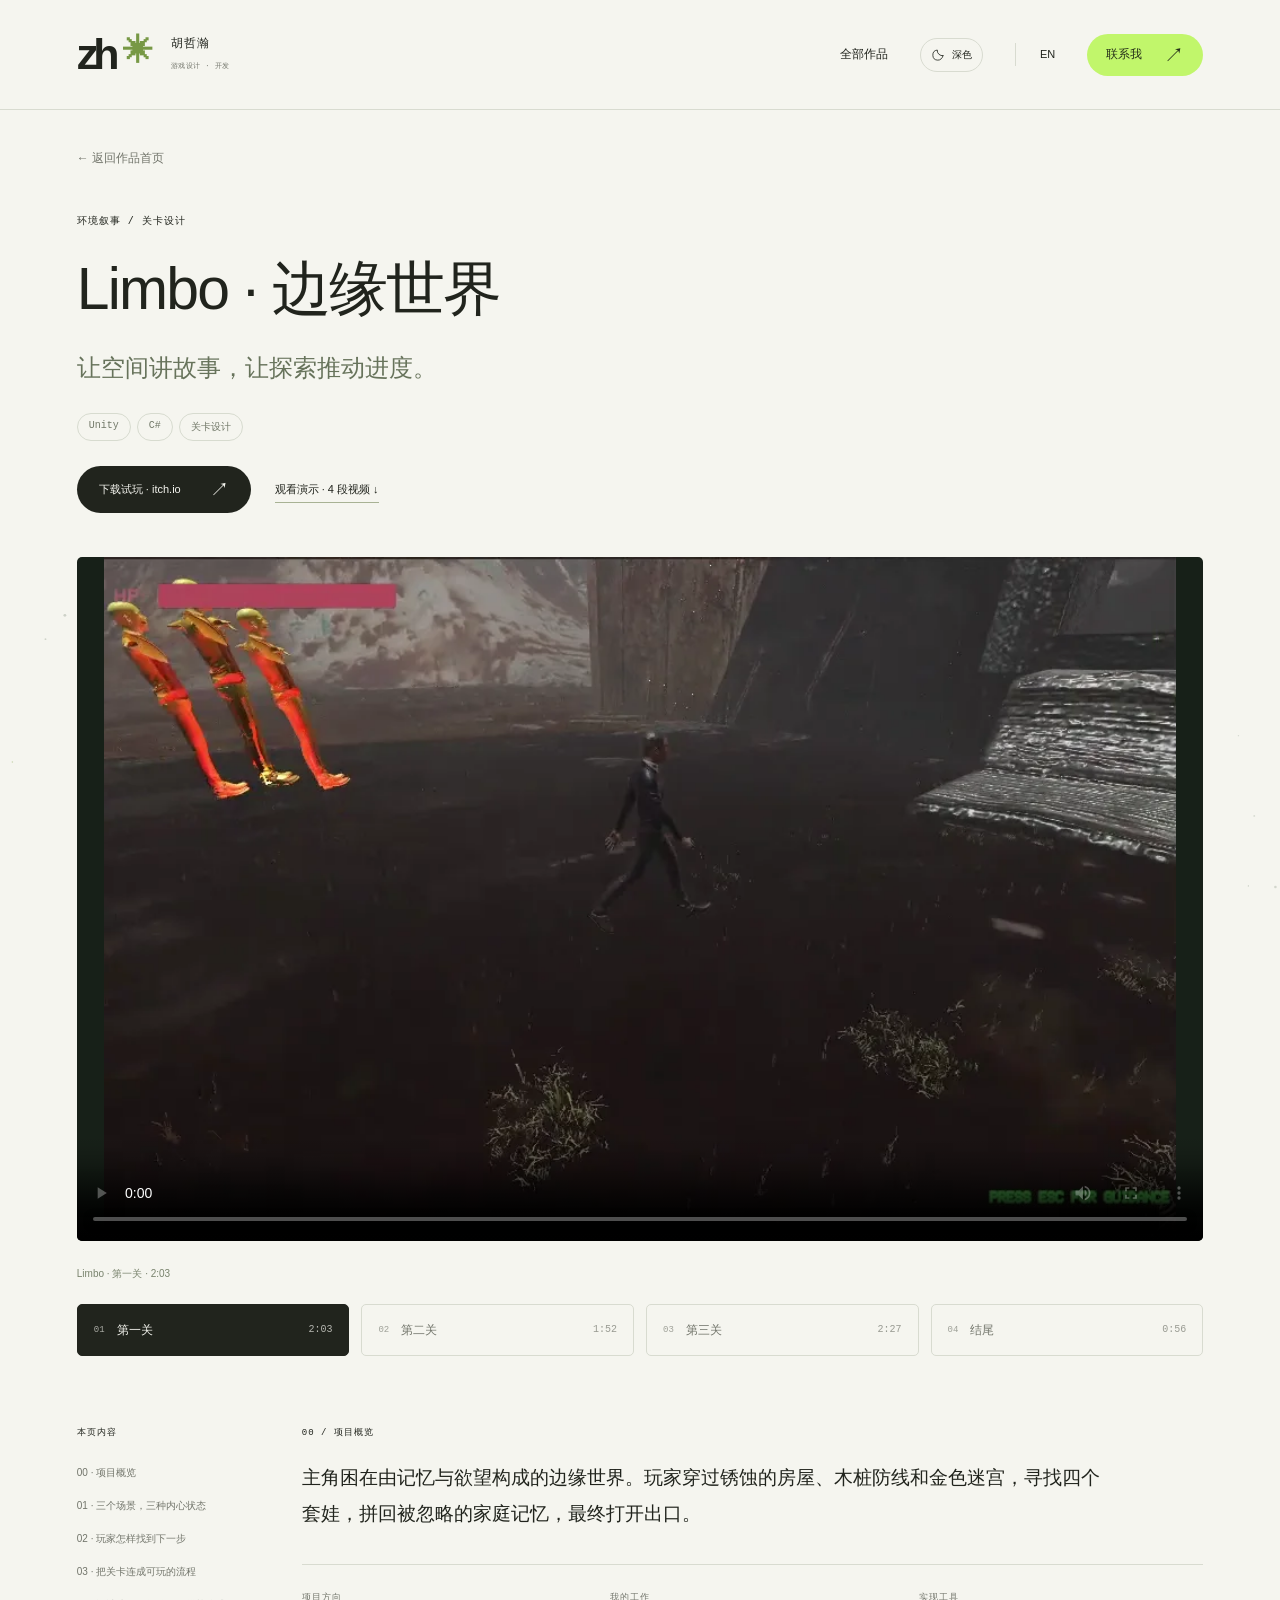
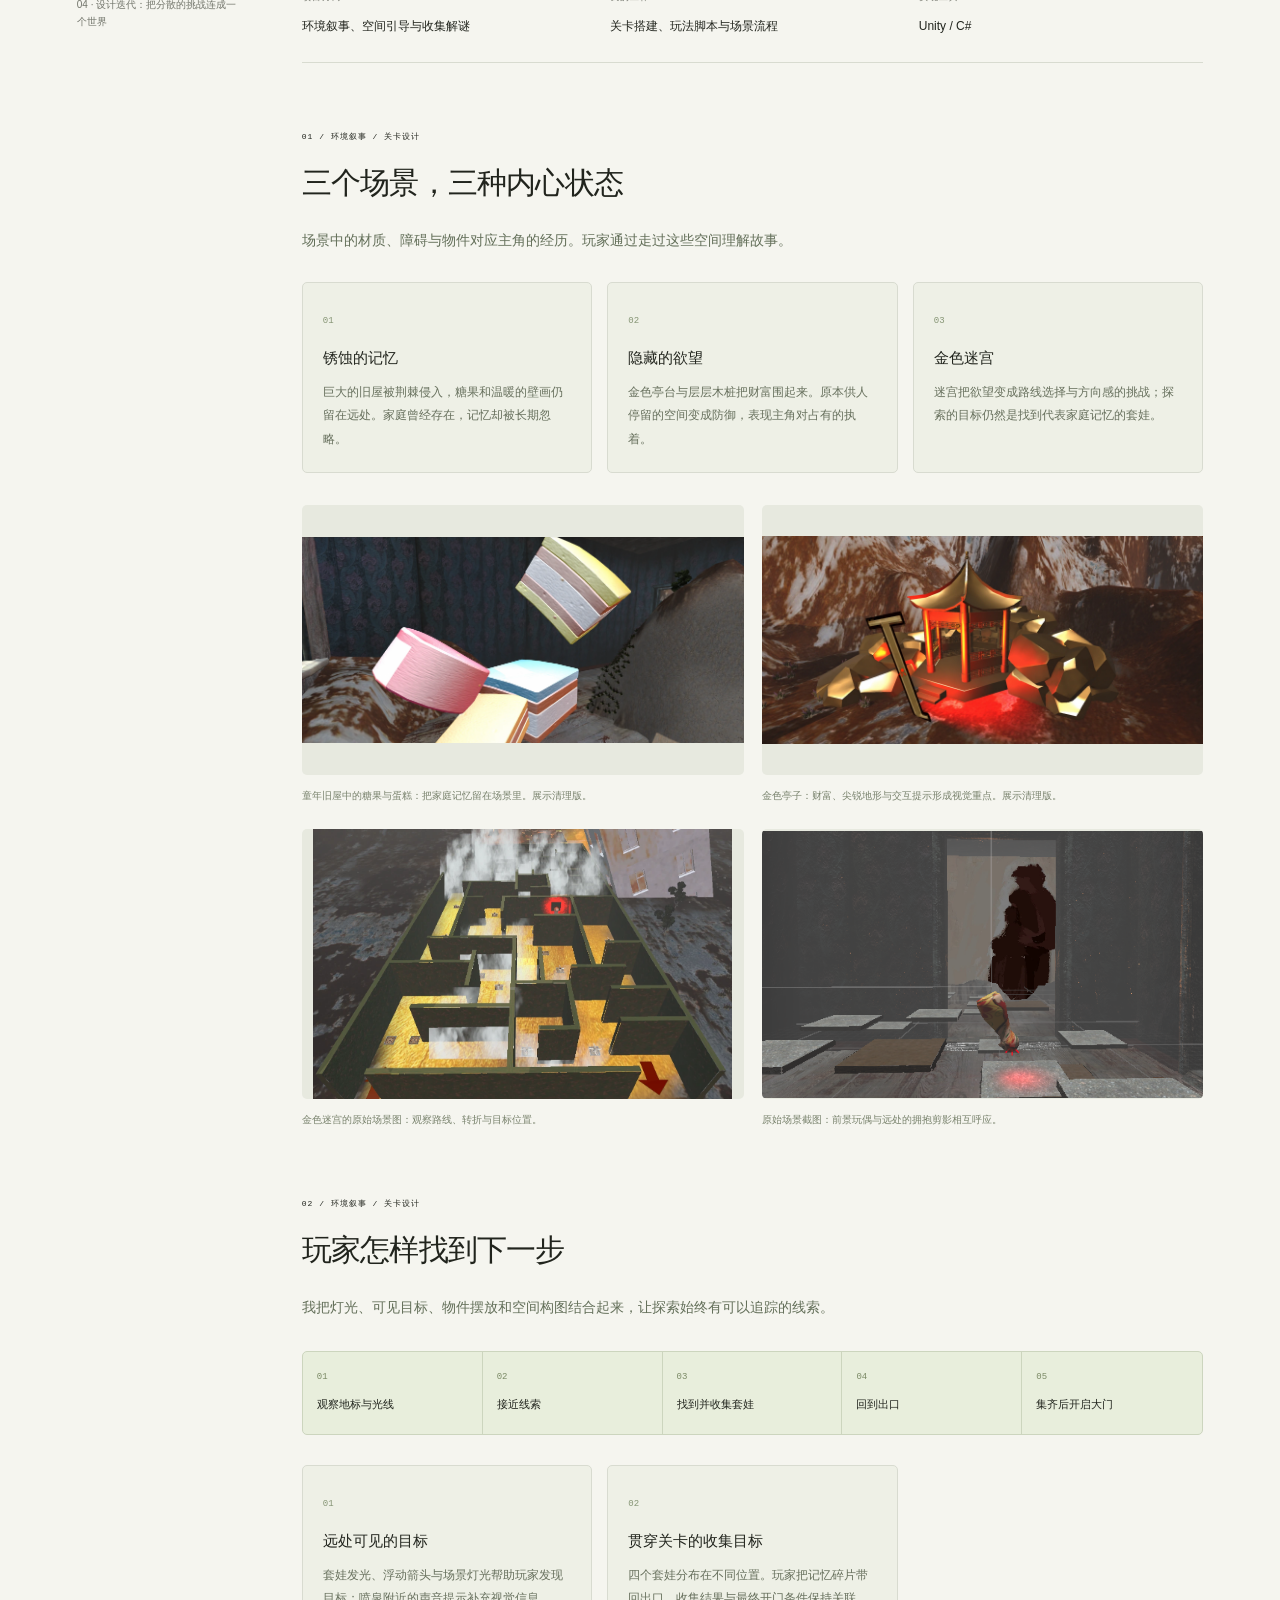
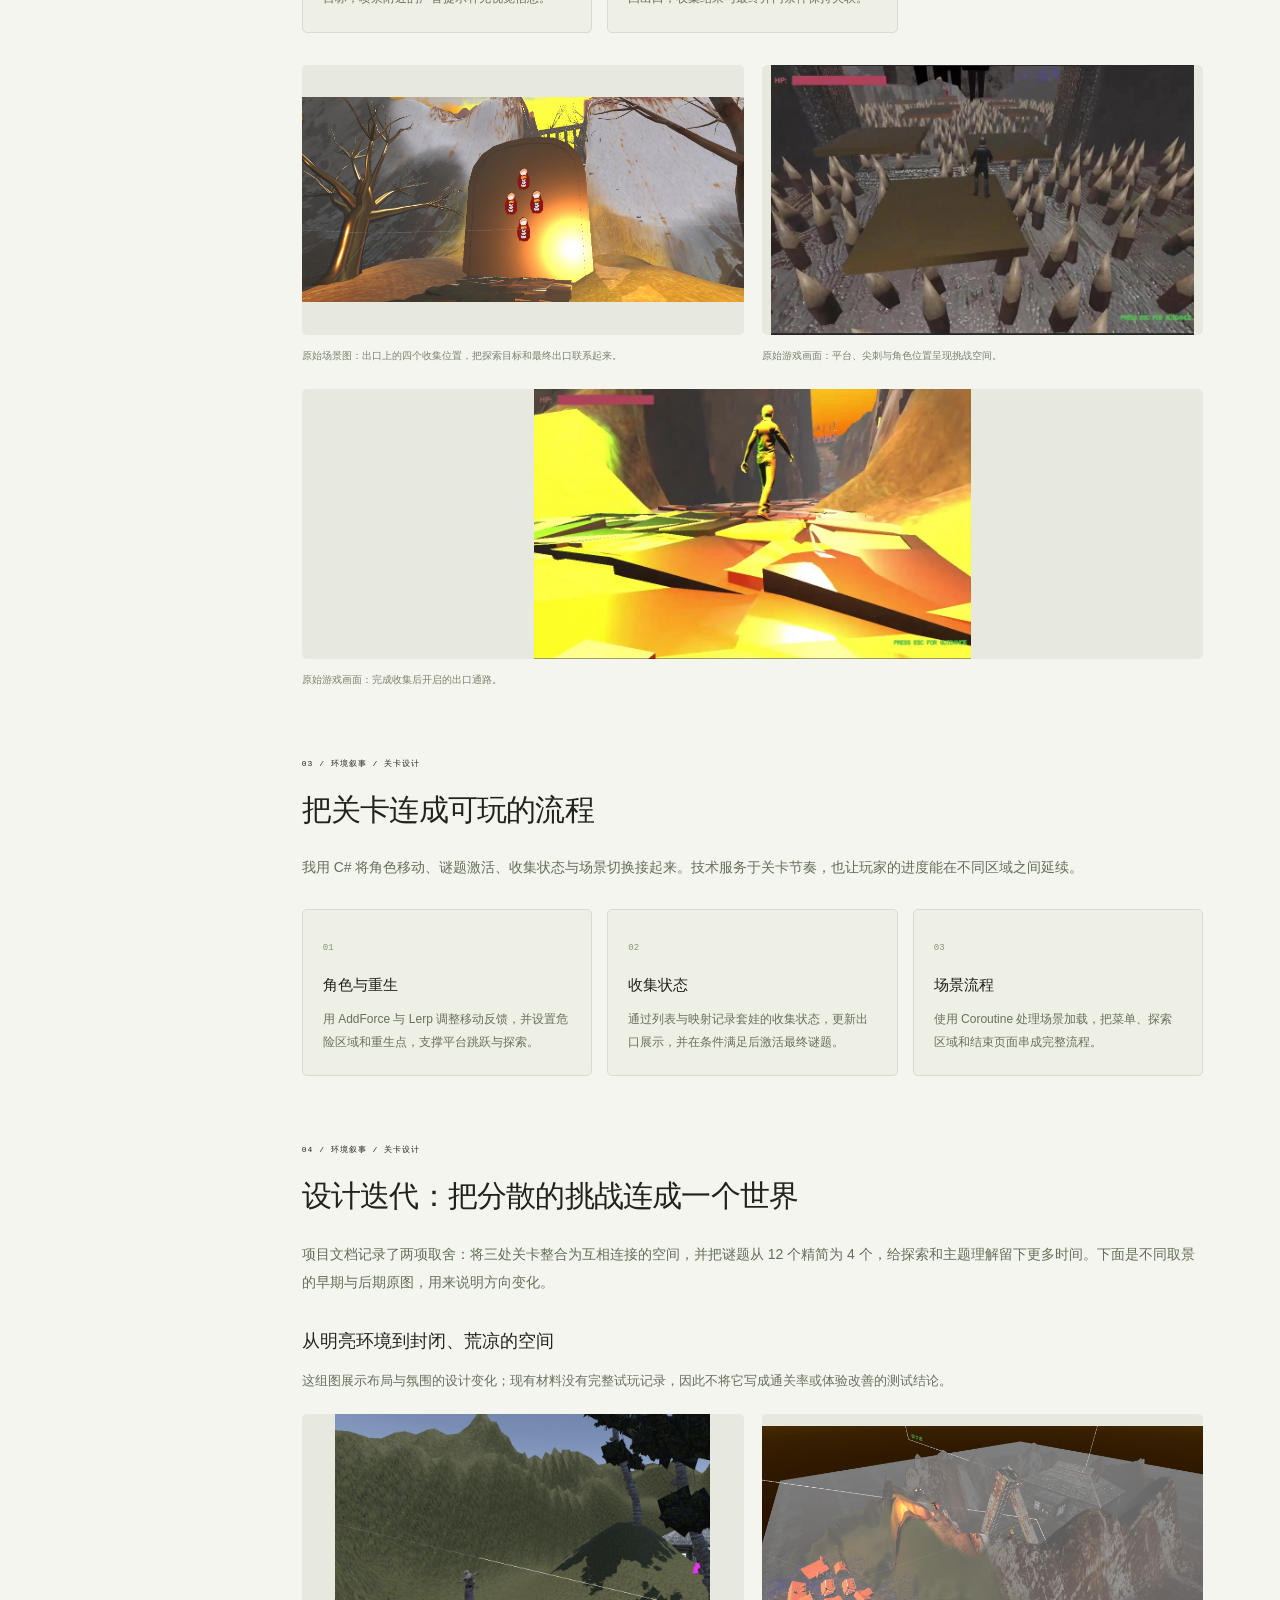
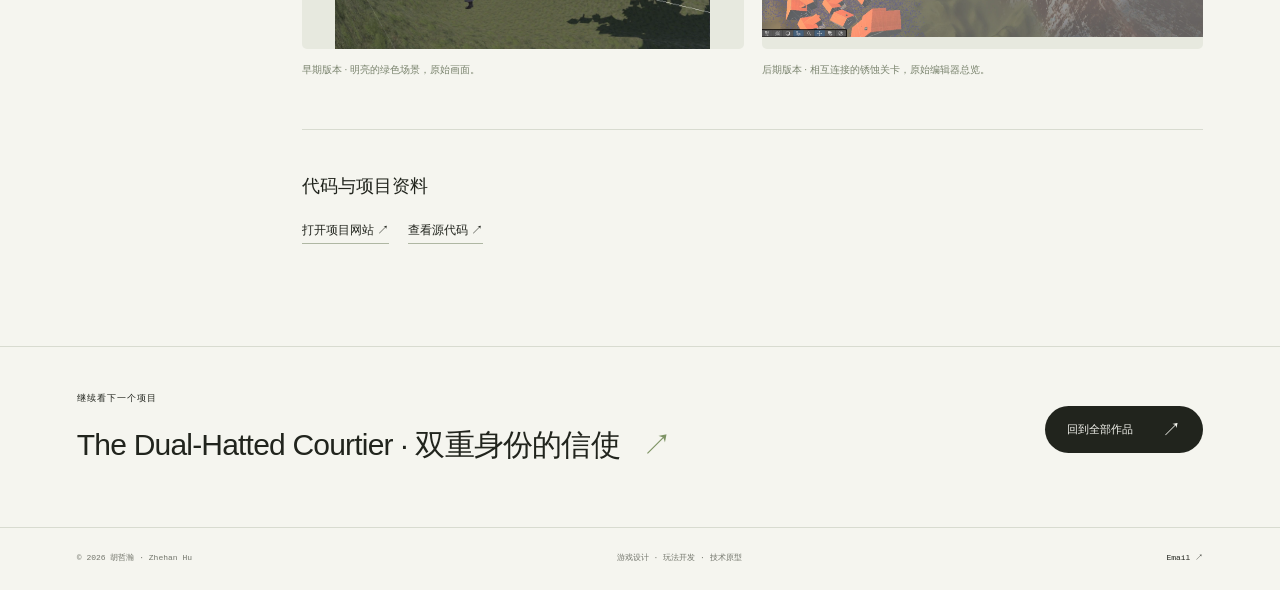
<file: projects/limbo.html>
<!doctype html>
<html lang="zh-CN"><head><meta charset="utf-8"><meta name="viewport" content="width=device-width,initial-scale=1"><meta name="theme-color" content="#f5f5ef"><meta name="description" content="主角困在由记忆与欲望构成的边缘世界。玩家穿过锈蚀的房屋、木桩防线和金色迷宫，寻找四个套娃，拼回被忽略的家庭记忆，最终打开出口。"><meta property="og:title" content="Limbo · 边缘世界 · 胡哲瀚"><meta property="og:description" content="让空间讲故事，让探索推动进度。"><title>Limbo · 边缘世界 · 胡哲瀚的作品集</title><link rel="icon" type="image/svg+xml" href="../assets/icon.svg"><script src="../theme.js"></script><link rel="stylesheet" href="../style.css"><link rel="stylesheet" href="../project.css?v=20450fecf004"></head>
<body data-project="limbo"><canvas id="ambient" class="ambient-layer" aria-hidden="true"></canvas><div id="case-app"><a class="skip" href="#overview">跳到项目内容</a><header class="header wrap case-header"><a class="brand" href="../index.html" aria-label="返回作品首页"><span class="brand-symbol">zh<span>✳</span></span><span class="brand-name">胡哲瀚<br><small>游戏设计 · 开发</small></span></a><nav aria-label="主导航"><a href="../index.html#work">全部作品</a><button class="theme-toggle" type="button" data-theme-toggle aria-label="切换到深色模式" aria-pressed="false"><svg class="theme-moon" viewBox="0 0 24 24" aria-hidden="true"><path d="M20.5 13.2A8.7 8.7 0 0 1 10.8 3.5a8.7 8.7 0 1 0 9.7 9.7Z"/></svg><svg class="theme-sun" viewBox="0 0 24 24" aria-hidden="true"><circle cx="12" cy="12" r="3.5"/><path d="M12 2v2m0 16v2M2 12h2m16 0h2M5 5l1.4 1.4m11.2 11.2L19 19M5 19l1.4-1.4M17.6 6.4 19 5"/></svg><span data-theme-label>深色</span></button><button class="language" id="case-language" type="button" aria-label="Switch to English">EN</button><a class="contact-nav" href="../index.html#contact"><span>联系我</span><span aria-hidden="true">↗</span></a></nav></header>
    <main><div class="case-top wrap"><a class="case-back" href="../index.html#work">← 返回作品首页</a><div class="eyebrow">环境叙事 / 关卡设计</div><h1>Limbo · 边缘世界</h1><p class="case-summary">让空间讲故事，让探索推动进度。</p><div class="tags"><span class="tag">Unity</span><span class="tag">C#</span><span class="tag">关卡设计</span></div><div class="case-actions"><a class="button dark" href="https://zhehan-hu.itch.io/limbo" target="_blank" rel="noopener noreferrer">下载试玩 · itch.io <span aria-hidden="true">↗</span></a><a class="text-link" href="#demo">观看演示 · 4 段视频 <span aria-hidden="true">↓</span></a></div></div>
    <div class="case-hero wrap case-video-hero" id="demo"><div class="case-video-group  " data-video-group="featured"><div class="case-video-player" id="featured-video" data-video-player data-featured-video><figure class="case-figure"><video controls playsinline preload="metadata" width="950" height="606" poster="../assets/projects/limbo-level-1-poster.webp" aria-label="Limbo · 第一关 · 2:03"><source src="../assets/videos/limbo-level-1.mp4" type="video/mp4">浏览器暂不支持视频播放。</video><figcaption aria-live="polite">Limbo · 第一关 · 2:03</figcaption></figure></div><div class="case-video-tabs" role="group" aria-label="项目演示"><button class="case-video-tab" type="button" data-case-video="0" aria-controls="featured-video" aria-pressed="true"><span class="case-video-index" aria-hidden="true">01</span><span class="case-video-title">第一关</span><span class="case-video-duration">2:03</span></button><button class="case-video-tab" type="button" data-case-video="1" aria-controls="featured-video" aria-pressed="false"><span class="case-video-index" aria-hidden="true">02</span><span class="case-video-title">第二关</span><span class="case-video-duration">1:52</span></button><button class="case-video-tab" type="button" data-case-video="2" aria-controls="featured-video" aria-pressed="false"><span class="case-video-index" aria-hidden="true">03</span><span class="case-video-title">第三关</span><span class="case-video-duration">2:27</span></button><button class="case-video-tab" type="button" data-case-video="3" aria-controls="featured-video" aria-pressed="false"><span class="case-video-index" aria-hidden="true">04</span><span class="case-video-title">结尾</span><span class="case-video-duration">0:56</span></button></div></div></div>
    <div class="case-layout wrap"><aside class="case-sidebar"><nav aria-label="本页内容"><span class="eyebrow">本页内容</span><a href="#overview">00 · 项目概览</a><a href="#spaces">01 · 三个场景，三种内心状态</a><a href="#guidance">02 · 玩家怎样找到下一步</a><a href="#implementation">03 · 把关卡连成可玩的流程</a><a href="#iteration">04 · 设计迭代：把分散的挑战连成一个世界</a></nav></aside>
    <div class="case-content"><section class="case-overview" id="overview"><div class="eyebrow">00 / 项目概览</div><p class="case-intro">主角困在由记忆与欲望构成的边缘世界。玩家穿过锈蚀的房屋、木桩防线和金色迷宫，寻找四个套娃，拼回被忽略的家庭记忆，最终打开出口。</p><dl class="case-facts"><div><dt>项目方向</dt><dd>环境叙事、空间引导与收集解谜</dd></div><div><dt>我的工作</dt><dd>关卡搭建、玩法脚本与场景流程</dd></div><div><dt>实现工具</dt><dd>Unity / C#</dd></div></dl></section>
    <section class="case-section" id="spaces"><div class="eyebrow">01 / 环境叙事 / 关卡设计</div><h2>三个场景，三种内心状态</h2><p class="case-lead">场景中的材质、障碍与物件对应主角的经历。玩家通过走过这些空间理解故事。</p><div class="case-cards"><div class="case-card"><span class="case-card-index">01</span><h3>锈蚀的记忆</h3><p>巨大的旧屋被荆棘侵入，糖果和温暖的壁画仍留在远处。家庭曾经存在，记忆却被长期忽略。</p></div><div class="case-card"><span class="case-card-index">02</span><h3>隐藏的欲望</h3><p>金色亭台与层层木桩把财富围起来。原本供人停留的空间变成防御，表现主角对占有的执着。</p></div><div class="case-card"><span class="case-card-index">03</span><h3>金色迷宫</h3><p>迷宫把欲望变成路线选择与方向感的挑战；探索的目标仍然是找到代表家庭记忆的套娃。</p></div></div><div class="case-gallery "><figure class="case-figure"><button class="zoom-image" type="button" data-full-src="../assets/projects/limbo-house-display.webp" data-caption="童年旧屋中的糖果与蛋糕：把家庭记忆留在场景里。展示清理版。" aria-label="放大图片: 童年旧屋中的糖果与蛋糕：把家庭记忆留在场景里。展示清理版。"><img src="../assets/projects/limbo-house-display.webp" alt="童年旧屋中的糖果与蛋糕：把家庭记忆留在场景里。展示清理版。" style="object-position:50% 50%" loading="lazy" decoding="async"><span aria-hidden="true">放大图片 ↗</span></button><figcaption>童年旧屋中的糖果与蛋糕：把家庭记忆留在场景里。展示清理版。</figcaption></figure><figure class="case-figure"><button class="zoom-image" type="button" data-full-src="../assets/projects/limbo-pavilion-display.webp" data-caption="金色亭子：财富、尖锐地形与交互提示形成视觉重点。展示清理版。" aria-label="放大图片: 金色亭子：财富、尖锐地形与交互提示形成视觉重点。展示清理版。"><img src="../assets/projects/limbo-pavilion-display.webp" alt="金色亭子：财富、尖锐地形与交互提示形成视觉重点。展示清理版。" style="object-position:50% 50%" loading="lazy" decoding="async"><span aria-hidden="true">放大图片 ↗</span></button><figcaption>金色亭子：财富、尖锐地形与交互提示形成视觉重点。展示清理版。</figcaption></figure><figure class="case-figure"><button class="zoom-image" type="button" data-full-src="../assets/projects/limbo-layout-original.webp" data-caption="金色迷宫的原始场景图：观察路线、转折与目标位置。" aria-label="放大图片: 金色迷宫的原始场景图：观察路线、转折与目标位置。"><img src="../assets/projects/limbo-layout-original.webp" alt="金色迷宫的原始场景图：观察路线、转折与目标位置。" style="object-position:50% 50%" loading="lazy" decoding="async"><span aria-hidden="true">放大图片 ↗</span></button><figcaption>金色迷宫的原始场景图：观察路线、转折与目标位置。</figcaption></figure><figure class="case-figure"><button class="zoom-image" type="button" data-full-src="../assets/projects/limbo-doll-embrace-original.png" data-caption="原始场景截图：前景玩偶与远处的拥抱剪影相互呼应。" aria-label="放大图片: 原始场景截图：前景玩偶与远处的拥抱剪影相互呼应。"><img src="../assets/projects/limbo-doll-embrace-original.png" alt="原始场景截图：前景玩偶与远处的拥抱剪影相互呼应。" style="object-position:50% 50%" loading="lazy" decoding="async"><span aria-hidden="true">放大图片 ↗</span></button><figcaption>原始场景截图：前景玩偶与远处的拥抱剪影相互呼应。</figcaption></figure></div></section><section class="case-section" id="guidance"><div class="eyebrow">02 / 环境叙事 / 关卡设计</div><h2>玩家怎样找到下一步</h2><p class="case-lead">我把灯光、可见目标、物件摆放和空间构图结合起来，让探索始终有可以追踪的线索。</p><ol class="case-flow"><li><span>01</span>观察地标与光线</li><li><span>02</span>接近线索</li><li><span>03</span>找到并收集套娃</li><li><span>04</span>回到出口</li><li><span>05</span>集齐后开启大门</li></ol><div class="case-cards"><div class="case-card"><span class="case-card-index">01</span><h3>远处可见的目标</h3><p>套娃发光、浮动箭头与场景灯光帮助玩家发现目标；喷泉附近的声音提示补充视觉信息。</p></div><div class="case-card"><span class="case-card-index">02</span><h3>贯穿关卡的收集目标</h3><p>四个套娃分布在不同位置。玩家把记忆碎片带回出口，收集结果与最终开门条件保持关联。</p></div></div><div class="case-gallery "><figure class="case-figure"><button class="zoom-image" type="button" data-full-src="../assets/projects/limbo-collection-original.webp" data-caption="原始场景图：出口上的四个收集位置，把探索目标和最终出口联系起来。" aria-label="放大图片: 原始场景图：出口上的四个收集位置，把探索目标和最终出口联系起来。"><img src="../assets/projects/limbo-collection-original.webp" alt="原始场景图：出口上的四个收集位置，把探索目标和最终出口联系起来。" style="object-position:50% 50%" loading="lazy" decoding="async"><span aria-hidden="true">放大图片 ↗</span></button><figcaption>原始场景图：出口上的四个收集位置，把探索目标和最终出口联系起来。</figcaption></figure><figure class="case-figure"><button class="zoom-image" type="button" data-full-src="../assets/projects/limbo-hazards-original.webp" data-caption="原始游戏画面：平台、尖刺与角色位置呈现挑战空间。" aria-label="放大图片: 原始游戏画面：平台、尖刺与角色位置呈现挑战空间。"><img src="../assets/projects/limbo-hazards-original.webp" alt="原始游戏画面：平台、尖刺与角色位置呈现挑战空间。" style="object-position:50% 50%" loading="lazy" decoding="async"><span aria-hidden="true">放大图片 ↗</span></button><figcaption>原始游戏画面：平台、尖刺与角色位置呈现挑战空间。</figcaption></figure><figure class="case-figure"><button class="zoom-image" type="button" data-full-src="../assets/projects/limbo-exit-original.webp" data-caption="原始游戏画面：完成收集后开启的出口通路。" aria-label="放大图片: 原始游戏画面：完成收集后开启的出口通路。"><img src="../assets/projects/limbo-exit-original.webp" alt="原始游戏画面：完成收集后开启的出口通路。" style="object-position:50% 50%" loading="lazy" decoding="async"><span aria-hidden="true">放大图片 ↗</span></button><figcaption>原始游戏画面：完成收集后开启的出口通路。</figcaption></figure></div></section><section class="case-section" id="implementation"><div class="eyebrow">03 / 环境叙事 / 关卡设计</div><h2>把关卡连成可玩的流程</h2><p class="case-lead">我用 C# 将角色移动、谜题激活、收集状态与场景切换接起来。技术服务于关卡节奏，也让玩家的进度能在不同区域之间延续。</p><div class="case-cards"><div class="case-card"><span class="case-card-index">01</span><h3>角色与重生</h3><p>用 AddForce 与 Lerp 调整移动反馈，并设置危险区域和重生点，支撑平台跳跃与探索。</p></div><div class="case-card"><span class="case-card-index">02</span><h3>收集状态</h3><p>通过列表与映射记录套娃的收集状态，更新出口展示，并在条件满足后激活最终谜题。</p></div><div class="case-card"><span class="case-card-index">03</span><h3>场景流程</h3><p>使用 Coroutine 处理场景加载，把菜单、探索区域和结束页面串成完整流程。</p></div></div></section><section class="case-section" id="iteration"><div class="eyebrow">04 / 环境叙事 / 关卡设计</div><h2>设计迭代：把分散的挑战连成一个世界</h2><p class="case-lead">项目文档记录了两项取舍：将三处关卡整合为互相连接的空间，并把谜题从 12 个精简为 4 个，给探索和主题理解留下更多时间。下面是不同取景的早期与后期原图，用来说明方向变化。</p><div class="case-comparison"><h3>从明亮环境到封闭、荒凉的空间</h3><p>这组图展示布局与氛围的设计变化；现有材料没有完整试玩记录，因此不将它写成通关率或体验改善的测试结论。</p><div class="case-gallery"><figure class="case-figure"><button class="zoom-image" type="button" data-full-src="../assets/projects/limbo-early-original.webp" data-caption="早期版本 · 明亮的绿色场景，原始画面。" aria-label="放大图片: 早期版本 · 明亮的绿色场景，原始画面。"><img src="../assets/projects/limbo-early-original.webp" alt="早期版本 · 明亮的绿色场景，原始画面。" style="object-position:50% 50%" loading="lazy" decoding="async"><span aria-hidden="true">放大图片 ↗</span></button><figcaption>早期版本 · 明亮的绿色场景，原始画面。</figcaption></figure><figure class="case-figure"><button class="zoom-image" type="button" data-full-src="../assets/projects/limbo-late-original.webp" data-caption="后期版本 · 相互连接的锈蚀关卡，原始编辑器总览。" aria-label="放大图片: 后期版本 · 相互连接的锈蚀关卡，原始编辑器总览。"><img src="../assets/projects/limbo-late-original.webp" alt="后期版本 · 相互连接的锈蚀关卡，原始编辑器总览。" style="object-position:50% 50%" loading="lazy" decoding="async"><span aria-hidden="true">放大图片 ↗</span></button><figcaption>后期版本 · 相互连接的锈蚀关卡，原始编辑器总览。</figcaption></figure></div></div></section>
    
    <section class="case-resources"><h2>代码与项目资料</h2><div class="project-links"><a href="https://limbohu.creght.site/" target="_blank" rel="noopener noreferrer">打开项目网站 ↗</a><a href="https://github.com/siempre-2004/Limbo" target="_blank" rel="noopener noreferrer">查看源代码 ↗</a></div></section></div></div>
    <section class="case-next wrap"><div><div class="eyebrow">继续看下一个项目</div><a class="case-next-title" href="./arcade.html">The Dual-Hatted Courtier · 双重身份的信使 <span aria-hidden="true">↗</span></a></div><a class="button dark" href="../index.html#work">回到全部作品 <span aria-hidden="true">↗</span></a></section></main>
    <footer class="footer wrap"><span>© 2026 胡哲瀚 · Zhehan Hu</span><span>游戏设计 · 玩法开发 · 技术原型</span><a href="mailto:huzhehanhuzhehan@gmail.com">Email ↗</a></footer></div><dialog id="image-dialog" class="image-dialog" aria-labelledby="lightbox-caption"><div class="lightbox-toolbar"><span id="lightbox-count"></span><button type="button" id="lightbox-close" aria-label="关闭图片">×</button></div><img id="lightbox-image" alt=""><p id="lightbox-caption"></p><div class="lightbox-nav"><button id="lightbox-prev" type="button" aria-label="上一张图片">←</button><button id="lightbox-next" type="button" aria-label="下一张图片">→</button></div></dialog><script src="../covers.js?v=e9cef81536c8" defer></script><script src="../project-data.js?v=7d10e9a30721" defer></script><script src="../project.js?v=e5fd0677e956" defer></script><script src="../ambient.js" defer></script></body></html>
</file>
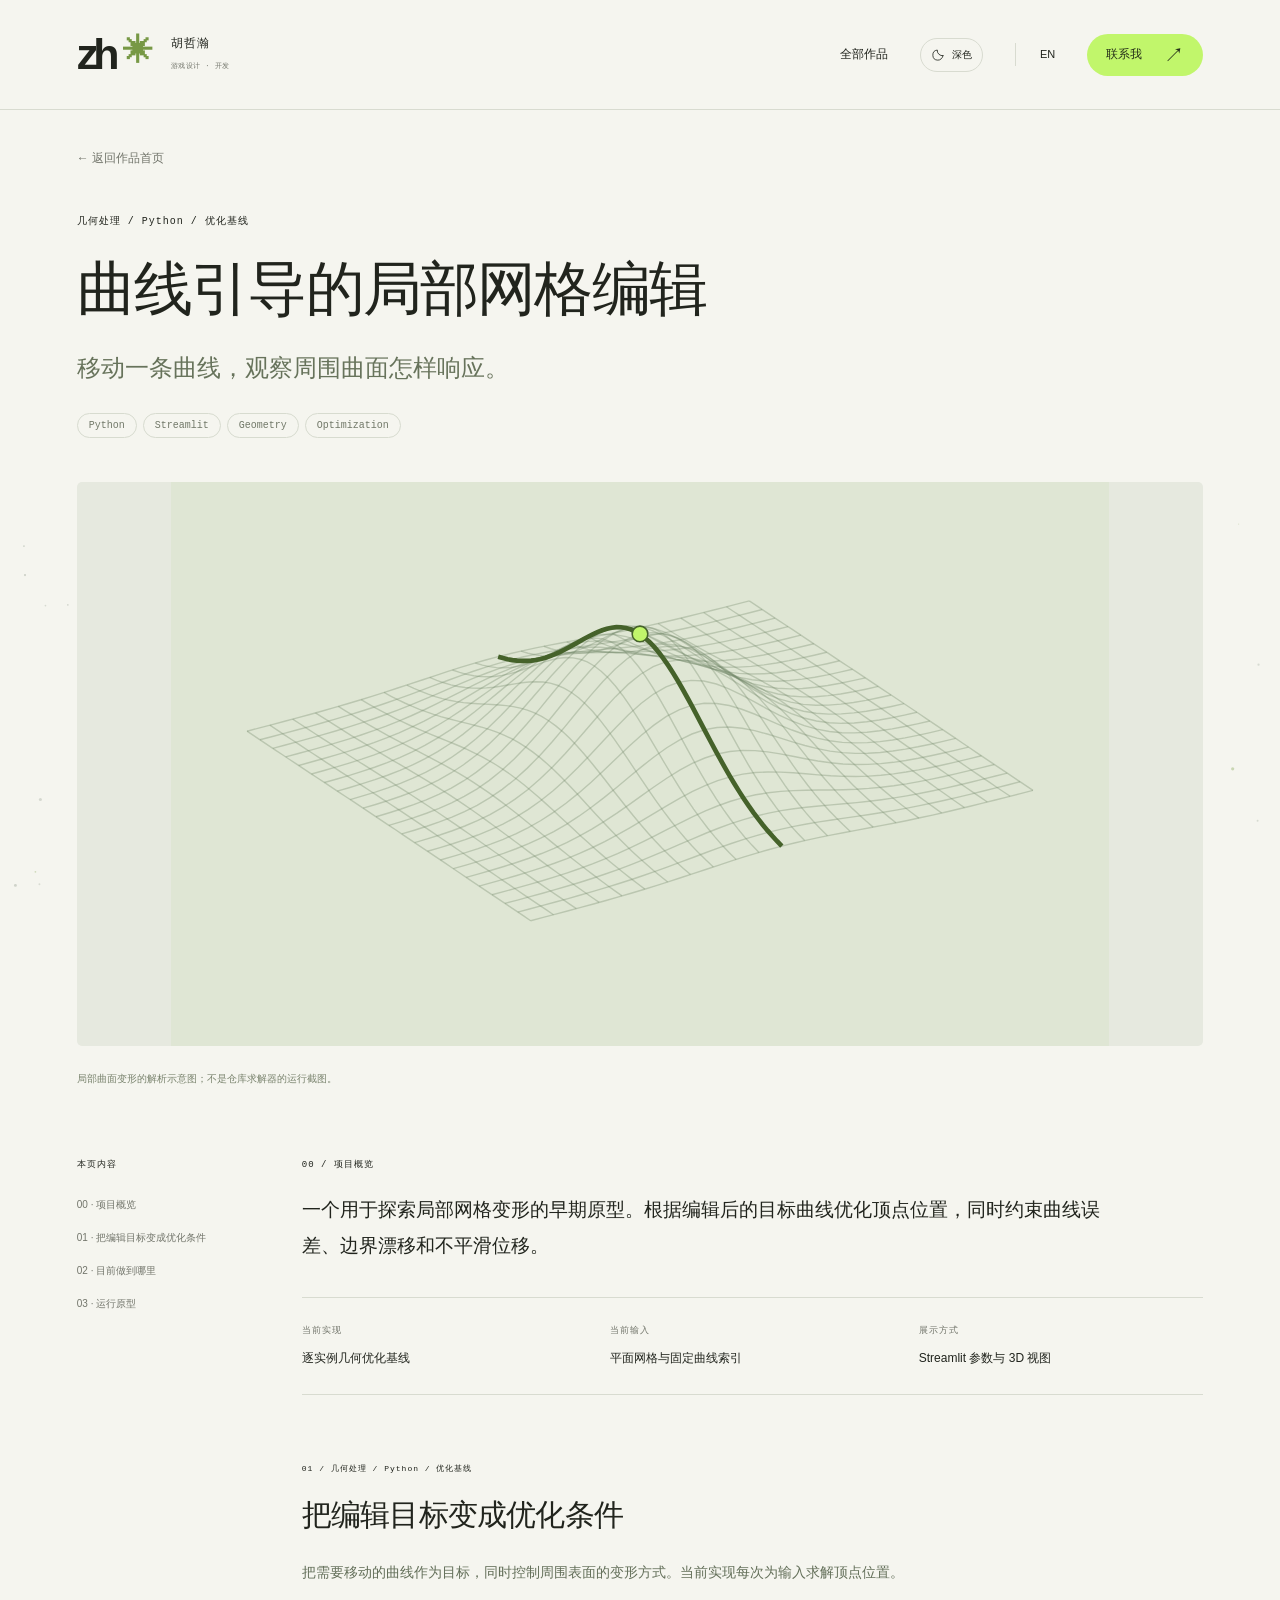
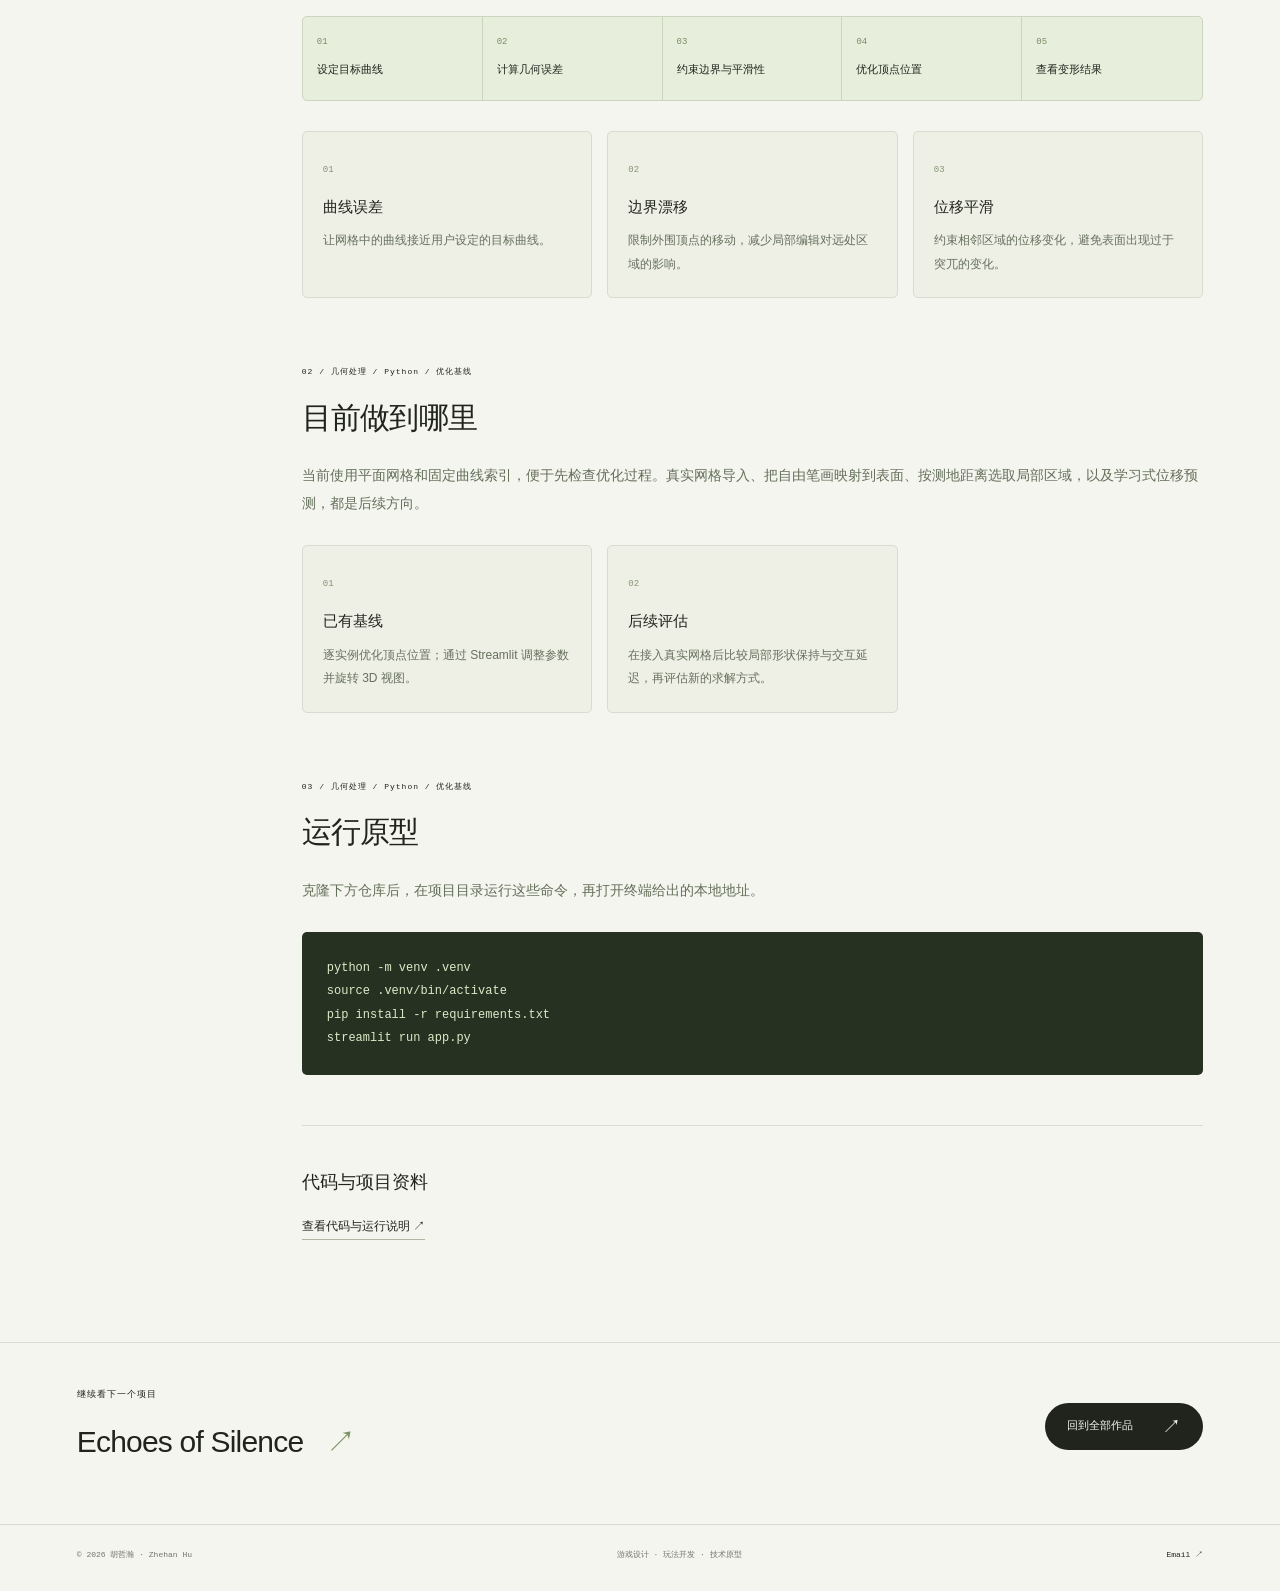
<file: projects/mesh-editing.html>
<!doctype html>
<html lang="zh-CN"><head><meta charset="utf-8"><meta name="viewport" content="width=device-width,initial-scale=1"><meta name="theme-color" content="#f5f5ef"><meta name="description" content="一个用于探索局部网格变形的早期原型。根据编辑后的目标曲线优化顶点位置，同时约束曲线误差、边界漂移和不平滑位移。"><meta property="og:title" content="曲线引导的局部网格编辑 · 胡哲瀚"><meta property="og:description" content="移动一条曲线，观察周围曲面怎样响应。"><title>曲线引导的局部网格编辑 · 胡哲瀚的作品集</title><link rel="icon" type="image/svg+xml" href="../assets/icon.svg"><script src="../theme.js"></script><link rel="stylesheet" href="../style.css"><link rel="stylesheet" href="../project.css?v=20450fecf004"></head>
<body data-project="mesh"><canvas id="ambient" class="ambient-layer" aria-hidden="true"></canvas><div id="case-app"><a class="skip" href="#overview">跳到项目内容</a><header class="header wrap case-header"><a class="brand" href="../index.html" aria-label="返回作品首页"><span class="brand-symbol">zh<span>✳</span></span><span class="brand-name">胡哲瀚<br><small>游戏设计 · 开发</small></span></a><nav aria-label="主导航"><a href="../index.html#work">全部作品</a><button class="theme-toggle" type="button" data-theme-toggle aria-label="切换到深色模式" aria-pressed="false"><svg class="theme-moon" viewBox="0 0 24 24" aria-hidden="true"><path d="M20.5 13.2A8.7 8.7 0 0 1 10.8 3.5a8.7 8.7 0 1 0 9.7 9.7Z"/></svg><svg class="theme-sun" viewBox="0 0 24 24" aria-hidden="true"><circle cx="12" cy="12" r="3.5"/><path d="M12 2v2m0 16v2M2 12h2m16 0h2M5 5l1.4 1.4m11.2 11.2L19 19M5 19l1.4-1.4M17.6 6.4 19 5"/></svg><span data-theme-label>深色</span></button><button class="language" id="case-language" type="button" aria-label="Switch to English">EN</button><a class="contact-nav" href="../index.html#contact"><span>联系我</span><span aria-hidden="true">↗</span></a></nav></header>
    <main><div class="case-top wrap"><a class="case-back" href="../index.html#work">← 返回作品首页</a><div class="eyebrow">几何处理 / Python / 优化基线</div><h1>曲线引导的局部网格编辑</h1><p class="case-summary">移动一条曲线，观察周围曲面怎样响应。</p><div class="tags"><span class="tag">Python</span><span class="tag">Streamlit</span><span class="tag">Geometry</span><span class="tag">Optimization</span></div></div>
    <div class="case-hero wrap "><figure class="case-figure"><button class="zoom-image" type="button" data-full-src="../assets/projects/mesh-study.svg" data-caption="局部曲面变形的解析示意图；不是仓库求解器的运行截图。" aria-label="放大图片: 局部曲面变形的解析示意图；不是仓库求解器的运行截图。"><img src="../assets/projects/mesh-study.svg" alt="局部曲面变形的解析示意图；不是仓库求解器的运行截图。" style="object-position:50% 50%" fetchpriority="high" decoding="async"><span aria-hidden="true">放大图片 ↗</span></button><figcaption>局部曲面变形的解析示意图；不是仓库求解器的运行截图。</figcaption></figure></div>
    <div class="case-layout wrap"><aside class="case-sidebar"><nav aria-label="本页内容"><span class="eyebrow">本页内容</span><a href="#overview">00 · 项目概览</a><a href="#method">01 · 把编辑目标变成优化条件</a><a href="#scope">02 · 目前做到哪里</a><a href="#run">03 · 运行原型</a></nav></aside>
    <div class="case-content"><section class="case-overview" id="overview"><div class="eyebrow">00 / 项目概览</div><p class="case-intro">一个用于探索局部网格变形的早期原型。根据编辑后的目标曲线优化顶点位置，同时约束曲线误差、边界漂移和不平滑位移。</p><dl class="case-facts"><div><dt>当前实现</dt><dd>逐实例几何优化基线</dd></div><div><dt>当前输入</dt><dd>平面网格与固定曲线索引</dd></div><div><dt>展示方式</dt><dd>Streamlit 参数与 3D 视图</dd></div></dl></section>
    <section class="case-section" id="method"><div class="eyebrow">01 / 几何处理 / Python / 优化基线</div><h2>把编辑目标变成优化条件</h2><p class="case-lead">把需要移动的曲线作为目标，同时控制周围表面的变形方式。当前实现每次为输入求解顶点位置。</p><ol class="case-flow"><li><span>01</span>设定目标曲线</li><li><span>02</span>计算几何误差</li><li><span>03</span>约束边界与平滑性</li><li><span>04</span>优化顶点位置</li><li><span>05</span>查看变形结果</li></ol><div class="case-cards"><div class="case-card"><span class="case-card-index">01</span><h3>曲线误差</h3><p>让网格中的曲线接近用户设定的目标曲线。</p></div><div class="case-card"><span class="case-card-index">02</span><h3>边界漂移</h3><p>限制外围顶点的移动，减少局部编辑对远处区域的影响。</p></div><div class="case-card"><span class="case-card-index">03</span><h3>位移平滑</h3><p>约束相邻区域的位移变化，避免表面出现过于突兀的变化。</p></div></div></section><section class="case-section" id="scope"><div class="eyebrow">02 / 几何处理 / Python / 优化基线</div><h2>目前做到哪里</h2><p class="case-lead">当前使用平面网格和固定曲线索引，便于先检查优化过程。真实网格导入、把自由笔画映射到表面、按测地距离选取局部区域，以及学习式位移预测，都是后续方向。</p><div class="case-cards"><div class="case-card"><span class="case-card-index">01</span><h3>已有基线</h3><p>逐实例优化顶点位置；通过 Streamlit 调整参数并旋转 3D 视图。</p></div><div class="case-card"><span class="case-card-index">02</span><h3>后续评估</h3><p>在接入真实网格后比较局部形状保持与交互延迟，再评估新的求解方式。</p></div></div></section><section class="case-section" id="run"><div class="eyebrow">03 / 几何处理 / Python / 优化基线</div><h2>运行原型</h2><p class="case-lead">克隆下方仓库后，在项目目录运行这些命令，再打开终端给出的本地地址。</p><pre class="case-code"><code>python -m venv .venv
source .venv/bin/activate
pip install -r requirements.txt
streamlit run app.py</code></pre></section>
    
    <section class="case-resources"><h2>代码与项目资料</h2><div class="project-links"><a href="https://github.com/siempre-2004/curve-guided-mesh-editing" target="_blank" rel="noopener noreferrer">查看代码与运行说明 ↗</a></div></section></div></div>
    <section class="case-next wrap"><div><div class="eyebrow">继续看下一个项目</div><a class="case-next-title" href="./echoes-of-silence.html">Echoes of Silence <span aria-hidden="true">↗</span></a></div><a class="button dark" href="../index.html#work">回到全部作品 <span aria-hidden="true">↗</span></a></section></main>
    <footer class="footer wrap"><span>© 2026 胡哲瀚 · Zhehan Hu</span><span>游戏设计 · 玩法开发 · 技术原型</span><a href="mailto:huzhehanhuzhehan@gmail.com">Email ↗</a></footer></div><dialog id="image-dialog" class="image-dialog" aria-labelledby="lightbox-caption"><div class="lightbox-toolbar"><span id="lightbox-count"></span><button type="button" id="lightbox-close" aria-label="关闭图片">×</button></div><img id="lightbox-image" alt=""><p id="lightbox-caption"></p><div class="lightbox-nav"><button id="lightbox-prev" type="button" aria-label="上一张图片">←</button><button id="lightbox-next" type="button" aria-label="下一张图片">→</button></div></dialog><script src="../covers.js?v=e9cef81536c8" defer></script><script src="../project-data.js?v=7d10e9a30721" defer></script><script src="../project.js?v=e5fd0677e956" defer></script><script src="../ambient.js" defer></script></body></html>
</file>
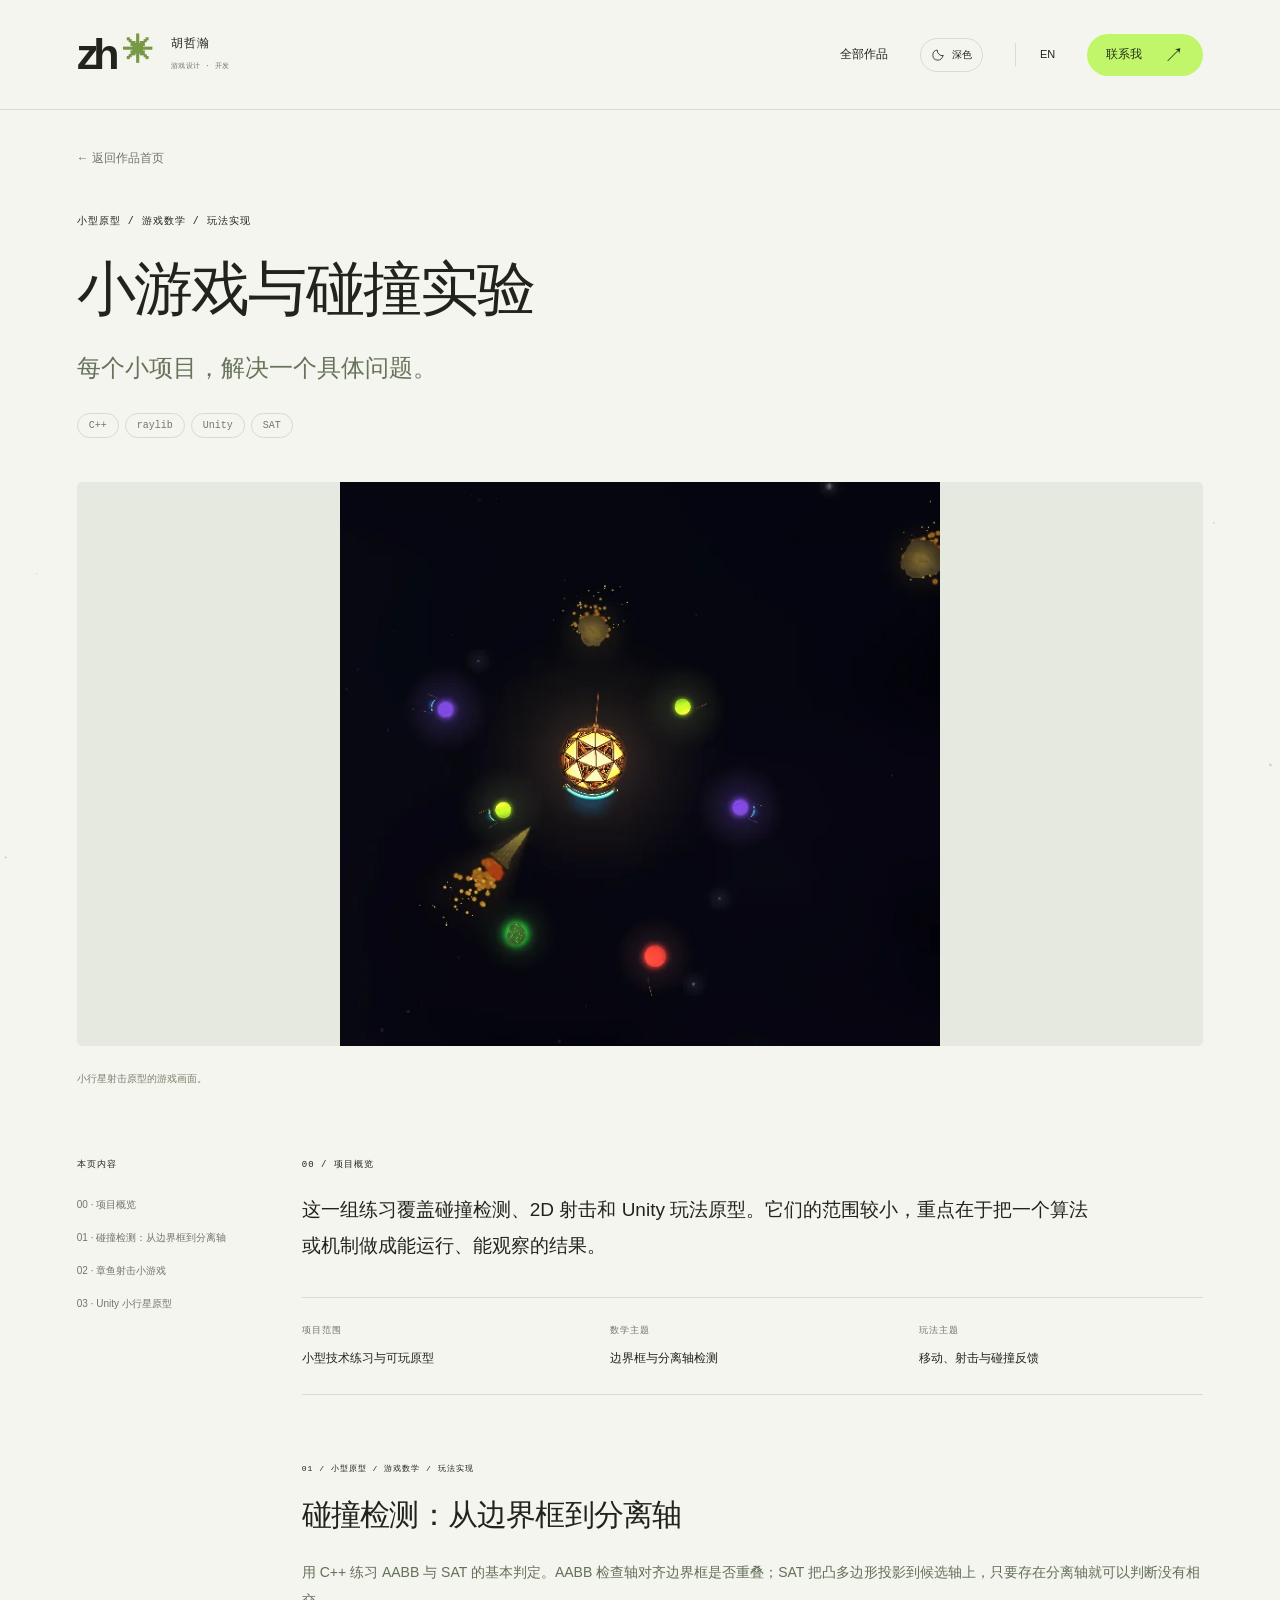
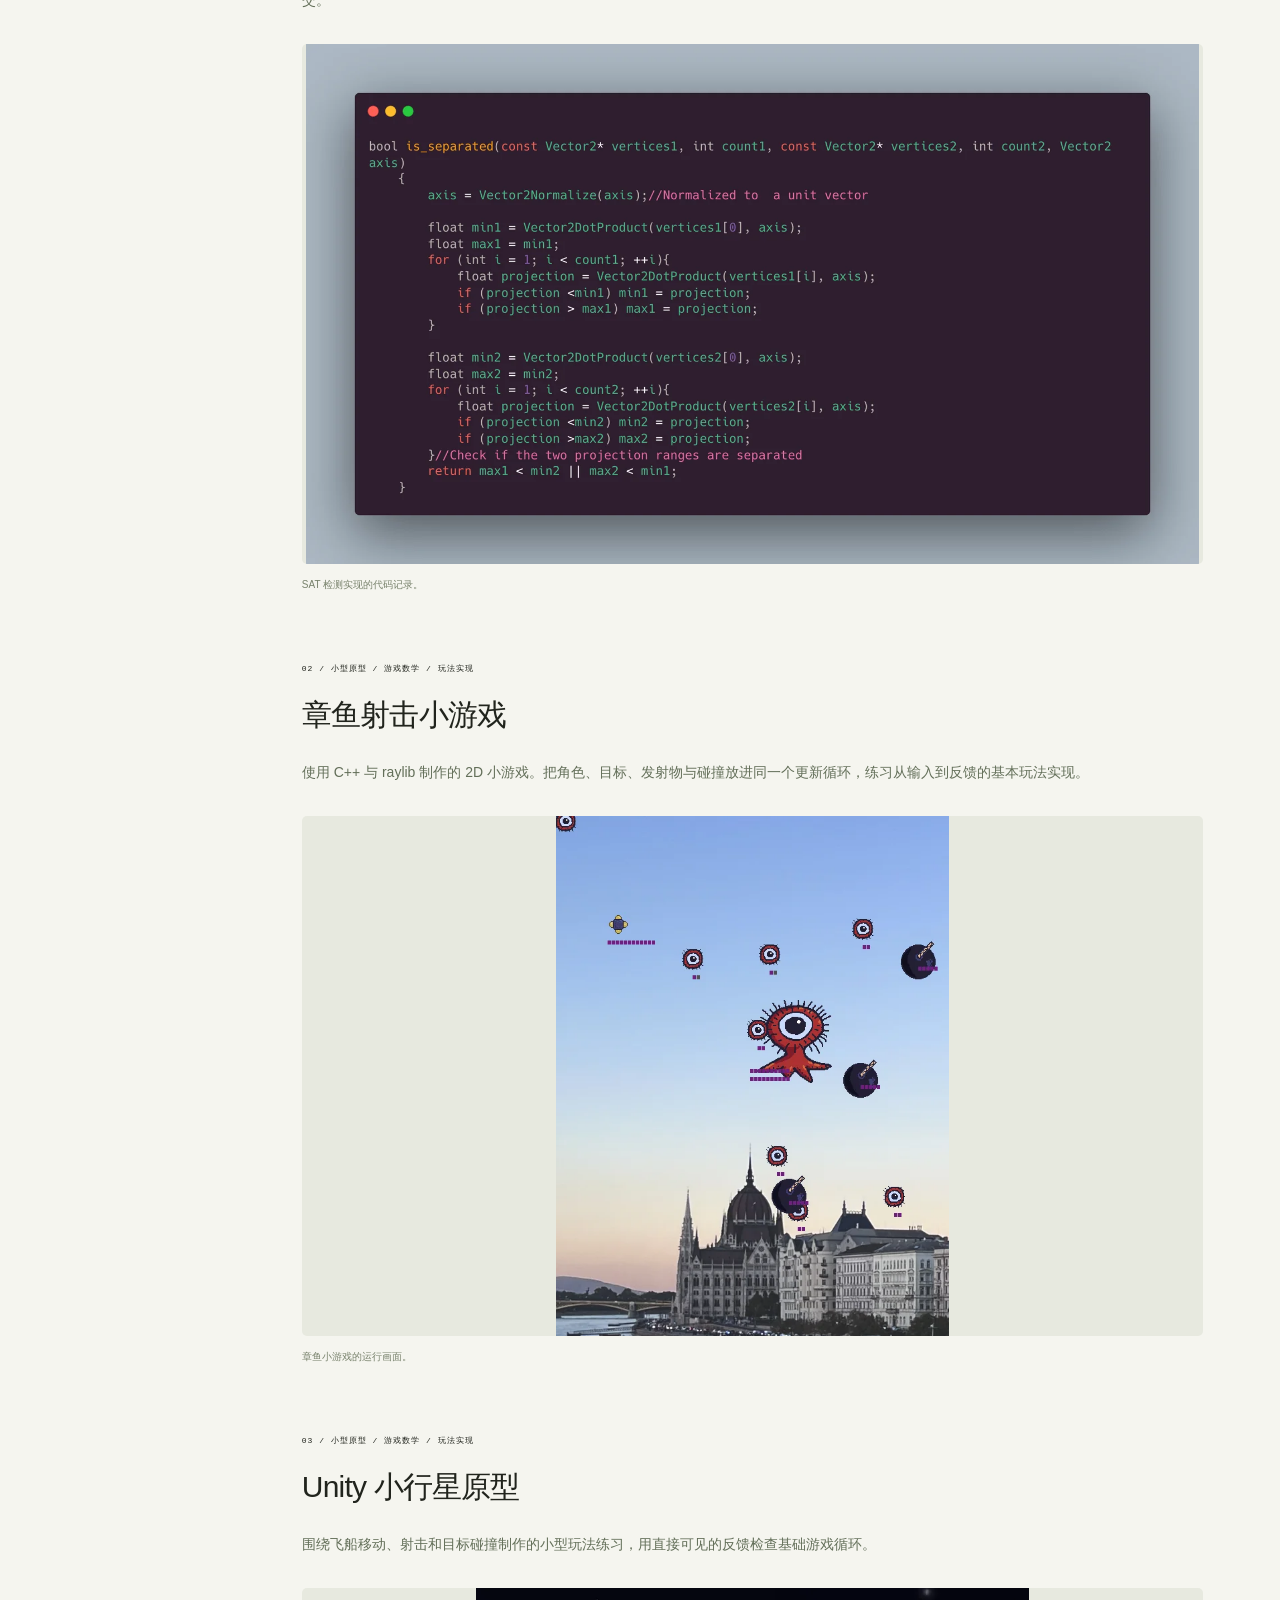
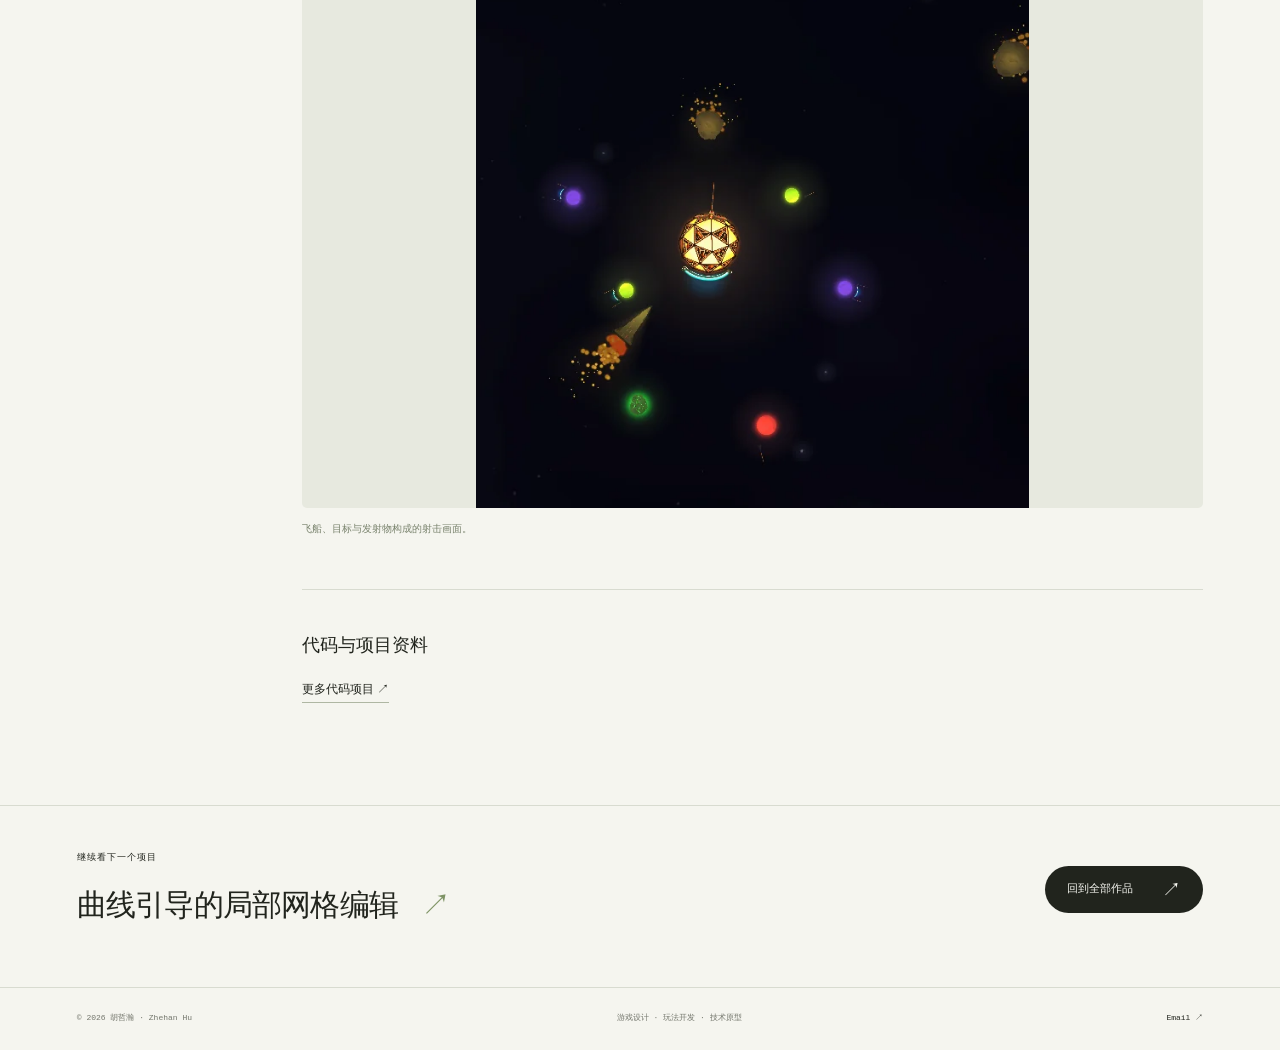
<file: projects/mini-games.html>
<!doctype html>
<html lang="zh-CN"><head><meta charset="utf-8"><meta name="viewport" content="width=device-width,initial-scale=1"><meta name="theme-color" content="#f5f5ef"><meta name="description" content="这一组练习覆盖碰撞检测、2D 射击和 Unity 玩法原型。它们的范围较小，重点在于把一个算法或机制做成能运行、能观察的结果。"><meta property="og:title" content="小游戏与碰撞实验 · 胡哲瀚"><meta property="og:description" content="每个小项目，解决一个具体问题。"><title>小游戏与碰撞实验 · 胡哲瀚的作品集</title><link rel="icon" type="image/svg+xml" href="../assets/icon.svg"><script src="../theme.js"></script><link rel="stylesheet" href="../style.css"><link rel="stylesheet" href="../project.css?v=20450fecf004"></head>
<body data-project="mini"><canvas id="ambient" class="ambient-layer" aria-hidden="true"></canvas><div id="case-app"><a class="skip" href="#overview">跳到项目内容</a><header class="header wrap case-header"><a class="brand" href="../index.html" aria-label="返回作品首页"><span class="brand-symbol">zh<span>✳</span></span><span class="brand-name">胡哲瀚<br><small>游戏设计 · 开发</small></span></a><nav aria-label="主导航"><a href="../index.html#work">全部作品</a><button class="theme-toggle" type="button" data-theme-toggle aria-label="切换到深色模式" aria-pressed="false"><svg class="theme-moon" viewBox="0 0 24 24" aria-hidden="true"><path d="M20.5 13.2A8.7 8.7 0 0 1 10.8 3.5a8.7 8.7 0 1 0 9.7 9.7Z"/></svg><svg class="theme-sun" viewBox="0 0 24 24" aria-hidden="true"><circle cx="12" cy="12" r="3.5"/><path d="M12 2v2m0 16v2M2 12h2m16 0h2M5 5l1.4 1.4m11.2 11.2L19 19M5 19l1.4-1.4M17.6 6.4 19 5"/></svg><span data-theme-label>深色</span></button><button class="language" id="case-language" type="button" aria-label="Switch to English">EN</button><a class="contact-nav" href="../index.html#contact"><span>联系我</span><span aria-hidden="true">↗</span></a></nav></header>
    <main><div class="case-top wrap"><a class="case-back" href="../index.html#work">← 返回作品首页</a><div class="eyebrow">小型原型 / 游戏数学 / 玩法实现</div><h1>小游戏与碰撞实验</h1><p class="case-summary">每个小项目，解决一个具体问题。</p><div class="tags"><span class="tag">C++</span><span class="tag">raylib</span><span class="tag">Unity</span><span class="tag">SAT</span></div></div>
    <div class="case-hero wrap "><figure class="case-figure"><button class="zoom-image" type="button" data-full-src="../assets/projects/mini-asteroid.webp" data-caption="小行星射击原型的游戏画面。" aria-label="放大图片: 小行星射击原型的游戏画面。"><img src="../assets/projects/mini-asteroid.webp" alt="小行星射击原型的游戏画面。" style="object-position:50% 50%" fetchpriority="high" decoding="async"><span aria-hidden="true">放大图片 ↗</span></button><figcaption>小行星射击原型的游戏画面。</figcaption></figure></div>
    <div class="case-layout wrap"><aside class="case-sidebar"><nav aria-label="本页内容"><span class="eyebrow">本页内容</span><a href="#overview">00 · 项目概览</a><a href="#collision">01 · 碰撞检测：从边界框到分离轴</a><a href="#octopus">02 · 章鱼射击小游戏</a><a href="#asteroid">03 · Unity 小行星原型</a></nav></aside>
    <div class="case-content"><section class="case-overview" id="overview"><div class="eyebrow">00 / 项目概览</div><p class="case-intro">这一组练习覆盖碰撞检测、2D 射击和 Unity 玩法原型。它们的范围较小，重点在于把一个算法或机制做成能运行、能观察的结果。</p><dl class="case-facts"><div><dt>项目范围</dt><dd>小型技术练习与可玩原型</dd></div><div><dt>数学主题</dt><dd>边界框与分离轴检测</dd></div><div><dt>玩法主题</dt><dd>移动、射击与碰撞反馈</dd></div></dl></section>
    <section class="case-section" id="collision"><div class="eyebrow">01 / 小型原型 / 游戏数学 / 玩法实现</div><h2>碰撞检测：从边界框到分离轴</h2><p class="case-lead">用 C++ 练习 AABB 与 SAT 的基本判定。AABB 检查轴对齐边界框是否重叠；SAT 把凸多边形投影到候选轴上，只要存在分离轴就可以判断没有相交。</p><div class="case-gallery single"><figure class="case-figure"><button class="zoom-image" type="button" data-full-src="../assets/projects/mini-sat.webp" data-caption="SAT 检测实现的代码记录。" aria-label="放大图片: SAT 检测实现的代码记录。"><img src="../assets/projects/mini-sat.webp" alt="SAT 检测实现的代码记录。" style="object-position:50% 50%" loading="lazy" decoding="async"><span aria-hidden="true">放大图片 ↗</span></button><figcaption>SAT 检测实现的代码记录。</figcaption></figure></div></section><section class="case-section" id="octopus"><div class="eyebrow">02 / 小型原型 / 游戏数学 / 玩法实现</div><h2>章鱼射击小游戏</h2><p class="case-lead">使用 C++ 与 raylib 制作的 2D 小游戏。把角色、目标、发射物与碰撞放进同一个更新循环，练习从输入到反馈的基本玩法实现。</p><div class="case-gallery single"><figure class="case-figure"><button class="zoom-image" type="button" data-full-src="../assets/projects/mini-octopus.webp" data-caption="章鱼小游戏的运行画面。" aria-label="放大图片: 章鱼小游戏的运行画面。"><img src="../assets/projects/mini-octopus.webp" alt="章鱼小游戏的运行画面。" style="object-position:50% 50%" loading="lazy" decoding="async"><span aria-hidden="true">放大图片 ↗</span></button><figcaption>章鱼小游戏的运行画面。</figcaption></figure></div></section><section class="case-section" id="asteroid"><div class="eyebrow">03 / 小型原型 / 游戏数学 / 玩法实现</div><h2>Unity 小行星原型</h2><p class="case-lead">围绕飞船移动、射击和目标碰撞制作的小型玩法练习，用直接可见的反馈检查基础游戏循环。</p><div class="case-gallery single"><figure class="case-figure"><button class="zoom-image" type="button" data-full-src="../assets/projects/mini-asteroid.webp" data-caption="飞船、目标与发射物构成的射击画面。" aria-label="放大图片: 飞船、目标与发射物构成的射击画面。"><img src="../assets/projects/mini-asteroid.webp" alt="飞船、目标与发射物构成的射击画面。" style="object-position:50% 50%" loading="lazy" decoding="async"><span aria-hidden="true">放大图片 ↗</span></button><figcaption>飞船、目标与发射物构成的射击画面。</figcaption></figure></div></section>
    
    <section class="case-resources"><h2>代码与项目资料</h2><div class="project-links"><a href="https://github.com/siempre-2004" target="_blank" rel="noopener noreferrer">更多代码项目 ↗</a></div></section></div></div>
    <section class="case-next wrap"><div><div class="eyebrow">继续看下一个项目</div><a class="case-next-title" href="./mesh-editing.html">曲线引导的局部网格编辑 <span aria-hidden="true">↗</span></a></div><a class="button dark" href="../index.html#work">回到全部作品 <span aria-hidden="true">↗</span></a></section></main>
    <footer class="footer wrap"><span>© 2026 胡哲瀚 · Zhehan Hu</span><span>游戏设计 · 玩法开发 · 技术原型</span><a href="mailto:huzhehanhuzhehan@gmail.com">Email ↗</a></footer></div><dialog id="image-dialog" class="image-dialog" aria-labelledby="lightbox-caption"><div class="lightbox-toolbar"><span id="lightbox-count"></span><button type="button" id="lightbox-close" aria-label="关闭图片">×</button></div><img id="lightbox-image" alt=""><p id="lightbox-caption"></p><div class="lightbox-nav"><button id="lightbox-prev" type="button" aria-label="上一张图片">←</button><button id="lightbox-next" type="button" aria-label="下一张图片">→</button></div></dialog><script src="../covers.js?v=e9cef81536c8" defer></script><script src="../project-data.js?v=7d10e9a30721" defer></script><script src="../project.js?v=e5fd0677e956" defer></script><script src="../ambient.js" defer></script></body></html>
</file>
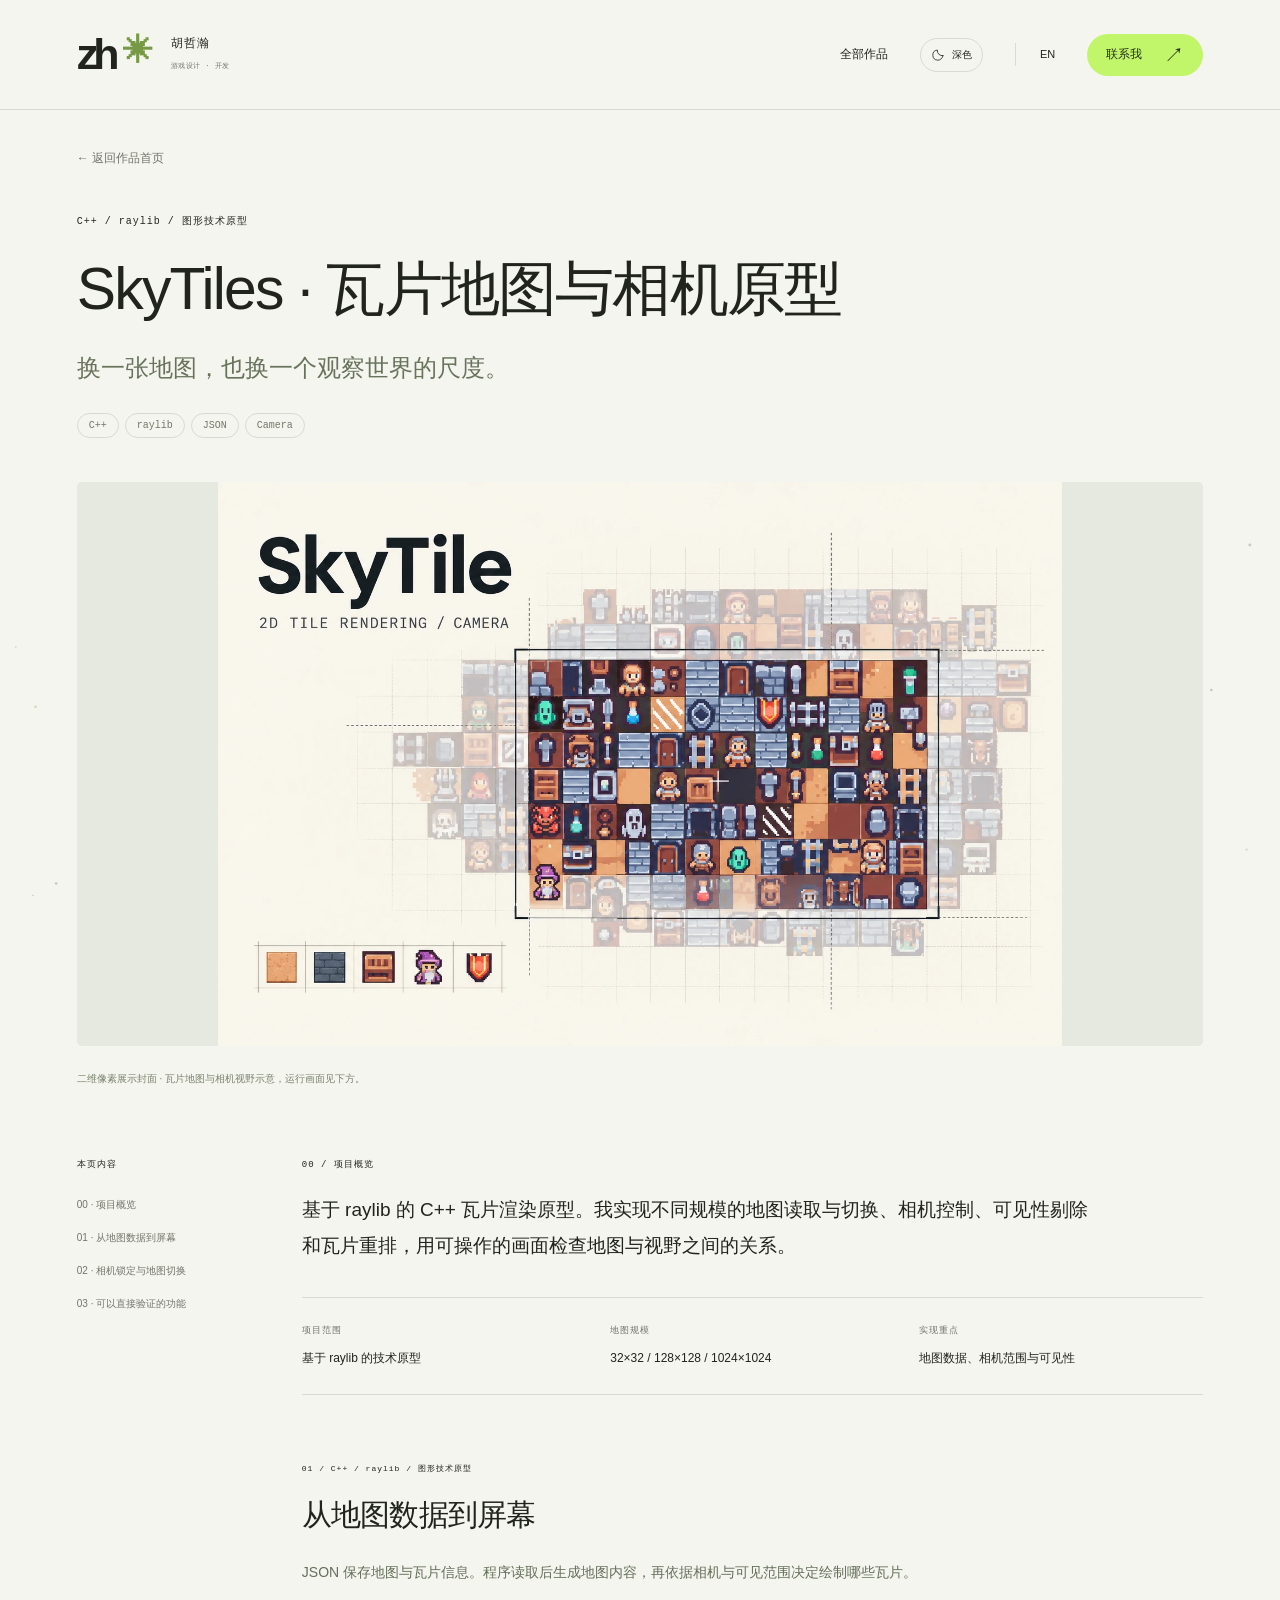
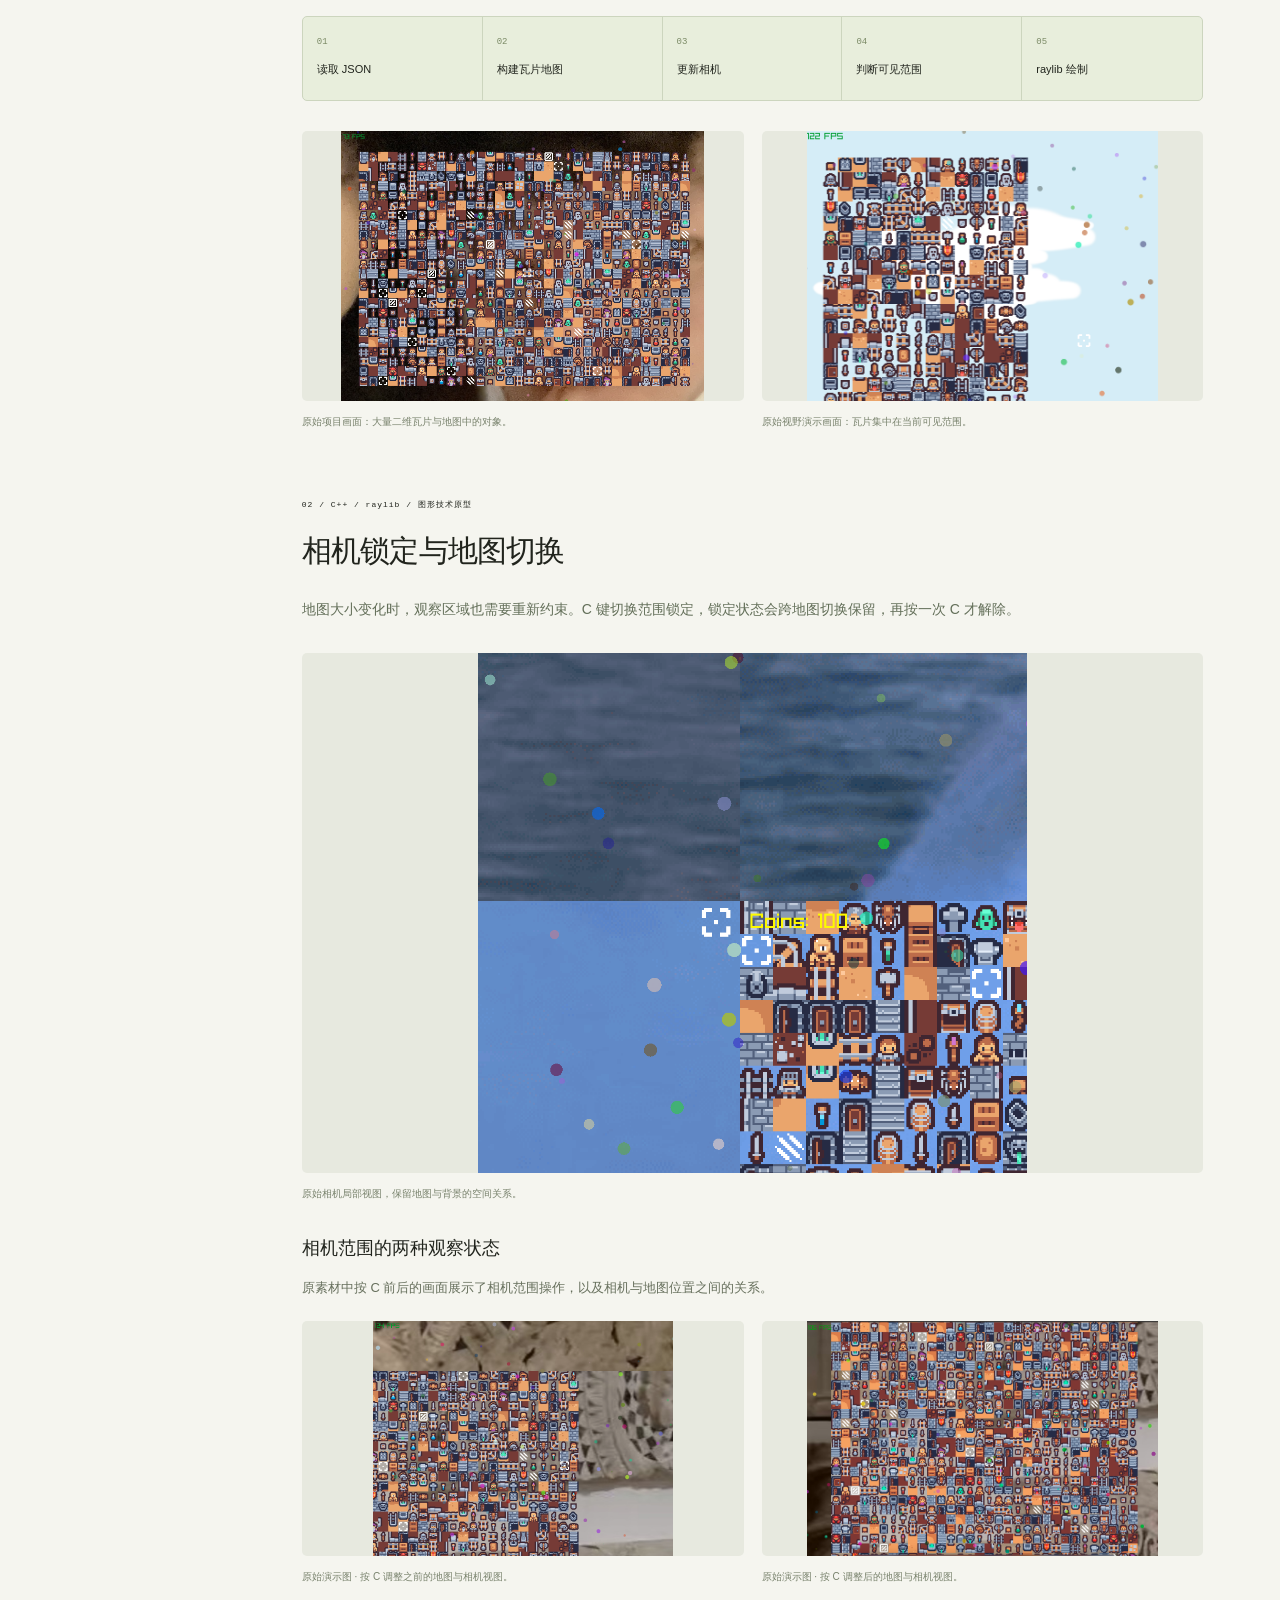
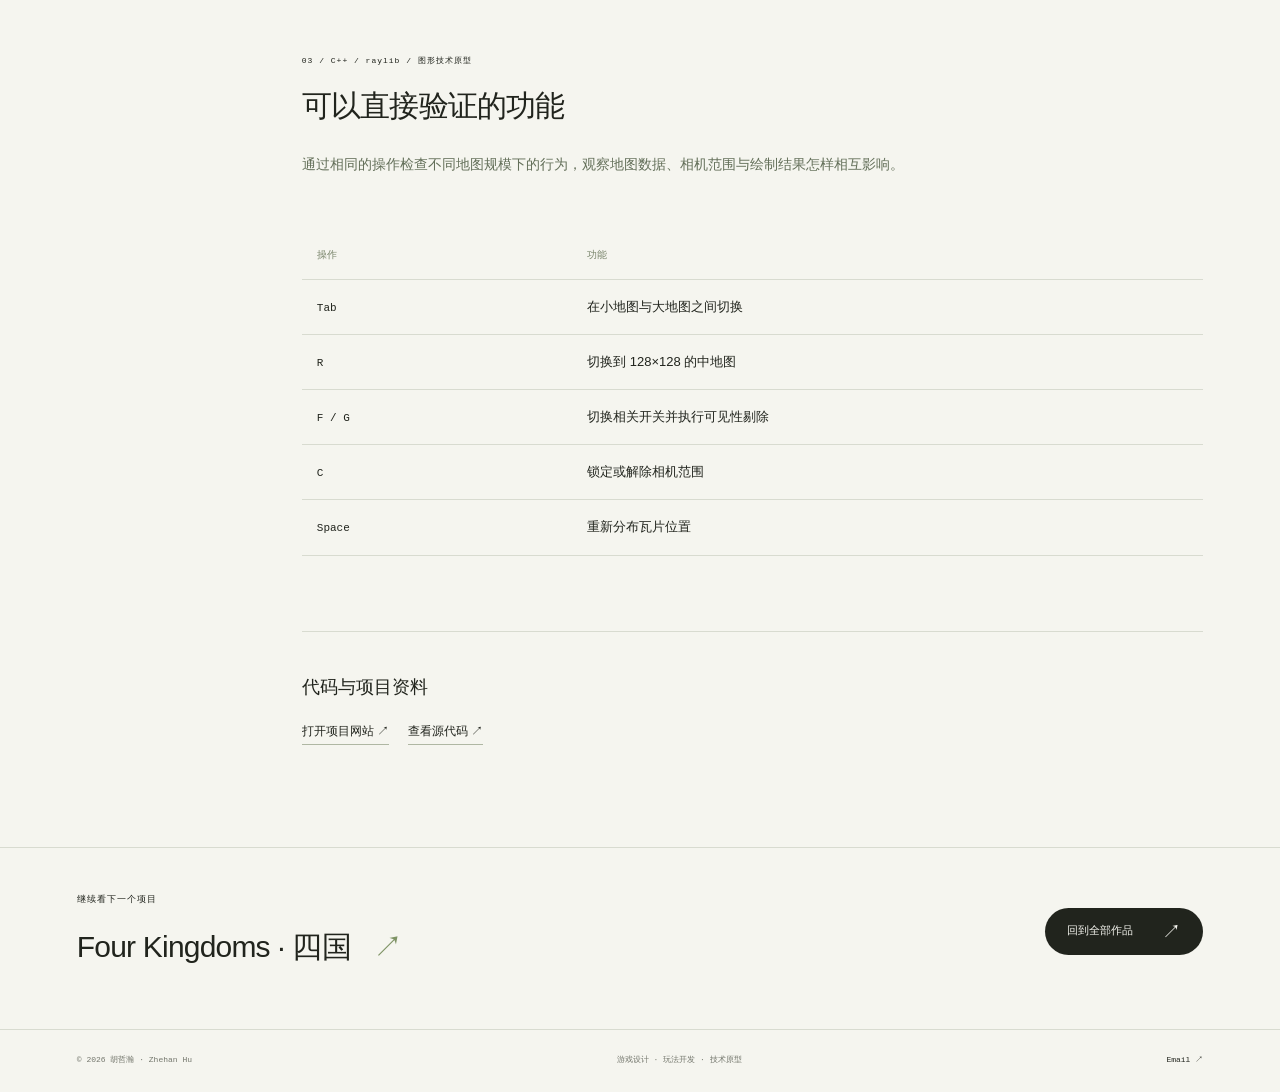
<file: projects/skytiles.html>
<!doctype html>
<html lang="zh-CN"><head><meta charset="utf-8"><meta name="viewport" content="width=device-width,initial-scale=1"><meta name="theme-color" content="#f5f5ef"><meta name="description" content="基于 raylib 的 C++ 瓦片渲染原型。我实现不同规模的地图读取与切换、相机控制、可见性剔除和瓦片重排，用可操作的画面检查地图与视野之间的关系。"><meta property="og:title" content="SkyTiles · 瓦片地图与相机原型 · 胡哲瀚"><meta property="og:description" content="换一张地图，也换一个观察世界的尺度。"><title>SkyTiles · 瓦片地图与相机原型 · 胡哲瀚的作品集</title><link rel="icon" type="image/svg+xml" href="../assets/icon.svg"><script src="../theme.js"></script><link rel="stylesheet" href="../style.css"><link rel="stylesheet" href="../project.css?v=20450fecf004"></head>
<body data-project="skytiles"><canvas id="ambient" class="ambient-layer" aria-hidden="true"></canvas><div id="case-app"><a class="skip" href="#overview">跳到项目内容</a><header class="header wrap case-header"><a class="brand" href="../index.html" aria-label="返回作品首页"><span class="brand-symbol">zh<span>✳</span></span><span class="brand-name">胡哲瀚<br><small>游戏设计 · 开发</small></span></a><nav aria-label="主导航"><a href="../index.html#work">全部作品</a><button class="theme-toggle" type="button" data-theme-toggle aria-label="切换到深色模式" aria-pressed="false"><svg class="theme-moon" viewBox="0 0 24 24" aria-hidden="true"><path d="M20.5 13.2A8.7 8.7 0 0 1 10.8 3.5a8.7 8.7 0 1 0 9.7 9.7Z"/></svg><svg class="theme-sun" viewBox="0 0 24 24" aria-hidden="true"><circle cx="12" cy="12" r="3.5"/><path d="M12 2v2m0 16v2M2 12h2m16 0h2M5 5l1.4 1.4m11.2 11.2L19 19M5 19l1.4-1.4M17.6 6.4 19 5"/></svg><span data-theme-label>深色</span></button><button class="language" id="case-language" type="button" aria-label="Switch to English">EN</button><a class="contact-nav" href="../index.html#contact"><span>联系我</span><span aria-hidden="true">↗</span></a></nav></header>
    <main><div class="case-top wrap"><a class="case-back" href="../index.html#work">← 返回作品首页</a><div class="eyebrow">C++ / raylib / 图形技术原型</div><h1>SkyTiles · 瓦片地图与相机原型</h1><p class="case-summary">换一张地图，也换一个观察世界的尺度。</p><div class="tags"><span class="tag">C++</span><span class="tag">raylib</span><span class="tag">JSON</span><span class="tag">Camera</span></div></div>
    <div class="case-hero wrap "><figure class="case-figure"><button class="zoom-image" type="button" data-full-src="../assets/skytiles-cover-2d.webp" data-caption="二维像素展示封面 · 瓦片地图与相机视野示意，运行画面见下方。" aria-label="放大图片: 二维像素展示封面 · 瓦片地图与相机视野示意，运行画面见下方。"><img src="../assets/skytiles-cover-2d.webp" alt="二维像素展示封面 · 瓦片地图与相机视野示意，运行画面见下方。" style="object-position:50% 50%" fetchpriority="high" decoding="async"><span aria-hidden="true">放大图片 ↗</span></button><figcaption>二维像素展示封面 · 瓦片地图与相机视野示意，运行画面见下方。</figcaption></figure></div>
    <div class="case-layout wrap"><aside class="case-sidebar"><nav aria-label="本页内容"><span class="eyebrow">本页内容</span><a href="#overview">00 · 项目概览</a><a href="#pipeline">01 · 从地图数据到屏幕</a><a href="#camera">02 · 相机锁定与地图切换</a><a href="#controls">03 · 可以直接验证的功能</a></nav></aside>
    <div class="case-content"><section class="case-overview" id="overview"><div class="eyebrow">00 / 项目概览</div><p class="case-intro">基于 raylib 的 C++ 瓦片渲染原型。我实现不同规模的地图读取与切换、相机控制、可见性剔除和瓦片重排，用可操作的画面检查地图与视野之间的关系。</p><dl class="case-facts"><div><dt>项目范围</dt><dd>基于 raylib 的技术原型</dd></div><div><dt>地图规模</dt><dd>32×32 / 128×128 / 1024×1024</dd></div><div><dt>实现重点</dt><dd>地图数据、相机范围与可见性</dd></div></dl></section>
    <section class="case-section" id="pipeline"><div class="eyebrow">01 / C++ / raylib / 图形技术原型</div><h2>从地图数据到屏幕</h2><p class="case-lead">JSON 保存地图与瓦片信息。程序读取后生成地图内容，再依据相机与可见范围决定绘制哪些瓦片。</p><ol class="case-flow"><li><span>01</span>读取 JSON</li><li><span>02</span>构建瓦片地图</li><li><span>03</span>更新相机</li><li><span>04</span>判断可见范围</li><li><span>05</span>raylib 绘制</li></ol><div class="case-gallery "><figure class="case-figure"><button class="zoom-image" type="button" data-full-src="../assets/projects/skytiles-map-original.webp" data-caption="原始项目画面：大量二维瓦片与地图中的对象。" aria-label="放大图片: 原始项目画面：大量二维瓦片与地图中的对象。"><img src="../assets/projects/skytiles-map-original.webp" alt="原始项目画面：大量二维瓦片与地图中的对象。" style="object-position:50% 50%" loading="lazy" decoding="async"><span aria-hidden="true">放大图片 ↗</span></button><figcaption>原始项目画面：大量二维瓦片与地图中的对象。</figcaption></figure><figure class="case-figure"><button class="zoom-image" type="button" data-full-src="../assets/projects/skytiles-frustum-original.webp" data-caption="原始视野演示画面：瓦片集中在当前可见范围。" aria-label="放大图片: 原始视野演示画面：瓦片集中在当前可见范围。"><img src="../assets/projects/skytiles-frustum-original.webp" alt="原始视野演示画面：瓦片集中在当前可见范围。" style="object-position:50% 50%" loading="lazy" decoding="async"><span aria-hidden="true">放大图片 ↗</span></button><figcaption>原始视野演示画面：瓦片集中在当前可见范围。</figcaption></figure></div></section><section class="case-section" id="camera"><div class="eyebrow">02 / C++ / raylib / 图形技术原型</div><h2>相机锁定与地图切换</h2><p class="case-lead">地图大小变化时，观察区域也需要重新约束。C 键切换范围锁定，锁定状态会跨地图切换保留，再按一次 C 才解除。</p><div class="case-gallery single"><figure class="case-figure"><button class="zoom-image" type="button" data-full-src="../assets/projects/skytiles-camera-original.webp" data-caption="原始相机局部视图，保留地图与背景的空间关系。" aria-label="放大图片: 原始相机局部视图，保留地图与背景的空间关系。"><img src="../assets/projects/skytiles-camera-original.webp" alt="原始相机局部视图，保留地图与背景的空间关系。" style="object-position:50% 50%" loading="lazy" decoding="async"><span aria-hidden="true">放大图片 ↗</span></button><figcaption>原始相机局部视图，保留地图与背景的空间关系。</figcaption></figure></div><div class="case-comparison"><h3>相机范围的两种观察状态</h3><p>原素材中按 C 前后的画面展示了相机范围操作，以及相机与地图位置之间的关系。</p><div class="case-gallery"><figure class="case-figure"><button class="zoom-image" type="button" data-full-src="../assets/projects/skytiles-before.webp" data-caption="原始演示图 · 按 C 调整之前的地图与相机视图。" aria-label="放大图片: 原始演示图 · 按 C 调整之前的地图与相机视图。"><img src="../assets/projects/skytiles-before.webp" alt="原始演示图 · 按 C 调整之前的地图与相机视图。" style="object-position:50% 50%" loading="lazy" decoding="async"><span aria-hidden="true">放大图片 ↗</span></button><figcaption>原始演示图 · 按 C 调整之前的地图与相机视图。</figcaption></figure><figure class="case-figure"><button class="zoom-image" type="button" data-full-src="../assets/projects/skytiles-after.webp" data-caption="原始演示图 · 按 C 调整后的地图与相机视图。" aria-label="放大图片: 原始演示图 · 按 C 调整后的地图与相机视图。"><img src="../assets/projects/skytiles-after.webp" alt="原始演示图 · 按 C 调整后的地图与相机视图。" style="object-position:50% 50%" loading="lazy" decoding="async"><span aria-hidden="true">放大图片 ↗</span></button><figcaption>原始演示图 · 按 C 调整后的地图与相机视图。</figcaption></figure></div></div></section><section class="case-section" id="controls"><div class="eyebrow">03 / C++ / raylib / 图形技术原型</div><h2>可以直接验证的功能</h2><p class="case-lead">通过相同的操作检查不同地图规模下的行为，观察地图数据、相机范围与绘制结果怎样相互影响。</p><div class="case-table-wrap"><table class="case-controls"><thead><tr><th scope="col">操作</th><th scope="col">功能</th></tr></thead><tbody><tr><th scope="row"><kbd>Tab</kbd></th><td>在小地图与大地图之间切换</td></tr><tr><th scope="row"><kbd>R</kbd></th><td>切换到 128×128 的中地图</td></tr><tr><th scope="row"><kbd>F / G</kbd></th><td>切换相关开关并执行可见性剔除</td></tr><tr><th scope="row"><kbd>C</kbd></th><td>锁定或解除相机范围</td></tr><tr><th scope="row"><kbd>Space</kbd></th><td>重新分布瓦片位置</td></tr></tbody></table></div></section>
    
    <section class="case-resources"><h2>代码与项目资料</h2><div class="project-links"><a href="https://huskytiles.creght.site/" target="_blank" rel="noopener noreferrer">打开项目网站 ↗</a><a href="https://github.com/siempre-2004/SkyTiles_VisualStudio" target="_blank" rel="noopener noreferrer">查看源代码 ↗</a></div></section></div></div>
    <section class="case-next wrap"><div><div class="eyebrow">继续看下一个项目</div><a class="case-next-title" href="./four-kingdoms.html">Four Kingdoms · 四国 <span aria-hidden="true">↗</span></a></div><a class="button dark" href="../index.html#work">回到全部作品 <span aria-hidden="true">↗</span></a></section></main>
    <footer class="footer wrap"><span>© 2026 胡哲瀚 · Zhehan Hu</span><span>游戏设计 · 玩法开发 · 技术原型</span><a href="mailto:huzhehanhuzhehan@gmail.com">Email ↗</a></footer></div><dialog id="image-dialog" class="image-dialog" aria-labelledby="lightbox-caption"><div class="lightbox-toolbar"><span id="lightbox-count"></span><button type="button" id="lightbox-close" aria-label="关闭图片">×</button></div><img id="lightbox-image" alt=""><p id="lightbox-caption"></p><div class="lightbox-nav"><button id="lightbox-prev" type="button" aria-label="上一张图片">←</button><button id="lightbox-next" type="button" aria-label="下一张图片">→</button></div></dialog><script src="../covers.js?v=e9cef81536c8" defer></script><script src="../project-data.js?v=7d10e9a30721" defer></script><script src="../project.js?v=e5fd0677e956" defer></script><script src="../ambient.js" defer></script></body></html>
</file>
<file: style.css>
@charset "UTF-8";
:root{--paper:#f5f5ef;--ink:#21241d;--muted:#72756b;--line:#d8dbd0;--green:#c1f66b;--white:#fff;--mono:"SFMono-Regular",Consolas,"Liberation Mono",monospace;--serif:Georgia,"Times New Roman",serif;--sans:-apple-system,BlinkMacSystemFont,"Segoe UI",Arial,"PingFang SC","Microsoft YaHei",sans-serif}
*{box-sizing:border-box}html{scroll-behavior:smooth;scroll-padding-top:100px}body{margin:0;color:var(--ink);background:var(--paper);font:15px/1.6 var(--sans);-webkit-font-smoothing:antialiased}body.dialog-open{overflow:hidden}a{color:inherit;text-decoration:none}button,input{font:inherit}button{color:inherit;cursor:pointer}button,a{-webkit-tap-highlight-color:transparent}button:focus-visible,a:focus-visible,summary:focus-visible{outline:2px solid #56822b;outline-offset:5px}button{border:0}button:disabled{cursor:default}img{max-width:100%;display:block}::selection{background:var(--green);color:var(--ink)}.wrap{max-width:1440px;margin-inline:auto;padding-inline:6%}.skip{position:absolute;left:24px;top:-100px;z-index:20;background:var(--ink);color:white;padding:12px}.skip:focus{top:12px}.header{min-height:110px;display:flex;align-items:center;justify-content:space-between;gap:30px}.brand{display:flex;align-items:center;gap:18px}.brand-symbol{font-size:43px;font-weight:750;letter-spacing:-5px;line-height:1}.brand-symbol>span{font-size:30px;display:inline-block;margin-left:8px;transform:translateY(-8px);color:#779845;letter-spacing:0}.brand-name{font:10px/1.7 var(--mono);letter-spacing:.8px}.brand-name small{font:8px var(--mono);color:var(--muted);letter-spacing:.4px}.header nav{display:flex;gap:32px;align-items:center;font-size:12px}.header nav>a{transition:opacity .2s}.header nav>a:hover{opacity:.58}.language{font-size:11px;background:none;border-left:1px solid var(--line);padding:3px 0 3px 24px}.contact-nav{display:flex;gap:22px;align-items:center;background:var(--green);padding:11px 19px;border-radius:30px}.contact-nav>span:last-child{font-size:20px;line-height:1}.hero{padding-top:48px;display:grid;grid-template-columns:.95fr 1.05fr;column-gap:0;position:relative}.hero-copy{padding-top:45px;position:relative;z-index:2;pointer-events:none}.hero-copy a{pointer-events:auto}.eyebrow{font:9px/1.6 var(--mono);letter-spacing:1.45px;display:flex;align-items:center;gap:12px}.tiny-cross{font-size:19px;line-height:1;color:#5c763b}.hero h1{font:clamp(56px,6.3vw,94px)/1.03 var(--serif);letter-spacing:-5px;margin:30px -45px 25px 0;font-weight:400}.hero h1 em{position:relative;font-weight:400}.hero h1 em:after{content:"";display:block;position:absolute;height:10px;background:var(--green);bottom:4px;left:2px;right:-5px;z-index:-1;transform:rotate(-3deg)}.hero-intro{font-size:14px;line-height:1.85;max-width:325px;color:#62665b}.hero-actions{display:flex;gap:24px;align-items:center;margin-top:34px}.button{display:inline-flex;gap:29px;align-items:center;padding:14px 22px;border-radius:30px;font-size:11px}.button.dark{background:var(--ink);color:var(--paper)}.button.dark:hover{background:#424937}.button span:last-child{font-size:19px;line-height:1}.hero-note{font:9px/1.8 var(--mono);color:var(--muted)}.playground{margin:0 -18px 0 0;position:relative;min-width:0;align-self:start}.scene-top{display:flex;align-items:center;justify-content:space-between;gap:10px;padding:12px 10px;font:8px var(--mono);letter-spacing:.8px;color:var(--muted)}.scene-top>span:first-child{display:flex;align-items:center;gap:7px}.live-dot{display:inline-block;width:5px;height:5px;background:#78a245;border-radius:50%;box-shadow:0 0 0 4px #c1f66b32}.playground canvas{display:block;width:100%;height:425px;outline:none;cursor:crosshair;touch-action:pan-y;border-radius:12px}.playground canvas:focus-visible{outline:1px solid #9bb97e;outline-offset:-3px}.playground.is-playing canvas{touch-action:none}.scene-sticker{position:absolute;right:0;top:70px;font:italic 22px/1.05 var(--serif);transform:rotate(8deg);pointer-events:none;color:#687753}.scene-sticker em{font-weight:400}.scene-sticker svg{width:60px;display:block;transform:rotate(25deg);margin-left:-23px}.scene-sticker path{fill:none;stroke:#687753;stroke-width:1.4;stroke-linecap:round}.scene-controls{display:flex;align-items:center;justify-content:center;gap:12px;position:relative;margin-top:-5px}.play-button{display:flex;align-items:center;gap:10px;background:var(--green);border-radius:30px;padding:12px 21px;font-size:11px;transition:transform .2s,background .2s}.play-button:hover{transform:translateY(-2px);background:#b3ed57}.play-icon{font-size:10px}.mesh-toggle{font-size:10px;background:none;padding:8px 5px;display:flex;align-items:center;gap:6px;color:var(--muted)}.mesh-toggle[aria-pressed=true]{color:#3d681d}.motion-toggle{font-size:10px;background:none;padding:8px;color:var(--muted)}.playground figcaption{display:flex;justify-content:space-between;gap:12px;padding:20px 10px 0;color:#83877b;font:8px/1.7 var(--mono)}.coordinates{white-space:nowrap}.scene-hud{position:absolute;top:47px;left:12px;display:flex;align-items:center;gap:8px;font:10px var(--mono);background:#f5f5efdd;border:1px solid var(--line);backdrop-filter:blur(5px);padding:8px 12px;border-radius:8px}.scene-hud[hidden]{display:none}.hud-icon{color:#78a245}.hud-label{font-size:7px;color:var(--muted);letter-spacing:.7px}.scene-hud button{background:none;font:9px var(--mono);margin-left:12px;padding:4px}.scene-message{position:absolute;top:46%;left:50%;transform:translate(-50%,-50%);text-align:center;font:12px/1.7 var(--mono);padding:17px 25px;max-width:90%;width:max-content;pointer-events:none;background:#f5f5eff2;border:1px solid var(--line);border-radius:12px;opacity:0;transition:opacity .3s;box-shadow:0 10px 45px #242c1710;z-index:4}.scene-message.visible{opacity:1}.hero-footer{grid-column:1/-1;margin-top:47px;padding:25px 0 24px;border-top:1px solid var(--line);display:flex;justify-content:space-between;font:8px var(--mono);letter-spacing:1px;color:var(--muted)}.hero-footer>span:last-child{display:flex;align-items:center;gap:27px}.asterisk{font-size:23px;color:#83986a}.work{padding-top:97px;padding-bottom:90px}.section-heading{display:flex;justify-content:space-between;gap:30px;align-items:end}.section-heading h2{margin:15px 0 0;font:normal clamp(42px,4.6vw,66px)/1.07 var(--serif);letter-spacing:-2.7px}h2 em{font-weight:400}.section-heading>p{font-size:11px;line-height:1.8;color:var(--muted);padding-bottom:2px}.filters{display:flex;gap:25px;flex-wrap:wrap;margin:34px 0 32px;padding-bottom:16px;border-bottom:1px solid var(--line)}.filters button{background:none;font-size:10px;padding:4px 0;color:var(--muted);position:relative}.filters button.active{color:var(--ink)}.filters button.active:after{content:"";position:absolute;bottom:-17px;left:0;right:0;height:2px;background:var(--ink)}.filters sup{font:7px var(--mono);margin-left:2px}.project-grid{display:grid;grid-template-columns:1fr 1fr;gap:49px 30px}.project{min-width:0;animation:reveal .4s ease both}.project[hidden]{display:none}.project.featured{grid-column:1/-1;display:grid;grid-template-columns:1.17fr 1fr;gap:45px;margin-bottom:4px;align-items:center}.project-image{position:relative;overflow:hidden;display:block;width:100%;height:auto;aspect-ratio:3/2;background:#e4e8dc;border-radius:5px;cursor:pointer;text-align:left;padding:0}.project-image img{width:100%;height:100%;object-fit:cover;transition:transform .7s cubic-bezier(.2,.6,.3,1);filter:saturate(.76)}.project-image:hover img{transform:scale(1.045);filter:saturate(1)}.image-fade{position:absolute;inset:0;background:linear-gradient(180deg,#0000 45%,#0002)}.image-number{position:absolute;left:18px;top:16px;min-width:28px;text-align:center;padding:5px 7px;background:#f5f5efd9;border-radius:30px;font:8px var(--mono);backdrop-filter:blur(8px)}.image-action{position:absolute;right:17px;bottom:17px;width:38px;height:38px;display:grid;place-content:center;background:var(--paper);border-radius:50%;font-size:23px;transition:transform .25s}.project-image:hover .image-action{transform:rotate(45deg)}.project-meta{display:flex;justify-content:space-between;gap:16px;margin-top:19px;align-items:center;font:8px var(--mono);color:var(--muted);letter-spacing:.6px}.project.featured .project-meta{margin-top:0}.project h3{font:normal 31px/1.15 var(--serif);letter-spacing:-1px;margin:11px 0 12px}.project.featured h3{font-size:51px;letter-spacing:-2px;max-width:360px;margin-top:18px}.project-description{font-size:12px;line-height:1.85;color:#6c7064;margin:0 0 16px;max-width:400px}.tags{display:flex;flex-wrap:wrap;gap:6px;font:8px var(--mono)}.tag{border:1px solid #d7dbcf;border-radius:20px;padding:4px 8px;color:#717868}.project-links{display:flex;gap:19px;align-items:center;margin-top:17px;font-size:10px}.project-links a,.project-links button{border-bottom:1px solid #afb7a3;padding:3px 0;background:none;font:inherit;display:inline-block}.project-links a:hover,.project-links button:hover{color:#5c7833;border-color:#5c7833}.featured .project-links{margin-top:25px}.mesh-art{background:#dfe6d4;position:relative;color:#53634b}.mesh-art svg{width:100%;height:100%}.mesh-art .mesh-art-caption{position:absolute;left:25px;bottom:21px;font:8px var(--mono);letter-spacing:1px}.art-image{object-fit:cover}.work-bottom{border-top:1px solid var(--line);margin-top:48px;padding-top:23px;display:flex;justify-content:space-between;gap:20px;font-size:10px;color:var(--muted)}.work-bottom>a{color:var(--ink)}.about{background:#e9ecdf;padding:90px 0;overflow:hidden}.about-layout{display:grid;grid-template-columns:.8fr 1fr;gap:13%;align-items:center}.about-visual{position:relative;max-width:340px;margin-left:26px}.portrait-frame{position:relative;transform:rotate(-4deg);padding:10px;background:var(--paper);box-shadow:0 12px 30px #39432312}.portrait-frame img{height:360px;width:100%;object-fit:cover;object-position:center 30%;filter:saturate(.7)}.portrait-tape{position:absolute;top:-13px;left:39%;width:100px;height:30px;background:#c1f66bb3;transform:rotate(12deg)}.portrait-note{font:italic 23px var(--serif);display:block;text-align:right;margin:23px -9px 0 0;transform:rotate(-3deg)}.orbit-label{font:8px var(--mono);letter-spacing:2px;position:absolute;left:-65px;top:50%;transform:rotate(-90deg)}.about h2{font:normal clamp(40px,4.2vw,58px)/1.07 var(--serif);letter-spacing:-2px;margin:21px 0 24px}.about-copy>p{font-size:12px;line-height:1.9;color:#656d59;max-width:470px}.about-copy>p.music-note{font:italic 16px/1.6 var(--serif);color:#5c6a4c;margin-top:20px}.skill-rows{display:flex;gap:40px;border-top:1px solid #cdd3c0;margin:27px 0 20px;padding-top:22px}.skill-rows>div>span{font:7px var(--mono);letter-spacing:1px;color:#808773}.skill-rows p{font-size:10px;line-height:1.9;margin:8px 0 0}.text-link{display:inline-block;font-size:10px;padding:4px 0;border-bottom:1px solid #a8b294}.contact{padding-top:90px;padding-bottom:78px}.contact-main{display:flex;align-items:center;justify-content:space-between;gap:25px}.contact h2{font:normal clamp(45px,5.3vw,76px)/1.08 var(--serif);letter-spacing:-3px;margin:22px 0 28px}.contact-orb{width:98px;height:98px;display:grid;place-items:center;background:var(--green);border-radius:50%;margin-right:20px;flex-shrink:0;transition:transform .3s}.contact-orb span{font-size:52px;font-weight:200;line-height:1;transition:transform .3s}.contact-orb:hover{transform:scale(1.06)}.contact-orb:hover span{transform:rotate(45deg)}.contact-bottom{display:flex;justify-content:space-between;gap:20px;align-items:center}.email{font-size:14px;padding:5px 0;border-bottom:1px solid #b7beaa;word-break:break-word}.contact-bottom>p{font-size:10px;color:var(--muted);line-height:1.9;max-width:200px}.footer{display:flex;justify-content:space-between;gap:20px;align-items:center;padding-top:24px;padding-bottom:25px;border-top:1px solid var(--line);font:8px/1.6 var(--mono);color:var(--muted)}.footer>a{color:var(--ink)}.project-dialog{width:min(850px,92vw);max-height:90vh;padding:0;border:0;border-radius:12px;color:var(--ink);background:var(--paper);box-shadow:0 30px 100px #0004}.project-dialog::backdrop{background:#1a2419aa;backdrop-filter:blur(5px)}.dialog-close{position:sticky;top:16px;float:right;margin:16px 16px -54px 0;width:38px;height:38px;background:var(--paper);border:1px solid var(--line);border-radius:50%;font-size:25px;z-index:2;line-height:1}.dialog-image{width:100%;height:310px;object-fit:cover;background:#e4e8dc}.dialog-body{padding:32px 40px 40px}.dialog-body .eyebrow{font-size:9px}.dialog-body h2{font:43px/1.1 var(--serif);letter-spacing:-1.5px;margin:13px 0 20px}.dialog-body>p{font-size:13px;color:#626b57;line-height:1.9}.dialog-body ul{padding-left:18px;font-size:12px;color:#626b57;line-height:1.9;margin:18px 0 24px}.dialog-body .project-links{font-size:12px;gap:25px}.dialog-label{font:8px var(--mono);margin-top:25px;letter-spacing:1px}.photo-fallback{background:#dce5ce!important;display:grid;place-items:center}.photo-fallback:after{content:attr(data-label);font:italic 42px var(--serif);color:#6e8057}.photo-fallback img{display:none}.reveal{opacity:0;transform:translateY(18px);transition:opacity .7s,transform .7s}.reveal.in-view{opacity:1;transform:translateY(0)}@keyframes reveal{from{opacity:0;transform:translateY(12px)}to{opacity:1;transform:translateY(0)}}
html[lang=zh-CN] h1{font:500 clamp(46px,5.4vw,76px)/1.25 var(--sans);letter-spacing:-2px}html[lang=zh-CN] .about h2,html[lang=zh-CN] .contact h2{font-family:var(--sans);font-size:clamp(34px,4.3vw,60px);line-height:1.3;letter-spacing:-2px}html[lang=zh-CN] .section-heading h2{font-family:var(--sans);font-size:49px;letter-spacing:-1px}html[lang=zh-CN] .hero-intro{font-size:13px}html[lang=zh-CN] .project h3{font-family:var(--sans);font-size:26px}html[lang=zh-CN] .project.featured h3{font-size:37px}html[lang=zh-CN] .eyebrow{letter-spacing:1px}html[lang=zh-CN] h2 em,html[lang=zh-CN] h1 em{font-style:normal}
@media(min-width:1440px){.hero h1{font-size:96px}.playground canvas{height:470px}.hero-copy{padding-top:50px}}
@media(max-width:1050px){.wrap{padding-inline:5%}.header nav{gap:22px}.hero{padding-top:24px}.hero h1{font-size:70px;letter-spacing:-4px}.hero-intro{max-width:290px;font-size:12px}.hero-copy{padding-top:35px}.playground canvas{height:365px}.scene-sticker{font-size:18px;right:0;top:57px}.hero-actions{gap:17px}.button{padding:13px 18px;gap:18px}.hero-note{font-size:8px}.hero-footer{margin-top:35px}.project.featured{gap:30px}.project.featured h3{font-size:44px}.about-layout{gap:9%}.about-visual{margin-left:17px}.portrait-frame img{height:300px}.skill-rows{gap:24px}.coordinates{display:none}}
@media(max-width:760px){html{scroll-padding-top:25px}.wrap{padding-inline:6%}.header{min-height:85px;gap:16px}.brand{gap:10px}.brand-symbol{font-size:38px}.brand-symbol>span{font-size:23px;margin-left:5px}.brand-name{font-size:8px}.brand-name small{font-size:6px}.header nav{gap:18px;font-size:10px}.header nav>a:nth-child(2){display:none}.contact-nav{padding:8px 12px;gap:10px}.language{padding-left:15px;font-size:10px}.hero{padding-top:19px;grid-template-columns:1fr}.hero-copy{padding-top:15px}.hero .eyebrow{font-size:8px;letter-spacing:1px}.hero h1{font-size:clamp(61px,11.8vw,87px);letter-spacing:-3.8px;margin:24px 0 21px}.hero-intro{max-width:360px;font-size:13px}.hero-actions{margin-top:25px;gap:25px}.hero-note{font-size:8px}.hero .playground{margin:30px -10px 0;max-width:none}.playground canvas{height:365px}.scene-top{font-size:7px}.scene-sticker{right:14px;top:54px}.scene-controls{margin-top:-9px}.playground figcaption{font-size:7px;padding-top:17px}.scene-hud{left:10px;font-size:9px}.scene-hud .hud-label{font-size:6px}.scene-hud button{margin-left:3px;font-size:8px}.hero-footer{margin-top:30px;padding:20px 0;font-size:7px;letter-spacing:.5px}.hero-footer>span:last-child{gap:14px}.asterisk{font-size:19px}.work{padding-top:61px;padding-bottom:55px}.section-heading{align-items:center}.section-heading h2{font-size:48px}.section-heading>p{font-size:9px;max-width:125px}.eyebrow{font-size:7px;letter-spacing:1px}.filters{gap:20px;margin-top:26px}.filters button{font-size:9px}.project-grid{gap:35px 20px}.project.featured{grid-template-columns:1fr;gap:19px;margin-bottom:3px}.project.featured h3{font-size:40px;max-width:none;margin-top:12px}.project.featured .project-description{max-width:100%}.featured .project-links{margin-top:14px}.project h3{font-size:25px;letter-spacing:-.7px}.project-meta{font-size:6px;letter-spacing:.4px;gap:4px;margin-top:14px}.project-description{font-size:11px;line-height:1.7}.project-links{font-size:9px;gap:13px;flex-wrap:wrap}.tag{font-size:7px;padding:3px 6px}.image-number{left:12px;top:12px;font-size:7px}.image-action{width:30px;height:30px;right:10px;bottom:10px;font-size:19px}.work-bottom{font-size:9px;flex-direction:column;gap:9px;margin-top:34px;padding-top:20px}.about{padding:60px 0}.about-layout{grid-template-columns:1fr;gap:50px}.about-visual{max-width:250px;margin:0 auto}.portrait-frame img{height:300px}.portrait-note{font-size:21px}.orbit-label{left:-74px;font-size:7px}.about h2{font-size:47px}.about-copy>p{font-size:12px;max-width:100%}.skill-rows{gap:38px}.contact{padding-top:62px;padding-bottom:44px}.contact h2{font-size:49px;letter-spacing:-2.3px}.contact-orb{width:64px;height:64px;margin-right:0}.contact-orb span{font-size:36px}.email{font-size:11px}.contact-bottom>p{font-size:9px;max-width:120px}.footer{font-size:7px;gap:14px;flex-wrap:wrap;padding-top:21px;padding-bottom:22px}.footer>span:nth-child(2){order:3;width:100%;font-size:7px}.footer>a{margin-left:auto}.dialog-image{height:220px}.dialog-body{padding:25px}.dialog-body h2{font-size:33px}.dialog-body>p{font-size:12px}html[lang=zh-CN] .hero h1{font-size:57px;line-height:1.22}html[lang=zh-CN] .section-heading h2{font-size:38px}html[lang=zh-CN] .project.featured h3{font-size:32px}html[lang=zh-CN] .project h3{font-size:23px}html[lang=zh-CN] .contact h2{font-size:36px}html[lang=zh-CN] .about h2{font-size:40px}}
@media(max-width:430px){.header nav{gap:12px}.header nav>a:first-child{display:none}.hero h1{font-size:62px}.playground canvas{height:310px}.scene-top{font-size:6px}.scene-sticker{font-size:17px;right:8px;top:55px}.scene-hud .hud-label{display:none}.hero-footer{font-size:6px}.project-grid{grid-template-columns:1fr;gap:33px}.project-meta{font-size:8px}.project h3{font-size:31px}.project-description{font-size:12px}.project-links{font-size:10px}.tag{font-size:8px}.section-heading h2{font-size:43px}.section-heading>p{font-size:8px;max-width:95px}.section-heading .eyebrow{font-size:6px}.contact h2{font-size:42px}.contact-bottom{align-items:start;flex-direction:column;gap:7px}.contact-bottom>p{max-width:none}.contact-bottom>p br{display:none}.contact-orb{width:55px;height:55px}.contact-orb span{font-size:30px}.scene-controls{gap:8px}.play-button{font-size:10px;padding:11px 17px}.mesh-toggle{font-size:9px}.playground figcaption{font-size:6.5px}html[lang=zh-CN] .hero h1{font-size:48px}}
@media(prefers-reduced-motion:reduce){html{scroll-behavior:auto}*,*:before,*:after{animation:none!important;transition:none!important}.reveal{opacity:1;transform:none}}
/* Readable Chinese copy and narrow-screen project links. */
html[lang=zh-CN] .brand-name{font-size:12px;letter-spacing:1px}html[lang=zh-CN] .brand-name small{font-size:7px;letter-spacing:.5px}html[lang=zh-CN] .hero-intro{line-height:2;max-width:380px}html[lang=zh-CN] .scene-sticker{font:italic 19px/1.5 var(--sans);max-width:105px}.project h3 a{color:inherit}.project-image:focus-visible{outline:2px solid #668c3e;outline-offset:4px}.project-links{flex-wrap:wrap}.project h3{overflow-wrap:anywhere}.project-description{max-width:100%}html[lang=zh-CN] .about-copy>p{line-height:2.05}@media(max-width:500px){html[lang=zh-CN] .scene-sticker{font-size:14px;max-width:75px}html[lang=zh-CN] .brand-name{font-size:10px}html[lang=zh-CN] .brand-name small{font-size:6px}}

.archive-link{margin-right:24px}

/* Consistent cover proportions, without the old letterbox bars. */
.project-image.project-cover{background:#f5f1e8}
.project-image.project-cover img{object-fit:cover;filter:none}
.project-image.project-cover .image-fade{display:none}
.project-image.project-cover .image-number{left:auto;right:18px}

.project-group-heading{grid-column:1/-1;border-top:1px solid var(--line);padding-top:32px;margin-top:10px}.project-group-heading .eyebrow{font-size:10px}.project-group-heading p{margin:10px 0 0;color:var(--muted);font-size:12px}

/* The original paper layout also has a charcoal theme. */
:root{color-scheme:light;--copy:#62665b;--panel:#e9ecdf;--accent-ink:#263019}
:root[data-theme=dark]{color-scheme:dark;--paper:#101310;--ink:#e8e9e1;--muted:#a1a79b;--line:#30382e;--copy:#b0b6a8;--panel:#191f19;--accent-ink:#263019}
body{isolation:isolate}
.ambient-layer{position:fixed;inset:0;width:100%;height:100%;z-index:3;pointer-events:none;contain:strict}
.theme-toggle{display:inline-flex;align-items:center;justify-content:center;gap:7px;min-height:34px;padding:6px 10px;border:1px solid var(--line);border-radius:24px;background:transparent;font-size:10px;white-space:nowrap;transition:border-color .2s,background .2s}
.theme-toggle:hover{background:var(--panel);border-color:var(--muted)}
.theme-toggle svg{width:14px;height:14px;fill:none;stroke:currentColor;stroke-width:1.4;stroke-linecap:round;stroke-linejoin:round}
.theme-toggle .theme-sun{display:none}
[data-theme=dark] .theme-toggle .theme-moon{display:none}
[data-theme=dark] .theme-toggle .theme-sun{display:block}
.contact-nav,.play-button,.contact-orb{color:var(--accent-ink)}
.image-number{color:#29301f}
::selection{background:var(--green);color:#20271b}
[data-theme=dark] .brand-symbol>span,[data-theme=dark] .tiny-cross{color:#b1ce8e}
[data-theme=dark] .hero-intro,[data-theme=dark] .project-description,[data-theme=dark] .about-copy>p,[data-theme=dark] .dialog-body>p,[data-theme=dark] .dialog-body ul{color:var(--copy)}
[data-theme=dark] .hero h1 em:after{background:#739745;height:7px}
[data-theme=dark] .button.dark:hover{background:#c1f66b;color:#20271b}
[data-theme=dark] .scene-sticker{color:#b0bd9f}
[data-theme=dark] .scene-sticker path{stroke:#a1b48b}
[data-theme=dark] .playground figcaption{color:var(--muted)}
[data-theme=dark] .mesh-toggle[aria-pressed=true]{color:var(--green)}
[data-theme=dark] .scene-hud{background:#171d17e8}
[data-theme=dark] .scene-message{background:#171d17f2;box-shadow:0 10px 45px #0003}
[data-theme=dark] .tag{color:#b5beaa;border-color:#3c4635}
[data-theme=dark] .project-links a,[data-theme=dark] .project-links button{border-color:#617052}
[data-theme=dark] .project-links a:hover,[data-theme=dark] .project-links button:hover{color:var(--green);border-color:var(--green)}
[data-theme=dark] .about{background:var(--panel)}
[data-theme=dark] .about-copy>p.music-note{color:#c4d2b5}
[data-theme=dark] .skill-rows{border-color:var(--line)}
[data-theme=dark] .skill-rows>div>span{color:var(--muted)}
[data-theme=dark] .text-link,[data-theme=dark] .email{border-color:#58664b}
[data-theme=dark] .portrait-frame{background:#283022;box-shadow:0 12px 30px #0003}
[data-theme=dark] .photo-fallback{background:#252f20!important}
[data-theme=dark] .photo-fallback:after{color:#b0c498}
[data-theme=dark] .case-summary,[data-theme=dark] .case-lead,[data-theme=dark] .case-card p,[data-theme=dark] .case-comparison>p{color:var(--copy)}
[data-theme=dark] .case-card{background:var(--panel)}
[data-theme=dark] .case-card-index,[data-theme=dark] .case-flow li>span{color:#bdcea8}
[data-theme=dark] .case-figure figcaption,[data-theme=dark] .case-controls thead,[data-theme=dark] .lightbox-toolbar{color:var(--muted)}
[data-theme=dark] .zoom-image,[data-theme=dark] .case-hero .zoom-image{background:#1e251d}
[data-theme=dark] .zoom-image>span{background:#171d17ed;color:var(--ink)}
[data-theme=dark] .lightbox-toolbar>button{background:#293421;color:var(--ink)}
[data-theme=dark] .case-flow{background:#1c241a;border-color:var(--line)}
[data-theme=dark] .case-flow li{background:#1c241a;color:var(--ink);border-color:var(--line)}
[data-theme=dark] .case-controls th,[data-theme=dark] .case-controls td{border-color:var(--line)}
[data-theme=dark] .case-controls kbd{background:#242e1f;border-color:#3d4d33;color:#cad9b9}
[data-theme=dark] .case-code{background:#181e16;border-color:var(--line);color:#c4d5b4}
@media(max-width:760px){.header nav{gap:12px}.theme-toggle{gap:5px;padding:6px 9px}.language{padding-left:12px}}
@media(max-width:430px){.header nav{gap:10px}.theme-toggle{width:33px;padding:7px}.theme-toggle [data-theme-label]{display:none}.header .contact-nav{gap:6px;padding:8px 10px}}
@media(max-width:360px){.header{gap:10px}.brand,.brand-symbol,.header nav{flex-shrink:0}.brand-symbol,.contact-nav{white-space:nowrap}.header .brand-name{display:none}.header nav{gap:8px}.language{padding-left:8px}.hero h1{font-size:48px}html[lang=zh-CN] .hero h1{font-size:39px;letter-spacing:-1.5px}}
@media(prefers-reduced-motion:reduce){.ambient-layer{display:none}}

/* A tabletop arrangement of the actual maps and cards, with no repainted artwork. */
.kingdoms-cover{position:absolute;inset:0;overflow:hidden;background:#c9bca5;isolation:isolate}
.project-image .kingdoms-cover-board,.zoom-image .kingdoms-cover-board{position:absolute;left:-3%;top:-10%;width:106%;height:120%;max-width:none;object-fit:cover;object-position:38% 50%;transform:rotate(-3deg) scale(1.02);filter:none;transition:transform .7s cubic-bezier(.2,.6,.3,1)}
.kingdoms-cover:after{content:"";position:absolute;inset:0;background:linear-gradient(110deg,transparent 30%,#25221b16 65%,#25221b40);pointer-events:none}
.kingdoms-cover-cards{position:absolute;right:4%;bottom:8%;width:41%;height:70%;z-index:1;filter:drop-shadow(0 8px 10px #1c1a1645)}
.kingdoms-cover-card{position:absolute;top:8%;left:6%;display:block;width:64%;height:auto;aspect-ratio:436/601;background-image:url('./assets/projects/kingdoms-cards-original.png');background-size:300% 200%;background-repeat:no-repeat;border-radius:3px;transform-origin:50% 88%;box-shadow:0 2px 3px #1c1a1640}
.kingdoms-cover-card.card-attack{background-position:0 0;transform:translate(-20%,-4%) rotate(-17deg)}
.kingdoms-cover-card.card-heal{background-position:50% 0;transform:translate(22%,-9%) rotate(-1deg)}
.kingdoms-cover-card.card-defense{background-position:100% 0;transform:translate(60%,4%) rotate(15deg)}
.project-image:hover .kingdoms-cover-board{transform:rotate(-3deg) scale(1.055)}

/* Dongjing Menghua Lu: real development captures and a living project journal. */
.current-project{--dj-accent:#9b5940;--dj-wash:#eae7dc;padding-top:96px;scroll-margin-top:24px}
.dj-topline{display:flex;align-items:center;justify-content:space-between;gap:20px;border-top:1px solid var(--line);padding-top:25px}
.dj-topline .eyebrow{color:var(--muted)}
.dj-status{display:inline-flex;gap:8px;align-items:center;font:10px/1.5 var(--mono)}
.dj-status i{width:6px;height:6px;border-radius:50%;background:var(--dj-accent);box-shadow:0 0 0 4px #9b594010}
.dj-heading{display:grid;grid-template-columns:1.05fr 1fr;gap:8%;align-items:end;padding:35px 0 36px}
.dj-english-name{font:9px/1.6 var(--mono);letter-spacing:2px;color:var(--dj-accent);margin:0 0 18px}
.current-project h2{font:normal clamp(44px,5.8vw,76px)/1.06 var(--serif);letter-spacing:-2px;margin:0;overflow-wrap:anywhere}
html[lang=zh-CN] .current-project h2{font-family:"Songti SC","STSong","SimSun",serif;font-size:clamp(48px,5.2vw,72px);letter-spacing:3px}
.dj-hook{font-size:17px;line-height:1.65;margin:24px 0 0}
.dj-introduction>p{color:var(--copy);font-size:13px;line-height:1.95;margin:0}
.dj-introduction>p.dj-tools{font:10px/1.8 var(--mono);color:var(--muted);margin-top:19px}
.dj-nav{display:flex;gap:25px;flex-wrap:wrap;margin-top:22px;font-size:11px}
.dj-nav a{border-bottom:1px solid var(--line);padding-bottom:4px}.dj-nav a:hover{color:var(--dj-accent);border-color:var(--dj-accent)}
.dj-hero,.dj-shot{margin:0;min-width:0}
.dj-photo{display:block;position:relative;padding:0;width:100%;overflow:hidden;background:var(--panel);border-radius:4px;text-align:left;cursor:zoom-in}
.dj-photo img{width:100%;height:100%;object-fit:cover;transition:transform .65s ease}
.dj-photo:hover img{transform:scale(1.025)}
.dj-hero .dj-photo{aspect-ratio:2.25}.dj-hero .dj-photo img{object-position:50% 37%}
.dj-hero .dj-photo:after{content:"";position:absolute;inset:0;background:linear-gradient(0deg,#211e15aa,transparent 44%);pointer-events:none}
.dj-hero-stamp{position:absolute;left:30px;bottom:27px;z-index:1;display:flex;gap:18px;align-items:center;color:#fff8e8}
.dj-hero-stamp b{font:normal 47px/1 var(--serif);letter-spacing:-2px}.dj-hero-stamp>span{font:8px/1.7 var(--mono);letter-spacing:1.1px;max-width:150px}
.dj-zoom-icon{position:absolute;right:17px;bottom:17px;width:34px;height:34px;border-radius:50%;background:#f5f5efe8;color:#292c24;display:grid;place-items:center;z-index:2;transition:transform .2s}
.dj-zoom-icon svg{width:18px;height:18px;fill:none;stroke:currentColor;stroke-width:1.5}.dj-photo:hover .dj-zoom-icon{transform:rotate(8deg)}
.dj-hero>figcaption{display:flex;justify-content:space-between;gap:20px;font:10px/1.8 var(--mono);color:var(--muted);padding-top:12px}
.dj-hero>figcaption>span:last-child{font-size:8px;letter-spacing:.7px}
.dj-vision{display:grid;grid-template-columns:1fr 1.15fr;gap:9%;padding-top:65px;scroll-margin-top:28px}
.current-project h3{font:normal clamp(25px,3.3vw,40px)/1.25 var(--serif);letter-spacing:-1px;margin:17px 0 0}
html[lang=zh-CN] .current-project h3{font-family:var(--sans);font-size:clamp(25px,2.7vw,35px);line-height:1.45;letter-spacing:-.7px}
.dj-vision-copy>p{font-size:13px;line-height:2;color:var(--copy);margin:0 0 16px}.dj-vision-copy>p:last-child{margin:0}
.dj-pillars{display:grid;grid-template-columns:repeat(3,minmax(0,1fr));gap:32px;border-bottom:1px solid var(--line);padding:38px 0 40px}
.dj-number{font:10px var(--mono);color:var(--dj-accent)}
.current-project h4{font-size:15px;line-height:1.5;font-weight:500;margin:10px 0 8px;letter-spacing:0}
.dj-pillars p{font-size:12px;line-height:1.9;color:var(--muted);margin:0;max-width:290px}
.dj-progress{padding-top:62px;scroll-margin-top:28px}
.dj-section-heading{display:grid;grid-template-columns:1fr .7fr;gap:8%;align-items:end;margin-bottom:29px}
.dj-section-heading>p{font-size:11px;line-height:1.9;color:var(--muted);margin:0;max-width:380px}
.dj-gallery{display:grid;grid-template-columns:repeat(6,minmax(0,1fr));gap:31px 24px}
.dj-shot{grid-column:span 2}.dj-shot-wide{grid-column:span 3}
.dj-shot .dj-photo{aspect-ratio:1.6}.dj-shot-wide .dj-photo{aspect-ratio:1.65}
.dj-shot-wide:first-child .dj-photo img{object-position:50% 37%}
.dj-shot figcaption h4{font-size:14px;margin:15px 0 5px}
.dj-shot figcaption p{font-size:11px;line-height:1.85;color:var(--muted);margin:0}
.dj-systems{display:grid;grid-template-columns:repeat(3,minmax(0,1fr));gap:32px;padding:31px 0 27px;margin-top:32px;border-top:1px solid var(--line)}
.dj-systems h4{font-size:13px;margin-top:0}.dj-systems p{font-size:12px;line-height:1.95;margin:0;color:var(--copy)}
.dj-role{display:grid;grid-template-columns:150px 1fr;gap:20px;padding:20px 0;border-top:1px solid var(--line)}
.dj-role>.eyebrow{align-self:start;color:var(--dj-accent);padding-top:5px}.dj-role>p{font-size:11px;line-height:1.9;color:var(--muted);margin:0}
.dj-next{margin-top:37px;background:var(--dj-wash);border-radius:5px;padding:34px 36px 26px;scroll-margin-top:28px}
.dj-next-heading h3{max-width:800px}.dj-next-heading .eyebrow{color:var(--dj-accent)}
.dj-roadmap{display:grid;grid-template-columns:repeat(3,minmax(0,1fr));gap:32px;margin-top:30px}
.dj-roadmap article{border-top:1px solid var(--line);padding-top:16px;display:grid;grid-template-columns:22px 1fr;gap:9px}
.dj-road-number{font:10px/1.7 var(--mono);color:var(--dj-accent)}
.dj-stage{font:9px/1.8 var(--mono);color:var(--muted)}
.dj-roadmap h4{font-size:14px;margin:10px 0}.dj-roadmap p{font-size:12px;line-height:1.95;color:var(--copy);margin:0}
.dj-scope-note{border-top:1px solid var(--line);padding-top:18px;margin:24px 0 0;color:var(--muted);font-size:10px;line-height:1.8}
.dj-closing{display:flex;justify-content:space-between;align-items:center;gap:35px;border-bottom:1px solid var(--line);padding:27px 0 29px}
.dj-closing>p{font-size:13px;line-height:1.9;margin:0;max-width:700px}.dj-closing>a{font-size:10px;white-space:nowrap;display:flex;gap:15px;color:var(--muted)}
.dj-lightbox{width:min(1400px,96vw);max-height:94vh;border:1px solid var(--line);border-radius:6px;padding:14px 18px 18px;background:var(--paper);color:var(--ink);box-shadow:0 25px 100px #0006}
.dj-lightbox::backdrop{background:#11180edb;backdrop-filter:blur(5px)}
.dj-lightbox-toolbar{display:flex;align-items:center;justify-content:space-between;margin-bottom:10px;color:var(--muted);font:11px var(--mono)}
.dj-lightbox-toolbar button{font-size:26px;line-height:1;background:var(--panel);border-radius:50%;width:34px;height:34px;display:grid;place-items:center}
.dj-lightbox>img{width:100%;max-height:68vh;object-fit:contain;background:var(--panel)}
.dj-lightbox>p{font-size:12px;line-height:1.8;margin:14px 0 0;max-width:900px}
.dj-lightbox-nav{display:flex;justify-content:center;gap:16px;margin-top:14px}.dj-lightbox-nav button{background:var(--panel);width:44px;height:36px;border-radius:4px;font-size:19px}
[data-theme=dark] .current-project{--dj-accent:#d09a7f;--dj-wash:#20241c}
@media(max-width:900px){.dj-heading{gap:6%}.dj-roadmap{gap:22px}.dj-next{padding:30px 28px 23px}.dj-roadmap article{grid-template-columns:1fr}.dj-road-number{display:none}.dj-gallery{gap:27px 20px}.dj-vision{gap:7%}}
@media(max-width:760px){.current-project{padding-top:60px}.dj-topline{padding-top:20px}.dj-topline .eyebrow{font-size:8px}.dj-status{font-size:9px}.dj-heading{grid-template-columns:1fr;gap:25px;padding:30px 0}.current-project h2{font-size:51px;letter-spacing:-1.5px}html[lang=zh-CN] .current-project h2{font-size:clamp(41px,9vw,64px);letter-spacing:1px}.dj-english-name{font-size:8px;margin-bottom:15px}.dj-hook{font-size:15px;margin-top:18px}.dj-introduction>p{font-size:12px}.dj-introduction>p.dj-tools{font-size:9px;margin-top:14px}.dj-nav{margin-top:18px;font-size:10px;gap:23px}.dj-hero .dj-photo{aspect-ratio:1.4}.dj-hero .dj-photo img{object-position:49% 35%}.dj-hero-stamp{left:18px;bottom:20px;gap:13px}.dj-hero-stamp b{font-size:37px}.dj-hero-stamp>span{font-size:6px;max-width:120px}.dj-zoom-icon{width:30px;height:30px;right:12px;bottom:12px}.dj-hero>figcaption{font-size:9px;flex-direction:column;gap:3px}.dj-hero>figcaption>span:last-child{font-size:7px}.dj-vision{grid-template-columns:1fr;gap:25px;padding-top:43px}.current-project h3{font-size:29px;margin-top:14px}html[lang=zh-CN] .current-project h3{font-size:27px}.dj-vision-copy>p{font-size:12px}.dj-pillars{gap:20px;padding:28px 0 31px}.dj-pillars h4{font-size:13px}.dj-pillars p{font-size:10px}.dj-progress{padding-top:41px}.dj-section-heading{grid-template-columns:1fr;gap:17px;margin-bottom:24px}.dj-section-heading>p{max-width:100%;font-size:10px}.dj-gallery{grid-template-columns:repeat(2,minmax(0,1fr));gap:25px 18px}.dj-shot,.dj-shot-wide{grid-column:span 1}.dj-shot:last-child{grid-column:span 2}.dj-shot:last-child .dj-photo{aspect-ratio:1.8}.dj-shot .dj-photo,.dj-shot-wide .dj-photo{aspect-ratio:1.3}.dj-shot figcaption h4{font-size:13px;margin-top:12px}.dj-shot figcaption p{font-size:10px}.dj-systems{gap:22px;grid-template-columns:1fr;padding-bottom:23px;margin-top:26px}.dj-systems p{font-size:12px}.dj-systems h4{font-size:14px}.dj-role{grid-template-columns:1fr;gap:9px;padding:18px 0}.dj-role>p{font-size:11px}.dj-next{padding:26px 22px 22px;margin-top:25px}.dj-roadmap{grid-template-columns:1fr;gap:23px;margin-top:25px}.dj-roadmap article{grid-template-columns:22px 1fr;padding-top:17px}.dj-road-number{display:block}.dj-roadmap h4{font-size:14px}.dj-roadmap p{font-size:12px}.dj-scope-note{font-size:9px}.dj-closing{align-items:start;flex-direction:column;gap:16px;padding:24px 0}.dj-closing>p{font-size:12px}.dj-closing>a{font-size:9px}.dj-lightbox{padding:12px}.dj-lightbox>p{font-size:11px}}
@media(max-width:390px){.dj-gallery{grid-template-columns:1fr}.dj-shot:last-child{grid-column:auto}.dj-shot .dj-photo{aspect-ratio:1.5}.dj-pillars{grid-template-columns:1fr;gap:19px}.dj-pillars>div{display:grid;grid-template-columns:22px 1fr;column-gap:8px}.dj-pillars h4{margin:0 0 4px}.dj-pillars .dj-number{padding-top:5px}.dj-pillars p{grid-column:2;max-width:none}.dj-next{padding:24px 18px}.dj-closing>p{font-size:11px}}
</file>
<file: project.css>
/* Case studies share the homepage's paper, ink, green, and typography. */
.case-header{border-bottom:1px solid var(--line)}.case-back{display:inline-block;color:var(--muted);font-size:12px;margin-bottom:45px}.case-top{padding-top:35px;padding-bottom:44px}.case-top .eyebrow{font-size:10px;line-height:1.8}.case-top h1{font:normal clamp(40px,5.4vw,78px)/1.12 var(--serif);letter-spacing:-3px;max-width:1040px;margin:20px 0}.case-summary{font:normal clamp(18px,2.2vw,28px)/1.5 var(--serif);color:#67735b;max-width:750px;margin:20px 0 26px}.case-top .tags{font-size:10px}.case-top .tag{padding:6px 11px}.case-hero .case-figure{margin:0}.case-hero .zoom-image{height:clamp(290px,44vw,570px);background:#e6e9df}.case-hero .zoom-image img{object-fit:contain}.case-hero figcaption{padding-top:12px}.case-layout{display:grid;grid-template-columns:170px minmax(0,1fr);gap:55px;margin-top:70px}.case-sidebar nav{position:sticky;top:30px;display:grid;gap:16px}.case-sidebar .eyebrow{margin-bottom:8px;font-size:9px}.case-sidebar a{font-size:10px;line-height:1.7;color:var(--muted);max-width:160px}.case-sidebar a:hover{color:var(--ink)}.case-content{min-width:0}.case-overview{scroll-margin-top:30px}.case-overview>.eyebrow{font-size:9px}.case-intro{font-size:19px;line-height:1.9;margin:20px 0 32px;max-width:800px}.case-facts{display:grid;grid-template-columns:repeat(3,minmax(0,1fr));gap:24px;margin:0;padding:25px 0;border-block:1px solid var(--line)}.case-facts dt{font-size:9px;color:var(--muted);letter-spacing:1px;margin-bottom:10px}.case-facts dd{font-size:12px;line-height:1.85;margin:0}.case-section{margin-top:68px;scroll-margin-top:30px}.case-section>.eyebrow{font-size:8px;letter-spacing:.6px}.case-section h2{font:normal clamp(26px,2.7vw,38px)/1.3 var(--serif);letter-spacing:-1px;margin:17px 0 22px}.case-lead{font-size:14px;line-height:2;color:#636f59;margin:0 0 28px}.case-cards{display:grid;grid-template-columns:repeat(3,minmax(0,1fr));gap:15px;margin:25px 0 32px}.case-card{padding:23px 20px 21px;border:1px solid var(--line);border-radius:5px;background:#eef0e6}.case-card-index{font:9px var(--mono);color:#869575}.case-card h3{font-size:15px;font-weight:500;line-height:1.5;margin:17px 0 11px}.case-card p{font-size:12px;line-height:1.95;color:#67705d;margin:0}.case-gallery{display:grid;grid-template-columns:repeat(2,minmax(0,1fr));gap:24px 18px;margin:30px 0}.case-gallery.single{grid-template-columns:1fr}.case-gallery:has(>.case-figure:last-child:nth-child(3))>.case-figure:last-child{grid-column:1/-1}.case-figure{min-width:0;margin:0}.zoom-image{position:relative;display:flex;width:100%;height:270px;align-items:center;justify-content:center;overflow:hidden;background:#e7e9df;border:0;padding:0;border-radius:5px;cursor:zoom-in}.zoom-image img{display:block;width:100%;height:100%;object-fit:contain}.zoom-image>span{position:absolute;right:10px;bottom:10px;font-size:9px;background:#f5f5efed;border-radius:20px;padding:7px 10px;opacity:0;transition:opacity .2s}.zoom-image:hover>span,.zoom-image:focus-visible>span{opacity:1}.case-gallery.single .zoom-image{height:auto;min-height:180px;max-height:520px}.case-gallery.single img{max-height:520px;object-fit:contain}.case-figure figcaption{font-size:10px;line-height:1.85;color:#78826c;margin-top:12px}.case-comparison{margin:32px 0 38px}.case-comparison h3{font-size:18px;font-weight:500;line-height:1.5;margin-bottom:12px}.case-comparison>p{font-size:13px;line-height:2;color:#67705d}.case-comparison .case-gallery{margin-top:20px}.case-comparison .zoom-image{height:235px}.case-flow{list-style:none;padding:0;margin:30px 0;display:grid;grid-template-columns:repeat(5,minmax(0,1fr));border:1px solid #ccd5be;background:#e8eedc;border-radius:5px;overflow:hidden}.case-flow li{font-size:11px;line-height:1.75;padding:20px 14px;position:relative;border-right:1px solid #ccd5be}.case-flow li:last-child{border-right:0}.case-flow li>span{display:block;font:9px var(--mono);color:#7b8a66;margin-bottom:13px}.case-table-wrap{overflow-x:auto}.case-controls{width:100%;border-collapse:collapse;text-align:left;font-size:13px;margin:25px 0}.case-controls th,.case-controls td{padding:15px;border-bottom:1px solid var(--line);line-height:1.85}.case-controls thead{font-size:10px;color:#79856b}.case-controls th{font-weight:400}.case-controls tbody th{width:30%}.case-controls kbd{font:11px var(--mono);white-space:normal}.case-code{padding:25px;background:#263122;color:#dbebc7;border-radius:5px;overflow-x:auto;font:12px/1.95 var(--mono)}.case-resources{border-top:1px solid var(--line);padding:27px 0;margin-top:50px}.case-resources h2{font-size:18px;font-weight:500}.case-resources .project-links{font-size:12px;flex-wrap:wrap}.case-figure video{width:100%;max-height:600px;border-radius:5px;background:#172018}.case-next{display:flex;align-items:center;justify-content:space-between;gap:40px;border-top:1px solid var(--line);padding-block:45px 60px;margin-top:75px}.case-next .eyebrow{font-size:9px}.case-next-title{display:block;font:normal clamp(25px,3vw,42px)/1.3 var(--serif);letter-spacing:-1px;margin-top:16px;max-width:700px}.case-next-title>span{color:#7e9365;margin-left:15px}.case-next .button{flex-shrink:0;white-space:nowrap}.image-dialog{padding:20px;border:0;border-radius:10px;background:var(--paper);color:var(--ink);width:min(1260px,95vw);max-height:94dvh;box-shadow:0 30px 100px #0005;overflow:auto}.image-dialog::backdrop{background:#14200fe0;backdrop-filter:blur(5px)}.lightbox-toolbar{display:flex;align-items:center;justify-content:space-between;padding-bottom:12px;font:11px var(--mono);color:#7c876d}.lightbox-toolbar>button{width:36px;height:36px;border-radius:50%;font-size:25px;background:#e6ebda}.image-dialog>img{display:block;max-width:100%;width:auto;height:auto;max-height:70dvh;margin:auto;object-fit:contain}.image-dialog>p{font-size:12px;line-height:1.8;text-align:center;padding-inline:40px}.lightbox-nav{display:flex;justify-content:center;gap:20px;margin-top:12px}.lightbox-nav button{width:42px;height:36px;border:1px solid var(--line);border-radius:20px;background:none;font-size:18px}.dialog-open{overflow:hidden}html[lang=zh-CN] .case-top h1{font:500 clamp(36px,4.6vw,66px)/1.3 var(--sans);letter-spacing:-1.8px}html[lang=zh-CN] .case-summary{font-family:var(--sans);font-size:24px;line-height:1.65}html[lang=zh-CN] .case-section h2{font-family:var(--sans);font-size:30px;line-height:1.45;letter-spacing:-.8px}html[lang=zh-CN] .case-next-title{font-family:var(--sans);font-size:30px;line-height:1.5;letter-spacing:-.8px}
@media(max-width:1050px){.case-layout{grid-template-columns:135px minmax(0,1fr);gap:30px}.case-cards{grid-template-columns:1fr}.case-card{display:grid;grid-template-columns:26px minmax(0,1fr);gap:0 10px;padding:20px}.case-card-index{padding-top:5px}.case-card h3{margin:0 0 9px}.case-card p{grid-column:2}.case-gallery .zoom-image{height:225px}.case-comparison .zoom-image{height:180px}.case-flow li{padding:16px 10px}.case-flow{font-size:10px}}
@media(max-width:760px){.case-header nav>a:first-child{display:block}.case-top{padding-top:25px;padding-bottom:30px}.case-back{margin-bottom:32px;font-size:11px}.case-top h1{font-size:42px;letter-spacing:-1.6px}.case-top .eyebrow{font-size:8px}.case-top .tag{font-size:8px}.case-summary{font-size:22px}.case-hero .zoom-image{height:300px}.case-layout{grid-template-columns:1fr;gap:32px;margin-top:42px}.case-sidebar nav{position:static;display:flex;flex-wrap:wrap;gap:10px 18px;padding-block:15px;border-block:1px solid var(--line)}.case-sidebar .eyebrow{width:100%;margin:0 0 4px}.case-sidebar a{font-size:9px;max-width:none}.case-intro{font-size:16px;line-height:2;margin-top:18px}.case-facts{gap:18px}.case-facts dt{font-size:8px}.case-facts dd{font-size:11px}.case-section{margin-top:48px}.case-section h2{font-size:28px}.case-lead{font-size:13px;line-height:2}.case-gallery{gap:24px 14px}.case-gallery .zoom-image{height:210px}.case-comparison .zoom-image{height:185px}.case-flow{grid-template-columns:1fr;display:block}.case-flow li{display:flex;align-items:center;gap:18px;border-right:0;border-bottom:1px solid #ccd5be;padding:14px 18px;font-size:12px}.case-flow li:last-child{border-bottom:0}.case-flow li>span{margin:0}.case-next{flex-direction:column;align-items:start;gap:27px;margin-top:45px;padding-block:32px 45px}.case-next-title{font-size:30px}.case-next .button{font-size:10px}.zoom-image>span{opacity:1;font-size:8px}.case-figure figcaption{font-size:10px}.image-dialog{padding:12px}.image-dialog>p{padding-inline:10px}.case-controls th,.case-controls td{padding:12px 8px}html[lang=zh-CN] .case-top h1{font-size:38px;letter-spacing:-1.3px}html[lang=zh-CN] .case-summary{font-size:20px}html[lang=zh-CN] .case-section h2{font-size:25px}html[lang=zh-CN] .case-next-title{font-size:27px}}
@media(max-width:500px){.case-header nav{gap:12px}.case-header .contact-nav{display:none}.case-header .brand-name{font-size:10px}.case-top .case-summary{font-size:19px}.case-top h1{overflow-wrap:anywhere}.case-hero .zoom-image{height:245px}.case-gallery{grid-template-columns:1fr}.case-gallery .zoom-image{height:auto;min-height:150px;max-height:420px}.case-gallery .zoom-image img{max-height:420px}.case-comparison .zoom-image{height:auto}.case-facts{grid-template-columns:1fr;gap:18px}.case-facts>div{display:grid;grid-template-columns:72px 1fr;gap:10px}.case-facts dt{padding-top:3px;margin:0}.case-sidebar a{font-size:9px}.case-resources .project-links{gap:15px}.case-card{padding:18px 16px}.case-hero .zoom-image>span{font-size:8px}}

/* Photographic cover crops match the homepage; the lightbox keeps the full image. */
.case-hero-fitted .zoom-image{height:auto;aspect-ratio:3/2;display:block}
.case-hero-fitted .zoom-image>img{height:100%;width:100%;object-fit:cover}

/* Featured footage keeps the recording's original proportions. */
.case-actions{display:flex;align-items:center;flex-wrap:wrap;gap:16px 24px;margin-top:25px}
.case-actions .text-link{font-size:11px}
.case-video-hero{scroll-margin-top:24px}
.case-video-hero video{display:block;height:auto;max-height:76vh;object-fit:contain}
.case-video-tabs{display:grid;grid-template-columns:repeat(4,minmax(0,1fr));gap:12px;margin-top:20px}
.case-video-tab{display:flex;align-items:center;gap:12px;padding:16px;border:1px solid var(--line);border-radius:5px;background:transparent;color:var(--muted);text-align:left;transition:background .2s,color .2s,border-color .2s}
.case-video-tab:hover{border-color:var(--ink);color:var(--ink)}
.case-video-tab[aria-pressed=true]{background:var(--ink);color:var(--paper);border-color:var(--ink)}
.case-video-index{font:9px var(--mono);opacity:.65}
.case-video-title{font-size:12px;line-height:1.5}
.case-video-duration{font:10px var(--mono);margin-left:auto;white-space:nowrap;opacity:.7}
@media(max-width:760px){.case-video-tabs{grid-template-columns:repeat(2,minmax(0,1fr));gap:10px}.case-video-tab{padding:14px 12px;gap:9px}}

/* Portrait field recordings sit beside their selectable descriptions. */
.case-section-footage{margin:30px 0}
.case-section-footage .case-video-player{min-width:0}
.case-section-footage .case-figure video{display:block;height:auto;max-height:620px;object-fit:contain}
.case-section-footage.is-portrait{display:grid;grid-template-columns:minmax(0,320px) minmax(0,1fr);align-items:start;gap:24px}
.case-section-footage.is-portrait .case-video-tabs{grid-template-columns:1fr;margin-top:0}
.case-section-footage.is-portrait .case-video-tab{display:grid;grid-template-columns:18px minmax(0,1fr) auto;gap:7px 12px;padding:18px}
.case-video-summary{grid-column:2/-1;font-size:11px;line-height:1.8;opacity:.8}
@media(max-width:760px){.case-section-footage.is-portrait{grid-template-columns:1fr;gap:20px}.case-section-footage.is-portrait .case-video-player{width:min(100%,320px);justify-self:center}.case-section-footage.is-portrait .case-video-tabs{grid-template-columns:repeat(2,minmax(0,1fr))}.case-section-footage.is-portrait .case-video-tab{display:flex;gap:9px;padding:14px 12px}.case-section-footage.is-portrait .case-video-index,.case-section-footage.is-portrait .case-video-summary{display:none}}
</file>
